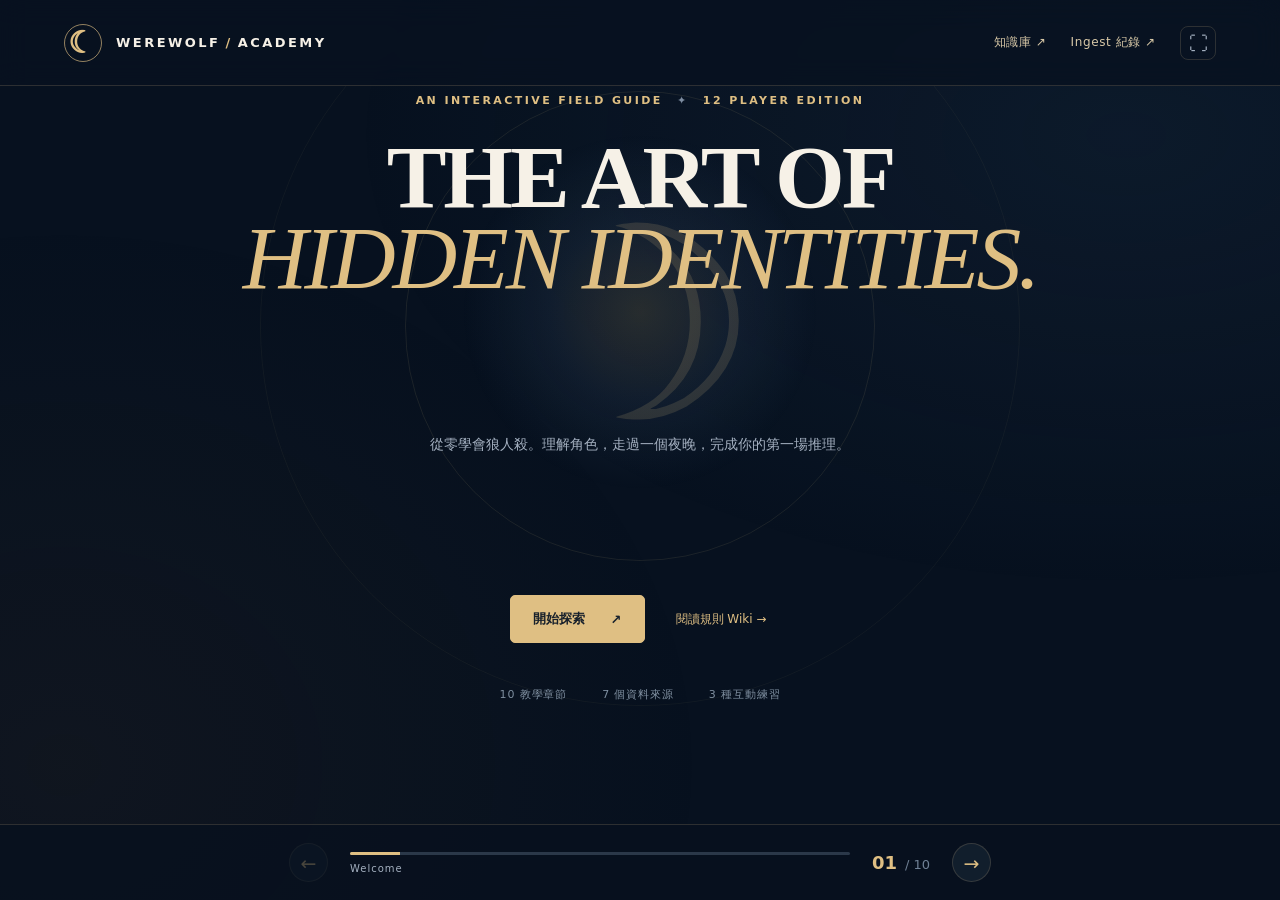
<file: index.html>
<!doctype html>
<html lang="zh-Hant"><head><meta charset="utf-8"><meta name="viewport" content="width=device-width,initial-scale=1"><meta name="theme-color" content="#07111f"><meta name="description" content="狼人殺互動教學：角色翻牌、夜晚結算、測驗與來源對照。">
<title>Werewolf Academy｜狼人殺互動教學簡報</title><link rel="stylesheet" href="assets/style.css"></head>
<body class="slides-view"><div class="app-shell">
<header class="topbar"><a class="brand" href="index.html"><span class="brand-mark">☾</span><span>WEREWOLF<span class="brand-accent">/</span>ACADEMY</span></a><div class="top-actions"><a class="subtle-link" href="wiki/index.html">知識庫 <span aria-hidden="true">↗</span></a><a class="subtle-link" href="ingest_report.html">Ingest 紀錄 ↗</a><button type="button" id="fullscreen" class="icon-btn" title="全螢幕">⛶</button></div></header>
<main class="deck" id="deck">
<section class="slide active" id="slide-1" data-title="Welcome" aria-label="簡報第1頁">
 <div class="hero-stage"><div class="halo"></div><div class="orbit orbit-one"></div><div class="orbit orbit-two"></div><div class="wolf-glyph" aria-hidden="true">☽</div></div>
 <div class="eyebrow">AN INTERACTIVE FIELD GUIDE <span class="eyebrow-dot">✦</span> 12 PLAYER EDITION</div>
 <h1 class="hero-title">THE ART OF<br><em>HIDDEN IDENTITIES.</em></h1>
 <p class="lead center">從零學會狼人殺。理解角色，走過一個夜晚，完成你的第一場推理。</p>
 <div class="hero-actions"><button class="primary-btn" data-next>開始探索 <span>↗</span></button><a class="text-btn" href="wiki/index.html">閱讀規則 Wiki →</a></div>
 <div class="hero-meta"><span>10 教學章節</span><span>7 個資料來源</span><span>3 種互動練習</span></div>
</section>
<section class="slide" id="slide-2" data-title="遊戲目標" aria-label="簡報第2頁"><div class="slide-intro"><div class="eyebrow">01 / THE CORE IDEA</div><h2>一場關於<span class="accent">身分與信任</span>的遊戲。</h2><p class="lead">每人拿到一張只有自己知道的角色牌。狼人試圖混入人群；好人靠資訊、討論與投票找出他們。</p></div>
 <div class="two-up"><div class="feature-card wolf-panel"><span class="big-emoji">🐺</span><span class="faint-label">SHADOW FACTION</span><h3>狼人陣營</h3><p>夜晚共同選定目標，白天偽裝成好人。</p><div class="feature-number">4 <small>PLAYERS</small></div></div><div class="feature-card village-panel"><span class="big-emoji">✨</span><span class="faint-label">VILLAGE FACTION</span><h3>好人陣營</h3><p>利用技能、發言與投票找出狼人。</p><div class="feature-number">8 <small>PLAYERS</small></div></div></div>
 <div class="footer-proof"><span class="proof" title="來源可追溯">C001 · <a href="wiki/index.html#C001" title="開啟此規則與來源">S02</a> · <a href="wiki/index.html#C001" title="開啟此規則與來源">S04</a></span></div></section>
<section class="slide" id="slide-3" data-title="陣營配置" aria-label="簡報第3頁"><div class="slide-intro"><div class="eyebrow">02 / THE BOARD</div><h2>12 人，<span class="accent">三種身分群</span>。</h2><p class="lead">本課程固定「狼王守衛局」，避免混用不同板子的技能與勝負條件。</p></div>
 <div class="composition"><div class="comp-card"><div class="comp-icon">🐺</div><div class="comp-count">04</div><h3>狼人陣營</h3><p>3 普通狼人＋1 狼王</p></div><div class="comp-card"><div class="comp-icon">🔮</div><div class="comp-count">04</div><h3>神職</h3><p>預言家／女巫／獵人／守衛</p></div><div class="comp-card"><div class="comp-icon">🧑‍🌾</div><div class="comp-count">04</div><h3>平民</h3><p>無夜間技能，依靠推理</p></div></div>
 <div class="bottom-note">主持人不在 12 位玩家之內，負責引導技能與宣告結果。 <span class="proof" title="來源可追溯">C001 · <a href="wiki/index.html#C001" title="開啟此規則與來源">S02</a> · <a href="wiki/index.html#C001" title="開啟此規則與來源">S04</a></span></div></section>
<section class="slide" id="slide-4" data-title="角色卡" aria-label="簡報第4頁"><div class="slide-intro"><div class="eyebrow">03 / KNOW YOUR ROLE</div><h2>認識每一張<span class="accent">角色牌</span>。</h2><p class="lead">點擊任意卡片查看技能與限制。翻牌後還可以再點一次關閉。</p></div><div class="role-grid" id="roles"><button type="button" class="role-card" data-role="狼人" aria-label="翻開狼人角色卡" aria-pressed="false">
      <span class="role-face role-front"><span class="role-symbol">🐺</span><span class="role-name">狼人</span><span class="role-know">點我翻牌 ↗</span></span>
      <span class="role-face role-back"><span class="role-type wolf">狼人陣營</span><strong>狼人</strong><span class="role-description">晚上選一位玩家為攻擊目標，白天隱藏身分。</span><span class="role-proof">C018 · S03</span></span>
    </button>
<button type="button" class="role-card" data-role="狼王" aria-label="翻開狼王角色卡" aria-pressed="false">
      <span class="role-face role-front"><span class="role-symbol">👑</span><span class="role-name">狼王</span><span class="role-know">點我翻牌 ↗</span></span>
      <span class="role-face role-back"><span class="role-type wolf">狼人陣營</span><strong>狼王</strong><span class="role-description">遭正常淘汰時可帶走一名玩家；被女巫毒則不行。</span><span class="role-proof">C011 · S01, S07</span></span>
    </button>
<button type="button" class="role-card" data-role="預言家" aria-label="翻開預言家角色卡" aria-pressed="false">
      <span class="role-face role-front"><span class="role-symbol">🔮</span><span class="role-name">預言家</span><span class="role-know">點我翻牌 ↗</span></span>
      <span class="role-face role-back"><span class="role-type good">好人陣營</span><strong>預言家</strong><span class="role-description">每晚驗一人的陣營，幫助好人蒐集資訊。</span><span class="role-proof">C015 · S03</span></span>
    </button>
<button type="button" class="role-card" data-role="女巫" aria-label="翻開女巫角色卡" aria-pressed="false">
      <span class="role-face role-front"><span class="role-symbol">🧪</span><span class="role-name">女巫</span><span class="role-know">點我翻牌 ↗</span></span>
      <span class="role-face role-back"><span class="role-type good">好人陣營</span><strong>女巫</strong><span class="role-description">一瓶解藥與一瓶毒藥；每晚最多用一瓶。</span><span class="role-proof">C016 · S03, S04</span></span>
    </button>
<button type="button" class="role-card" data-role="獵人" aria-label="翻開獵人角色卡" aria-pressed="false">
      <span class="role-face role-front"><span class="role-symbol">🏹</span><span class="role-name">獵人</span><span class="role-know">點我翻牌 ↗</span></span>
      <span class="role-face role-back"><span class="role-type good">好人陣營</span><strong>獵人</strong><span class="role-description">被狼人刀或被票出能開槍；被女巫毒不能。</span><span class="role-proof">C010 · S03</span></span>
    </button>
<button type="button" class="role-card" data-role="守衛" aria-label="翻開守衛角色卡" aria-pressed="false">
      <span class="role-face role-front"><span class="role-symbol">🛡️</span><span class="role-name">守衛</span><span class="role-know">點我翻牌 ↗</span></span>
      <span class="role-face role-back"><span class="role-type good">好人陣營</span><strong>守衛</strong><span class="role-description">每晚守一位玩家；不能連守同一人。</span><span class="role-proof">C004 · S03</span></span>
    </button>
<button type="button" class="role-card" data-role="平民" aria-label="翻開平民角色卡" aria-pressed="false">
      <span class="role-face role-front"><span class="role-symbol">🧑‍🌾</span><span class="role-name">平民</span><span class="role-know">點我翻牌 ↗</span></span>
      <span class="role-face role-back"><span class="role-type good">好人陣營</span><strong>平民</strong><span class="role-description">沒有夜間技能，靠討論與投票找出狼人。</span><span class="role-proof">C017 · S03</span></span>
    </button></div>
<div class="bottom-note">角色規則來自 <span class="proof" title="來源可追溯">C011 · <a href="wiki/index.html#C011" title="開啟此規則與來源">S01</a> · <a href="wiki/index.html#C011" title="開啟此規則與來源">S07</a></span> <span class="proof" title="來源可追溯">C016 · <a href="wiki/index.html#C016" title="開啟此規則與來源">S03</a> · <a href="wiki/index.html#C016" title="開啟此規則與來源">S04</a></span> <span class="proof" title="來源可追溯">C004 · <a href="wiki/index.html#C004" title="開啟此規則與來源">S03</a></span></div></section>
<section class="slide" id="slide-5" data-title="晝夜流程" aria-label="簡報第5頁"><div class="slide-intro"><div class="eyebrow">04 / THE CYCLE</div><h2>當夜幕降臨，<span class="accent">遊戲開始</span>。</h2><p class="lead">每個回合在夜晚與白天之間循環。主持人按順序引導各角色。</p></div>
<div class="timeline"><div class="time-node"><span>01</span><i>🌙</i><h3>天黑</h3><p>守衛、狼人、預言家、女巫等依順序行動</p></div><div class="time-join">→</div><div class="time-node"><span>02</span><i>🌅</i><h3>天亮</h3><p>主持人公布夜間出局名單</p></div><div class="time-join">→</div><div class="time-node"><span>03</span><i>💬</i><h3>討論</h3><p>存活玩家輪流提出理由</p></div><div class="time-join">→</div><div class="time-node"><span>04</span><i>🗳️</i><h3>投票</h3><p>放逐嫌疑最大的人，接著進入下一夜</p></div></div><div class="bottom-note">本板第一夜照常進行夜間結算。 <span class="proof" title="來源可追溯">C014 · <a href="wiki/index.html#C014" title="開啟此規則與來源">S03</a> · <a href="wiki/index.html#C014" title="開啟此規則與來源">S04</a></span> <span class="proof" title="來源可追溯">C003 · <a href="wiki/index.html#C003" title="開啟此規則與來源">S03</a></span></div></section>
<section class="slide" id="slide-6" data-title="勝利條件" aria-label="簡報第6頁"><div class="slide-intro"><div class="eyebrow">05 / THE WIN CONDITION</div><h2>遊戲要如何<span class="accent">獲勝</span>？</h2><p class="lead">本課程採用「屠邊」規則，不是所有狼人殺遊戲都採同一種勝利條件。</p></div>
<div class="win-grid"><div class="win-card"><span class="big-emoji">✨</span><h3>好人獲勝</h3><p>所有狼人（包含狼王）都出局。</p><div class="win-rule">WOLVES LEFT = 0</div></div><div class="win-card"><span class="big-emoji">🐺</span><h3>狼人獲勝</h3><p>所有神職出局，<strong>或</strong>所有平民出局。</p><div class="win-rule">GODS = 0 <span>OR</span> VILLAGERS = 0</div></div></div><div class="bottom-note"><span class="proof" title="來源可追溯">C002 · <a href="wiki/index.html#C002" title="開啟此規則與來源">S02</a> · <a href="wiki/index.html#C002" title="開啟此規則與來源">S04</a></span></div></section>
<section class="slide" id="slide-7" data-title="夜晚模擬器" aria-label="簡報第7頁"><div class="slide-intro"><div class="eyebrow">06 / INTERACTIVE SIMULATOR</div><h2>今晚，<span class="accent">誰會活下來</span>？</h2><p class="lead">你是主持人。選擇狼刀、守衛與女巫行動，按「天亮」模擬結算。</p></div>
<div class="sim-layout"><div class="sim-controls"><div class="input-row"><label for="wolfTarget">🐺 狼刀目標</label><select id="wolfTarget"><option value="6">6 號</option><option value="3">3 號</option><option value="9">9 號</option></select></div><div class="input-row"><label for="guardTarget">🛡️ 守衛守護</label><select id="guardTarget"><option value="6">6 號</option><option value="3">3 號</option><option value="9">9 號</option><option value="none">不守</option></select></div><div class="input-row"><label for="previousGuard">⏮ 上晚守護（驗證連守）</label><select id="previousGuard"><option value="none">前一夜無紀錄</option><option value="6">6 號</option><option value="3">3 號</option><option value="9">9 號</option></select></div><div class="input-row"><label for="witchAction">🧪 女巫行動</label><select id="witchAction"><option value="heal">使用解藥救狼刀目標</option><option value="none">不使用藥</option><option value="poison">使用毒藥（毒 9 號）</option></select></div><button class="primary-btn full" type="button" id="runNight">☀️ 天亮，結算行動</button><button class="text-btn small" type="button" id="resetNight">重設示範</button></div>
<div class="sim-output" id="nightOutput" aria-live="polite"><div class="moon-mini">☽</div><span class="faint-label">WAITING FOR DAWN</span><h3>夜晚尚未結束</h3><p>預設情境：6 號同時被狼人、守衛與女巫解藥選中。</p></div></div><div class="bottom-note"><span class="proof" title="來源可追溯">C005 · <a href="wiki/index.html#C005" title="開啟此規則與來源">S03</a></span> <span class="proof" title="來源可追溯">C004 · <a href="wiki/index.html#C004" title="開啟此規則與來源">S03</a></span> <span class="proof" title="來源可追溯">C009 · <a href="wiki/index.html#C009" title="開啟此規則與來源">S03</a></span></div></section>
<section class="slide" id="slide-8" data-title="白天討論" aria-label="簡報第8頁"><div class="slide-intro"><div class="eyebrow">07 / THE SOCIAL GAME</div><h2>白天的武器，<span class="accent">是你的推理</span>。</h2><p class="lead">說話、聽證據、判斷矛盾，最後用放逐投票做出選擇。</p></div>
<div class="discussion-layout"><div class="quote-panel"><div class="quote-mark">“</div><p>「我昨天驗到 8 號是狼人，請大家今天集中放逐 8 號。」</p><small>預言家的可能發言示例；真實對局仍需判斷可信度。</small></div><div class="discussion-steps"><div><span>01</span><strong>聽資訊</strong><p>誰提出了可驗證的內容？</p></div><div><span>02</span><strong>對照矛盾</strong><p>是否有互相衝突的說法？</p></div><div><span>03</span><strong>進行投票</strong><p>警長在本板放逐票計 1.5 票。</p></div></div></div><div class="bottom-note"><span class="proof" title="來源可追溯">C012 · <a href="wiki/index.html#C012" title="開啟此規則與來源">S03</a> · <a href="wiki/index.html#C012" title="開啟此規則與來源">S04</a></span></div></section>
<section class="slide" id="slide-9" data-title="知識挑戰" aria-label="簡報第9頁"><div class="slide-intro"><div class="eyebrow">08 / CHECK YOUR UNDERSTANDING</div><h2>你準備好<span class="accent">加入遊戲</span>了嗎？</h2><p class="lead">三題情境判斷；提交後立即看分數、解析與引用來源。</p></div>
<form id="quiz" class="quiz-form"><fieldset><legend>Q1. 狼刀 6 號、守衛守 6 號、女巫救 6 號，6 號會？</legend><label><input type="radio" name="q1" value="a"> 存活，雙重保護</label><label><input type="radio" name="q1" value="b"> 死亡，同守同救</label><label><input type="radio" name="q1" value="c"> 隔天無法投票</label></fieldset><fieldset><legend>Q2. 獵人被女巫毒殺，還可以開槍嗎？</legend><label><input type="radio" name="q2" value="a"> 可以</label><label><input type="radio" name="q2" value="b"> 不可以</label></fieldset><fieldset><legend>Q3. 本板的狼人獲勝條件是哪個？</legend><label><input type="radio" name="q3" value="a"> 人數追平好人</label><label><input type="radio" name="q3" value="b"> 所有神職或所有平民出局</label></fieldset><button type="submit" class="primary-btn" id="submitQuiz">提交答案 →</button><div id="quizResult" class="quiz-result" aria-live="polite"></div></form></section>
<section class="slide" id="slide-10" data-title="回顧與來源" aria-label="簡報第10頁"><div class="slide-intro"><div class="eyebrow">09 / YOU ARE READY</div><h2>歡迎加入<span class="accent">夜晚的遊戲</span>。</h2><p class="lead">現在你已經認識陣營、角色能力、晝夜流程和最常見的結算陷阱。</p></div>
<div class="end-card"><div class="end-badge">✓</div><h3>你完成了 Werewolf Academy</h3><p>記得在開局前先統一規則版本，別把不同板子的說明混為一談。</p><div class="end-actions"><a class="primary-btn" href="wiki/index.html">開啟 18 條規則 Wiki ↗</a><button class="text-btn" type="button" id="restartDeck">重新學習 ↻</button></div></div>
<div class="bottom-note">每條規則均可回查原始來源；本課採教學版而非通用官方規則。 <span class="proof" title="來源可追溯">C013 · <a href="wiki/index.html#C013" title="開啟此規則與來源">S01</a></span></div></section>
</main>
<nav class="deck-nav" aria-label="簡報導覽"><button id="prevSlide" type="button" aria-label="上一頁">←</button><div class="nav-progress"><div class="slide-progress" id="progressTrack"><div class="slide-progress-fill" id="progressFill"></div></div><span id="slideName">Welcome</span></div><span class="slide-number"><strong id="slideCurrent">01</strong><span>/ 10</span></span><button id="nextSlide" type="button" aria-label="下一頁">→</button></nav>
</div>
<script id="claim-data" type="application/json">{"board_composition": {"id": "C001", "title": "12 人狼王守衛配置", "explanation": "三名普通狼人、一名狼王、預言家、女巫、獵人、守衛以及四名平民。", "source_ids": ["S02", "S04"], "value": "3W_1A_4G_4V", "board": "WKG12"}, "wolf_victory": {"id": "C002", "title": "狼人屠邊勝利", "explanation": "所有神職或所有平民出局，狼人勝利；所有狼人出局，好人勝利。", "source_ids": ["S02", "S04"], "value": "side_wipe", "board": "WKG12"}, "first_night_attack": {"id": "C003", "title": "首夜照常刀人", "explanation": "本板第一夜照常行動與結算，並非第一夜必定無人出局。", "source_ids": ["S03"], "value": "normal_kill", "board": "WKG12"}, "guard_repeat": {"id": "C004", "title": "守衛不能連守", "explanation": "守衛不能連續兩晚守護同一位玩家，但可隔夜再次守護。", "source_ids": ["S03"], "value": "forbidden", "board": "WKG12"}, "double_save": {"id": "C005", "title": "同守同救仍死亡", "explanation": "狼人刀口、守衛與女巫解藥同時指向同一人，該玩家仍會死亡。", "source_ids": ["S03"], "value": "dies", "board": "WKG12"}, "guard_self": {"id": "C006", "title": "守衛可以守自己", "explanation": "守衛可選自己作為當晚守護對象（仍不可連守同一人）。", "source_ids": ["S03"], "value": "allowed", "board": "WKG12"}, "witch_self_heal": {"id": "C007", "title": "女巫不可自救", "explanation": "本板女巫不能用解藥救自己，包含第一夜。", "source_ids": ["S03"], "value": "forbidden", "board": "WKG12"}, "witch_one_per_night": {"id": "C008", "title": "女巫同晚只能用一瓶藥", "explanation": "女巫不能在同一個夜晚又使用解藥又使用毒藥。", "source_ids": ["S03"], "value": "yes", "board": "WKG12"}, "poison_unblockable": {"id": "C009", "title": "毒藥不可被守護抵銷", "explanation": "本板守衛無法抵擋女巫毒藥，解藥也不能解毒。", "source_ids": ["S03"], "value": "yes", "board": "WKG12"}, "hunter_poison_shot": {"id": "C010", "title": "獵人被毒不能開槍", "explanation": "獵人被狼人殺害或被票出可以開槍；被女巫毒殺不得開槍。", "source_ids": ["S03"], "value": "forbidden", "board": "WKG12"}, "alpha_death_shot": {"id": "C011", "title": "狼王正常出局可帶人", "explanation": "狼王被正常淘汰可帶走一位玩家，遭女巫毒殺時不能發動。", "source_ids": ["S01", "S07"], "value": "allowed_nonpoison", "board": "WKG12"}, "sheriff_vote": {"id": "C012", "title": "警長放逐投票 1.5 票", "explanation": "本板的警長在放逐投票擁有 1.5 票，警長不是獨立角色牌。", "source_ids": ["S03", "S04"], "value": "1.5", "board": "WKG12"}, "separate_versions": {"id": "C013", "title": "不可混用不同版本", "explanation": "狼人殺、米勒山谷狼人及各網站自訂規則並非完全相同，須標註版本。", "source_ids": ["S01"], "value": "yes", "board": "WKG12"}, "night_day_loop": {"id": "C014", "title": "晝夜循環", "explanation": "夜晚技能→天亮公布死訊→白天討論→放逐投票，直到勝利條件成立。", "source_ids": ["S03", "S04"], "value": "night_dawn_discuss_vote", "board": "WKG12"}, "seer_check": {"id": "C015", "title": "預言家每晚查一位陣營", "explanation": "預言家每晚驗一位玩家，獲知好人或狼人陣營資訊。", "source_ids": ["S03"], "value": "one_alignment_per_night", "board": "WKG12"}, "witch_potions": {"id": "C016", "title": "女巫各有一瓶解毒藥", "explanation": "女巫擁有一瓶解藥與一瓶毒藥，各使用一次。", "source_ids": ["S03", "S04"], "value": "one_heal_one_poison", "board": "WKG12"}, "villager_ability": {"id": "C017", "title": "平民依靠討論與投票", "explanation": "平民不具主動夜間技能，需要透過言語及投票協助好人找狼。", "source_ids": ["S03"], "value": "no_night_skill", "board": "WKG12"}, "werewolf_kill": {"id": "C018", "title": "狼人每夜共同刀一人", "explanation": "普通狼人陣營夜晚一起選定一位目標攻擊。", "source_ids": ["S03"], "value": "one_target_per_night", "board": "WKG12"}}</script><script src="assets/app.js"></script></body></html>
</file>
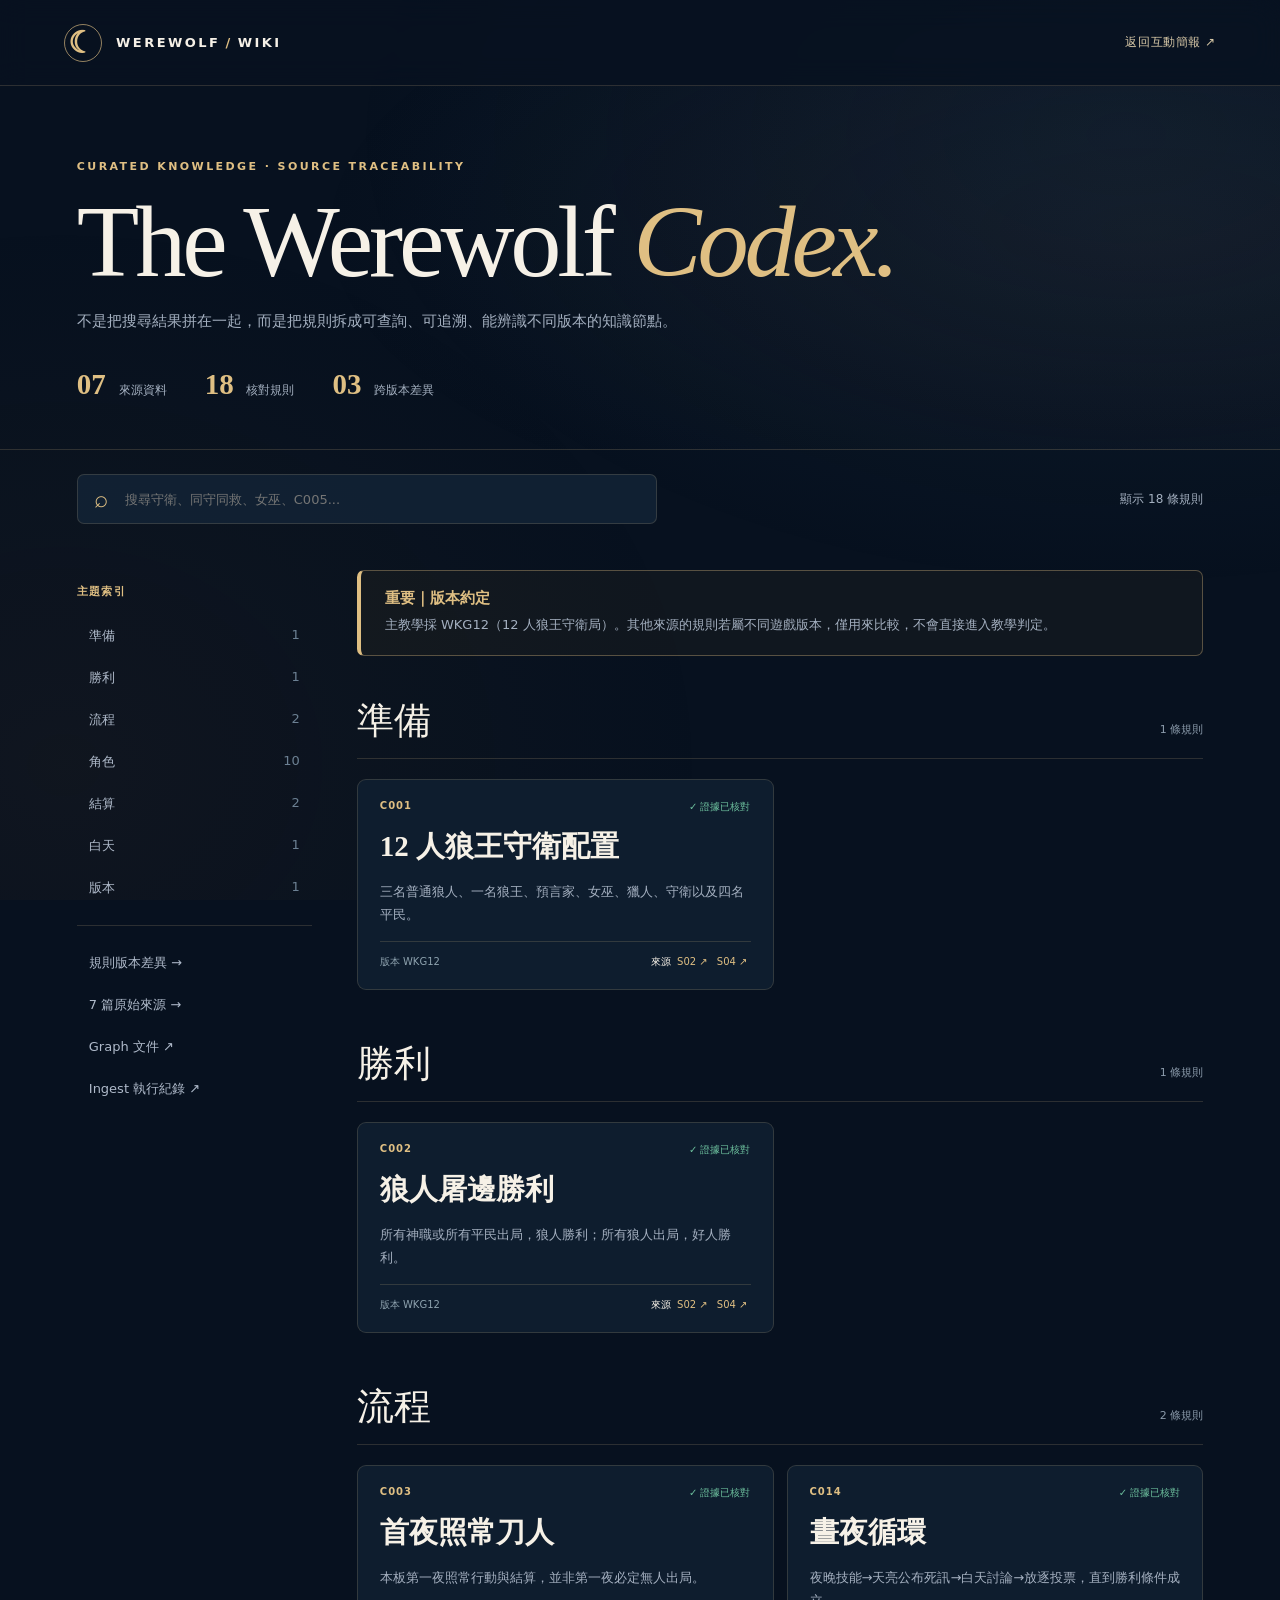
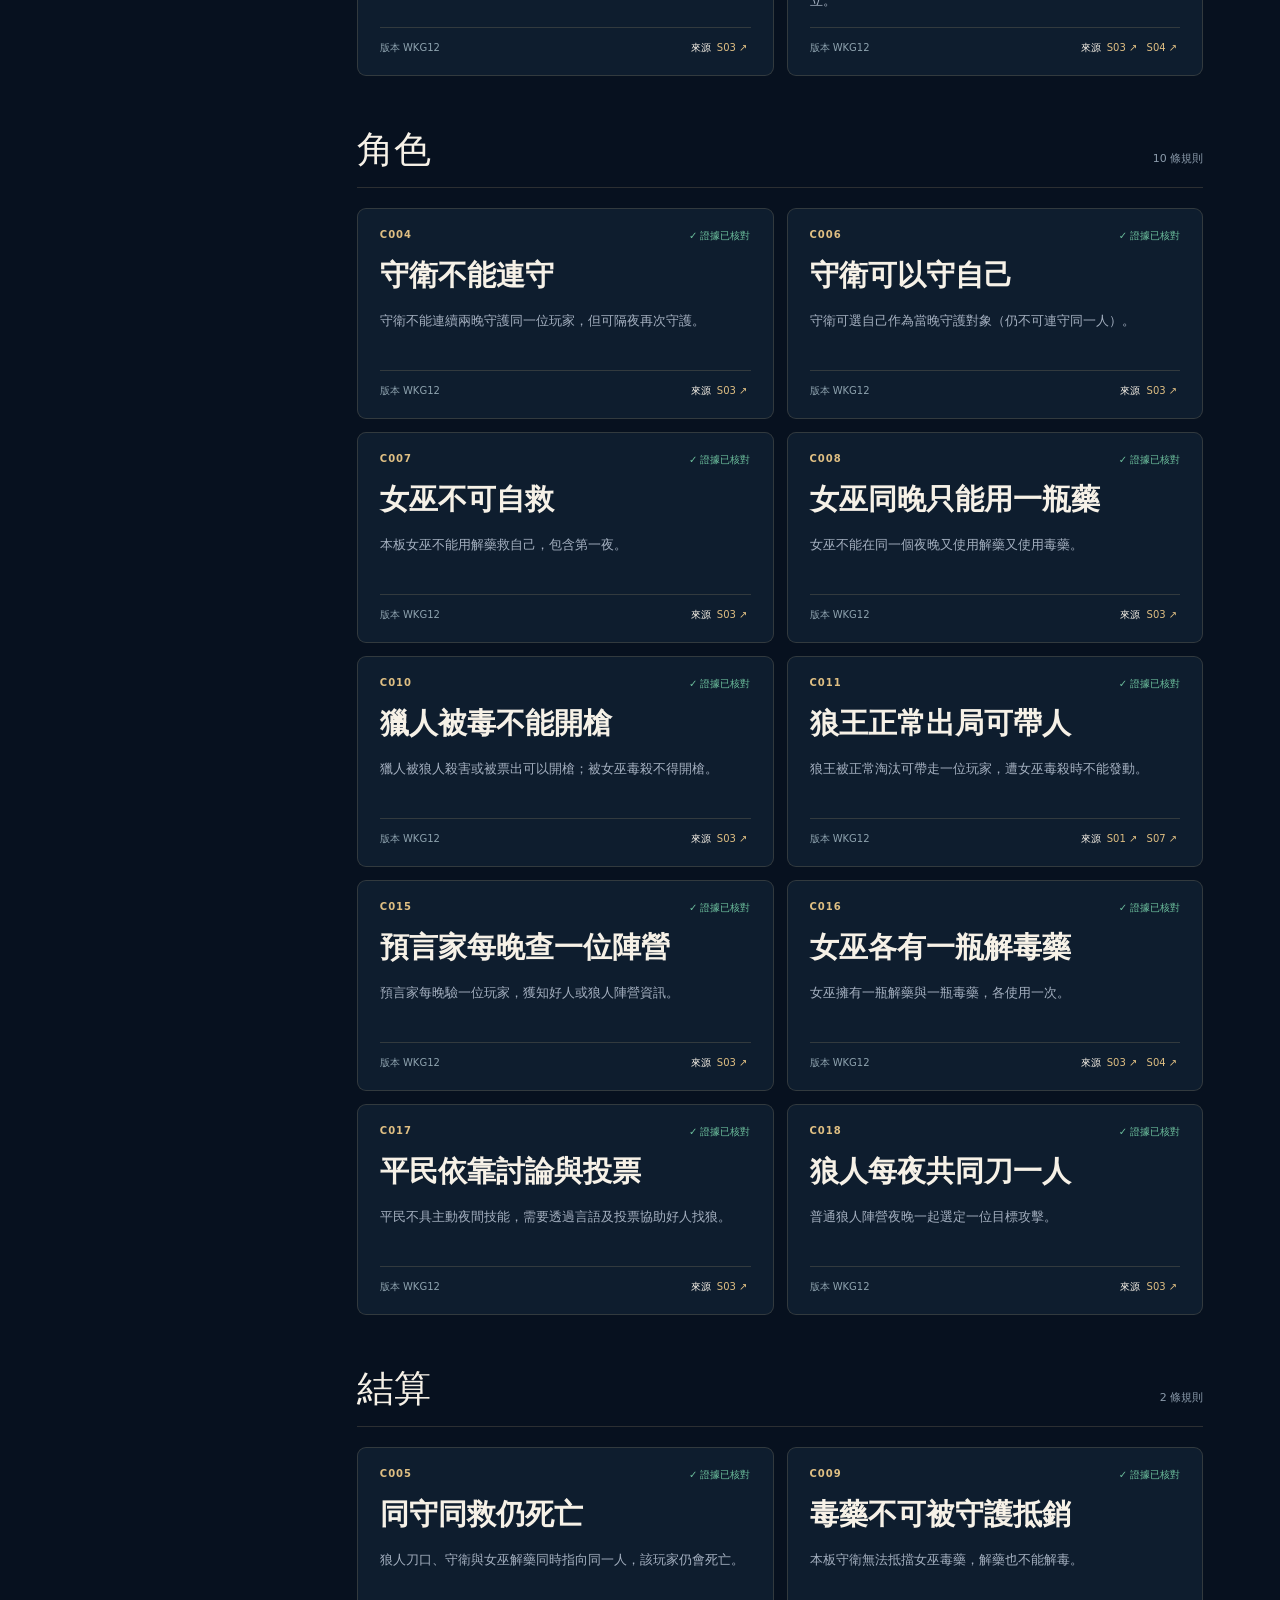
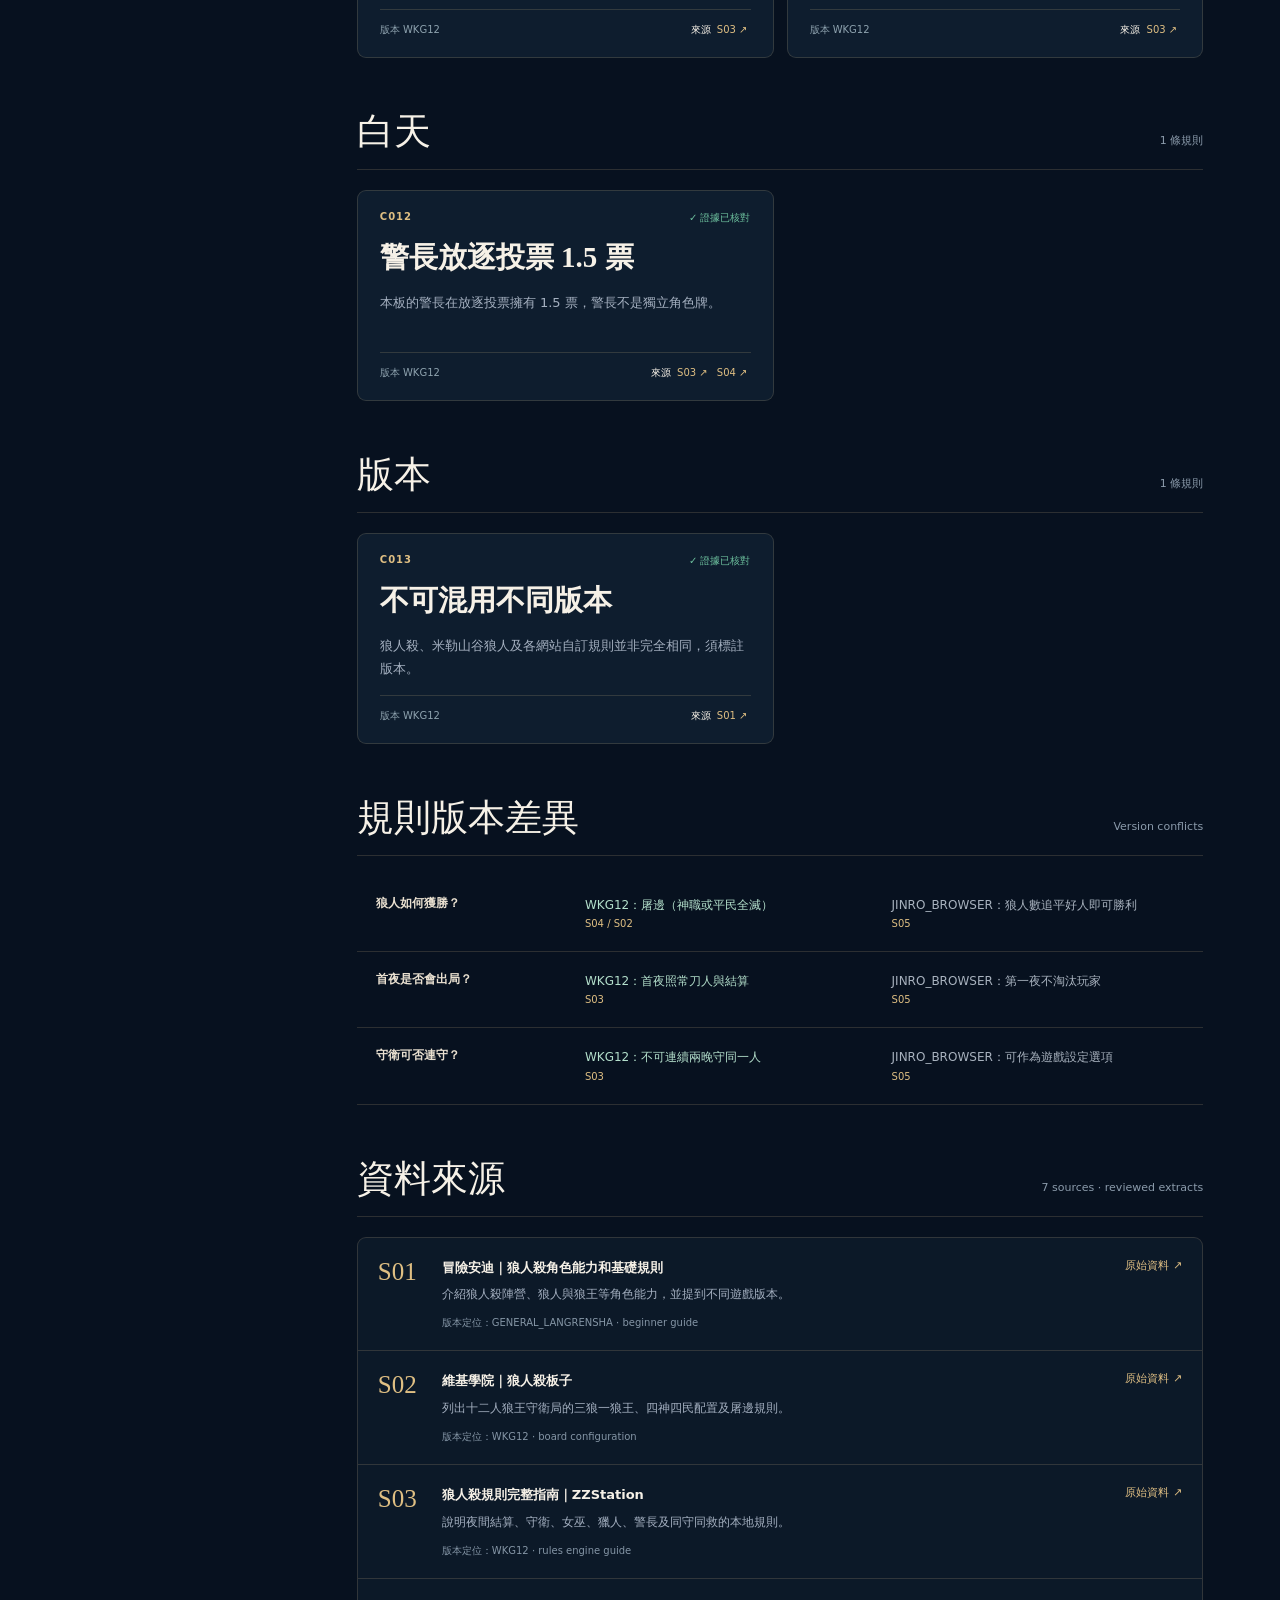
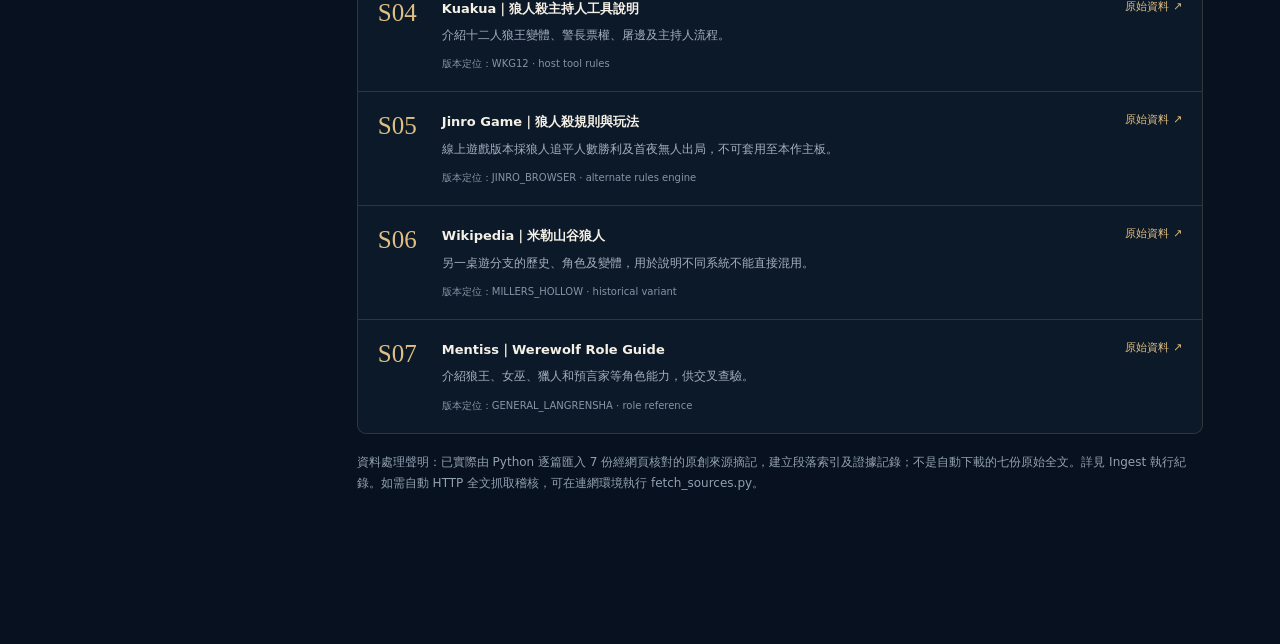
<file: wiki/index.html>
<!doctype html><html lang="zh-Hant"><head><meta charset="utf-8"><meta name="viewport" content="width=device-width,initial-scale=1"><meta name="theme-color" content="#07111f"><meta name="description" content="12 人狼王守衛局規則資料庫，18 條可追溯規則、7 篇來源和版本衝突對照。"><title>Werewolf Wiki｜可追溯狼人殺知識庫</title><link rel="stylesheet" href="../assets/style.css"></head><body class="wiki-page"><div class="wiki-layout"><header class="topbar"><a class="brand" href="../index.html"><span class="brand-mark">☾</span><span>WEREWOLF<span class="brand-accent">/</span>WIKI</span></a><a class="subtle-link" href="../index.html">返回互動簡報 ↗</a></header>
<div class="wiki-hero"><div class="eyebrow">CURATED KNOWLEDGE · SOURCE TRACEABILITY</div><h1>The Werewolf <em>Codex.</em></h1><p>不是把搜尋結果拼在一起，而是把規則拆成可查詢、可追溯、能辨識不同版本的知識節點。</p><div class="wiki-stats"><span><b>07</b> 來源資料</span><span><b>18</b> 核對規則</span><span><b>03</b> 跨版本差異</span></div></div>
<div class="wiki-toolbar"><label class="search"><span>⌕</span><input id="wikiSearch" aria-label="搜尋Wiki" type="search" placeholder="搜尋守衛、同守同救、女巫、C005..." autocomplete="off"></label><span id="wikiCount">顯示 18 條規則</span></div>
<div class="wiki-main"><aside class="wiki-sidebar"><div class="sidebar-title">主題索引</div><a href="#topic-準備">準備 <span>1</span></a><a href="#topic-勝利">勝利 <span>1</span></a><a href="#topic-流程">流程 <span>2</span></a><a href="#topic-角色">角色 <span>10</span></a><a href="#topic-結算">結算 <span>2</span></a><a href="#topic-白天">白天 <span>1</span></a><a href="#topic-版本">版本 <span>1</span></a><hr><a href="#conflicts">規則版本差異 →</a><a href="#sources">7 篇原始來源 →</a><a href="../docs/graph.md">Graph 文件 ↗</a><a href="../ingest_report.html">Ingest 執行紀錄 ↗</a></aside><div class="wiki-content"><div class="scope-notice"><strong>重要｜版本約定</strong><p>主教學採 WKG12（12 人狼王守衛局）。其他來源的規則若屬不同遊戲版本，僅用來比較，不會直接進入教學判定。</p></div><section class="topic" id="topic-準備"><div class="section-heading"><h2>準備</h2><span>1 條規則</span></div><div class="wiki-grid"><article class="wiki-entry" id="C001" data-search="12 人狼王守衛配置 三名普通狼人、一名狼王、預言家、女巫、獵人、守衛以及四名平民。 準備 C001"><div class="entry-top"><span class="entry-id">C001</span><span class="verified">✓ 證據已核對</span></div><h3>12 人狼王守衛配置</h3><p>三名普通狼人、一名狼王、預言家、女巫、獵人、守衛以及四名平民。</p><div class="rule-foot"><span class="scope">版本 WKG12</span><span>來源 <a href="https://zh.wikiversity.org/zh-hant/狼人殺/板子" target="_blank" rel="noopener noreferrer">S02 ↗</a> <a href="https://kuakua.app/zh-TW/games/werewolf" target="_blank" rel="noopener noreferrer">S04 ↗</a></span></div></article></div></section><section class="topic" id="topic-勝利"><div class="section-heading"><h2>勝利</h2><span>1 條規則</span></div><div class="wiki-grid"><article class="wiki-entry" id="C002" data-search="狼人屠邊勝利 所有神職或所有平民出局，狼人勝利；所有狼人出局，好人勝利。 勝利 C002"><div class="entry-top"><span class="entry-id">C002</span><span class="verified">✓ 證據已核對</span></div><h3>狼人屠邊勝利</h3><p>所有神職或所有平民出局，狼人勝利；所有狼人出局，好人勝利。</p><div class="rule-foot"><span class="scope">版本 WKG12</span><span>來源 <a href="https://zh.wikiversity.org/zh-hant/狼人殺/板子" target="_blank" rel="noopener noreferrer">S02 ↗</a> <a href="https://kuakua.app/zh-TW/games/werewolf" target="_blank" rel="noopener noreferrer">S04 ↗</a></span></div></article></div></section><section class="topic" id="topic-流程"><div class="section-heading"><h2>流程</h2><span>2 條規則</span></div><div class="wiki-grid"><article class="wiki-entry" id="C003" data-search="首夜照常刀人 本板第一夜照常行動與結算，並非第一夜必定無人出局。 流程 C003"><div class="entry-top"><span class="entry-id">C003</span><span class="verified">✓ 證據已核對</span></div><h3>首夜照常刀人</h3><p>本板第一夜照常行動與結算，並非第一夜必定無人出局。</p><div class="rule-foot"><span class="scope">版本 WKG12</span><span>來源 <a href="https://math.zzstation.com/werewolf/rules/" target="_blank" rel="noopener noreferrer">S03 ↗</a></span></div></article><article class="wiki-entry" id="C014" data-search="晝夜循環 夜晚技能→天亮公布死訊→白天討論→放逐投票，直到勝利條件成立。 流程 C014"><div class="entry-top"><span class="entry-id">C014</span><span class="verified">✓ 證據已核對</span></div><h3>晝夜循環</h3><p>夜晚技能→天亮公布死訊→白天討論→放逐投票，直到勝利條件成立。</p><div class="rule-foot"><span class="scope">版本 WKG12</span><span>來源 <a href="https://math.zzstation.com/werewolf/rules/" target="_blank" rel="noopener noreferrer">S03 ↗</a> <a href="https://kuakua.app/zh-TW/games/werewolf" target="_blank" rel="noopener noreferrer">S04 ↗</a></span></div></article></div></section><section class="topic" id="topic-角色"><div class="section-heading"><h2>角色</h2><span>10 條規則</span></div><div class="wiki-grid"><article class="wiki-entry" id="C004" data-search="守衛不能連守 守衛不能連續兩晚守護同一位玩家，但可隔夜再次守護。 角色 C004"><div class="entry-top"><span class="entry-id">C004</span><span class="verified">✓ 證據已核對</span></div><h3>守衛不能連守</h3><p>守衛不能連續兩晚守護同一位玩家，但可隔夜再次守護。</p><div class="rule-foot"><span class="scope">版本 WKG12</span><span>來源 <a href="https://math.zzstation.com/werewolf/rules/" target="_blank" rel="noopener noreferrer">S03 ↗</a></span></div></article><article class="wiki-entry" id="C006" data-search="守衛可以守自己 守衛可選自己作為當晚守護對象（仍不可連守同一人）。 角色 C006"><div class="entry-top"><span class="entry-id">C006</span><span class="verified">✓ 證據已核對</span></div><h3>守衛可以守自己</h3><p>守衛可選自己作為當晚守護對象（仍不可連守同一人）。</p><div class="rule-foot"><span class="scope">版本 WKG12</span><span>來源 <a href="https://math.zzstation.com/werewolf/rules/" target="_blank" rel="noopener noreferrer">S03 ↗</a></span></div></article><article class="wiki-entry" id="C007" data-search="女巫不可自救 本板女巫不能用解藥救自己，包含第一夜。 角色 C007"><div class="entry-top"><span class="entry-id">C007</span><span class="verified">✓ 證據已核對</span></div><h3>女巫不可自救</h3><p>本板女巫不能用解藥救自己，包含第一夜。</p><div class="rule-foot"><span class="scope">版本 WKG12</span><span>來源 <a href="https://math.zzstation.com/werewolf/rules/" target="_blank" rel="noopener noreferrer">S03 ↗</a></span></div></article><article class="wiki-entry" id="C008" data-search="女巫同晚只能用一瓶藥 女巫不能在同一個夜晚又使用解藥又使用毒藥。 角色 C008"><div class="entry-top"><span class="entry-id">C008</span><span class="verified">✓ 證據已核對</span></div><h3>女巫同晚只能用一瓶藥</h3><p>女巫不能在同一個夜晚又使用解藥又使用毒藥。</p><div class="rule-foot"><span class="scope">版本 WKG12</span><span>來源 <a href="https://math.zzstation.com/werewolf/rules/" target="_blank" rel="noopener noreferrer">S03 ↗</a></span></div></article><article class="wiki-entry" id="C010" data-search="獵人被毒不能開槍 獵人被狼人殺害或被票出可以開槍；被女巫毒殺不得開槍。 角色 C010"><div class="entry-top"><span class="entry-id">C010</span><span class="verified">✓ 證據已核對</span></div><h3>獵人被毒不能開槍</h3><p>獵人被狼人殺害或被票出可以開槍；被女巫毒殺不得開槍。</p><div class="rule-foot"><span class="scope">版本 WKG12</span><span>來源 <a href="https://math.zzstation.com/werewolf/rules/" target="_blank" rel="noopener noreferrer">S03 ↗</a></span></div></article><article class="wiki-entry" id="C011" data-search="狼王正常出局可帶人 狼王被正常淘汰可帶走一位玩家，遭女巫毒殺時不能發動。 角色 C011"><div class="entry-top"><span class="entry-id">C011</span><span class="verified">✓ 證據已核對</span></div><h3>狼王正常出局可帶人</h3><p>狼王被正常淘汰可帶走一位玩家，遭女巫毒殺時不能發動。</p><div class="rule-foot"><span class="scope">版本 WKG12</span><span>來源 <a href="https://andyventure.com/boardgame-langrensha/" target="_blank" rel="noopener noreferrer">S01 ↗</a> <a href="https://werewolf.mentiss.ai/en/play/roles" target="_blank" rel="noopener noreferrer">S07 ↗</a></span></div></article><article class="wiki-entry" id="C015" data-search="預言家每晚查一位陣營 預言家每晚驗一位玩家，獲知好人或狼人陣營資訊。 角色 C015"><div class="entry-top"><span class="entry-id">C015</span><span class="verified">✓ 證據已核對</span></div><h3>預言家每晚查一位陣營</h3><p>預言家每晚驗一位玩家，獲知好人或狼人陣營資訊。</p><div class="rule-foot"><span class="scope">版本 WKG12</span><span>來源 <a href="https://math.zzstation.com/werewolf/rules/" target="_blank" rel="noopener noreferrer">S03 ↗</a></span></div></article><article class="wiki-entry" id="C016" data-search="女巫各有一瓶解毒藥 女巫擁有一瓶解藥與一瓶毒藥，各使用一次。 角色 C016"><div class="entry-top"><span class="entry-id">C016</span><span class="verified">✓ 證據已核對</span></div><h3>女巫各有一瓶解毒藥</h3><p>女巫擁有一瓶解藥與一瓶毒藥，各使用一次。</p><div class="rule-foot"><span class="scope">版本 WKG12</span><span>來源 <a href="https://math.zzstation.com/werewolf/rules/" target="_blank" rel="noopener noreferrer">S03 ↗</a> <a href="https://kuakua.app/zh-TW/games/werewolf" target="_blank" rel="noopener noreferrer">S04 ↗</a></span></div></article><article class="wiki-entry" id="C017" data-search="平民依靠討論與投票 平民不具主動夜間技能，需要透過言語及投票協助好人找狼。 角色 C017"><div class="entry-top"><span class="entry-id">C017</span><span class="verified">✓ 證據已核對</span></div><h3>平民依靠討論與投票</h3><p>平民不具主動夜間技能，需要透過言語及投票協助好人找狼。</p><div class="rule-foot"><span class="scope">版本 WKG12</span><span>來源 <a href="https://math.zzstation.com/werewolf/rules/" target="_blank" rel="noopener noreferrer">S03 ↗</a></span></div></article><article class="wiki-entry" id="C018" data-search="狼人每夜共同刀一人 普通狼人陣營夜晚一起選定一位目標攻擊。 角色 C018"><div class="entry-top"><span class="entry-id">C018</span><span class="verified">✓ 證據已核對</span></div><h3>狼人每夜共同刀一人</h3><p>普通狼人陣營夜晚一起選定一位目標攻擊。</p><div class="rule-foot"><span class="scope">版本 WKG12</span><span>來源 <a href="https://math.zzstation.com/werewolf/rules/" target="_blank" rel="noopener noreferrer">S03 ↗</a></span></div></article></div></section><section class="topic" id="topic-結算"><div class="section-heading"><h2>結算</h2><span>2 條規則</span></div><div class="wiki-grid"><article class="wiki-entry" id="C005" data-search="同守同救仍死亡 狼人刀口、守衛與女巫解藥同時指向同一人，該玩家仍會死亡。 結算 C005"><div class="entry-top"><span class="entry-id">C005</span><span class="verified">✓ 證據已核對</span></div><h3>同守同救仍死亡</h3><p>狼人刀口、守衛與女巫解藥同時指向同一人，該玩家仍會死亡。</p><div class="rule-foot"><span class="scope">版本 WKG12</span><span>來源 <a href="https://math.zzstation.com/werewolf/rules/" target="_blank" rel="noopener noreferrer">S03 ↗</a></span></div></article><article class="wiki-entry" id="C009" data-search="毒藥不可被守護抵銷 本板守衛無法抵擋女巫毒藥，解藥也不能解毒。 結算 C009"><div class="entry-top"><span class="entry-id">C009</span><span class="verified">✓ 證據已核對</span></div><h3>毒藥不可被守護抵銷</h3><p>本板守衛無法抵擋女巫毒藥，解藥也不能解毒。</p><div class="rule-foot"><span class="scope">版本 WKG12</span><span>來源 <a href="https://math.zzstation.com/werewolf/rules/" target="_blank" rel="noopener noreferrer">S03 ↗</a></span></div></article></div></section><section class="topic" id="topic-白天"><div class="section-heading"><h2>白天</h2><span>1 條規則</span></div><div class="wiki-grid"><article class="wiki-entry" id="C012" data-search="警長放逐投票 1.5 票 本板的警長在放逐投票擁有 1.5 票，警長不是獨立角色牌。 白天 C012"><div class="entry-top"><span class="entry-id">C012</span><span class="verified">✓ 證據已核對</span></div><h3>警長放逐投票 1.5 票</h3><p>本板的警長在放逐投票擁有 1.5 票，警長不是獨立角色牌。</p><div class="rule-foot"><span class="scope">版本 WKG12</span><span>來源 <a href="https://math.zzstation.com/werewolf/rules/" target="_blank" rel="noopener noreferrer">S03 ↗</a> <a href="https://kuakua.app/zh-TW/games/werewolf" target="_blank" rel="noopener noreferrer">S04 ↗</a></span></div></article></div></section><section class="topic" id="topic-版本"><div class="section-heading"><h2>版本</h2><span>1 條規則</span></div><div class="wiki-grid"><article class="wiki-entry" id="C013" data-search="不可混用不同版本 狼人殺、米勒山谷狼人及各網站自訂規則並非完全相同，須標註版本。 版本 C013"><div class="entry-top"><span class="entry-id">C013</span><span class="verified">✓ 證據已核對</span></div><h3>不可混用不同版本</h3><p>狼人殺、米勒山谷狼人及各網站自訂規則並非完全相同，須標註版本。</p><div class="rule-foot"><span class="scope">版本 WKG12</span><span>來源 <a href="https://andyventure.com/boardgame-langrensha/" target="_blank" rel="noopener noreferrer">S01 ↗</a></span></div></article></div></section><section class="topic" id="conflicts"><div class="section-heading"><h2>規則版本差異</h2><span>Version conflicts</span></div><div class="conflicts"><div class="conflict-row"><strong>狼人如何獲勝？</strong><div class="variant-main">WKG12：屠邊（神職或平民全滅） <small>S04 / S02</small></div><div class="variant-other">JINRO_BROWSER：狼人數追平好人即可勝利 <small>S05</small></div></div>
<div class="conflict-row"><strong>首夜是否會出局？</strong><div class="variant-main">WKG12：首夜照常刀人與結算 <small>S03</small></div><div class="variant-other">JINRO_BROWSER：第一夜不淘汰玩家 <small>S05</small></div></div>
<div class="conflict-row"><strong>守衛可否連守？</strong><div class="variant-main">WKG12：不可連續兩晚守同一人 <small>S03</small></div><div class="variant-other">JINRO_BROWSER：可作為遊戲設定選項 <small>S05</small></div></div></div></section><section class="topic" id="sources"><div class="section-heading"><h2>資料來源</h2><span>7 sources · reviewed extracts</span></div><div class="source-list"><div class="source-row"><div class="src-index">S01</div><div><strong>冒險安迪｜狼人殺角色能力和基礎規則</strong><p>介紹狼人殺陣營、狼人與狼王等角色能力，並提到不同遊戲版本。</p><small>版本定位：GENERAL_LANGRENSHA · beginner guide</small></div><a class="src-link" href="https://andyventure.com/boardgame-langrensha/" target="_blank" rel="noopener noreferrer">原始資料 ↗</a></div>
<div class="source-row"><div class="src-index">S02</div><div><strong>維基學院｜狼人殺板子</strong><p>列出十二人狼王守衛局的三狼一狼王、四神四民配置及屠邊規則。</p><small>版本定位：WKG12 · board configuration</small></div><a class="src-link" href="https://zh.wikiversity.org/zh-hant/狼人殺/板子" target="_blank" rel="noopener noreferrer">原始資料 ↗</a></div>
<div class="source-row"><div class="src-index">S03</div><div><strong>狼人殺規則完整指南｜ZZStation</strong><p>說明夜間結算、守衛、女巫、獵人、警長及同守同救的本地規則。</p><small>版本定位：WKG12 · rules engine guide</small></div><a class="src-link" href="https://math.zzstation.com/werewolf/rules/" target="_blank" rel="noopener noreferrer">原始資料 ↗</a></div>
<div class="source-row"><div class="src-index">S04</div><div><strong>Kuakua｜狼人殺主持人工具說明</strong><p>介紹十二人狼王變體、警長票權、屠邊及主持人流程。</p><small>版本定位：WKG12 · host tool rules</small></div><a class="src-link" href="https://kuakua.app/zh-TW/games/werewolf" target="_blank" rel="noopener noreferrer">原始資料 ↗</a></div>
<div class="source-row"><div class="src-index">S05</div><div><strong>Jinro Game｜狼人殺規則與玩法</strong><p>線上遊戲版本採狼人追平人數勝利及首夜無人出局，不可套用至本作主板。</p><small>版本定位：JINRO_BROWSER · alternate rules engine</small></div><a class="src-link" href="https://jinro-game.com/zh-hant/rules/" target="_blank" rel="noopener noreferrer">原始資料 ↗</a></div>
<div class="source-row"><div class="src-index">S06</div><div><strong>Wikipedia｜米勒山谷狼人</strong><p>另一桌遊分支的歷史、角色及變體，用於說明不同系統不能直接混用。</p><small>版本定位：MILLERS_HOLLOW · historical variant</small></div><a class="src-link" href="https://zh.wikipedia.org/wiki/米勒山谷狼人" target="_blank" rel="noopener noreferrer">原始資料 ↗</a></div>
<div class="source-row"><div class="src-index">S07</div><div><strong>Mentiss｜Werewolf Role Guide</strong><p>介紹狼王、女巫、獵人和預言家等角色能力，供交叉查驗。</p><small>版本定位：GENERAL_LANGRENSHA · role reference</small></div><a class="src-link" href="https://werewolf.mentiss.ai/en/play/roles" target="_blank" rel="noopener noreferrer">原始資料 ↗</a></div></div><div class="source-disclaimer">資料處理聲明：已實際由 Python 逐篇匯入 7 份經網頁核對的原創來源摘記，建立段落索引及證據記錄；不是自動下載的七份原始全文。詳見 Ingest 執行紀錄。如需自動 HTTP 全文抓取稽核，可在連網環境執行 fetch_sources.py。</div></section></div></div></div><script src="../assets/wiki.js"></script></body></html>
</file>
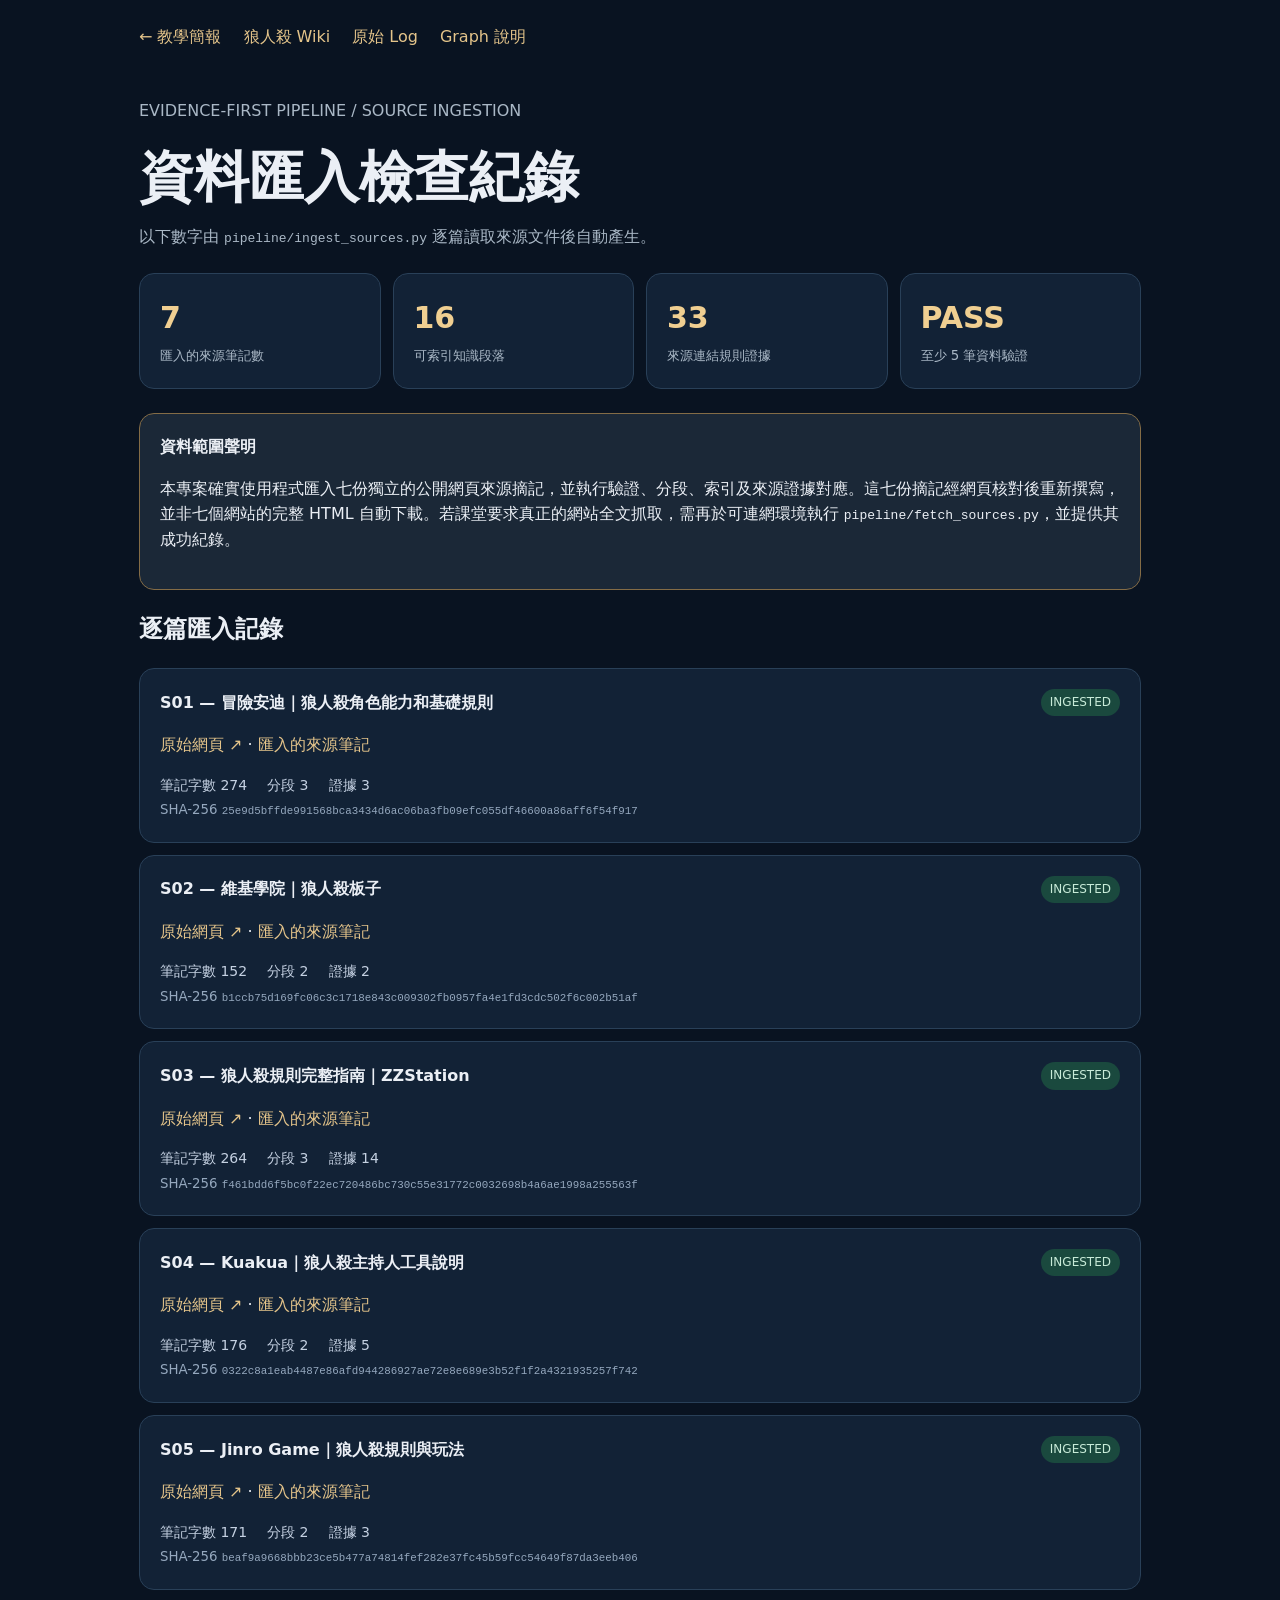
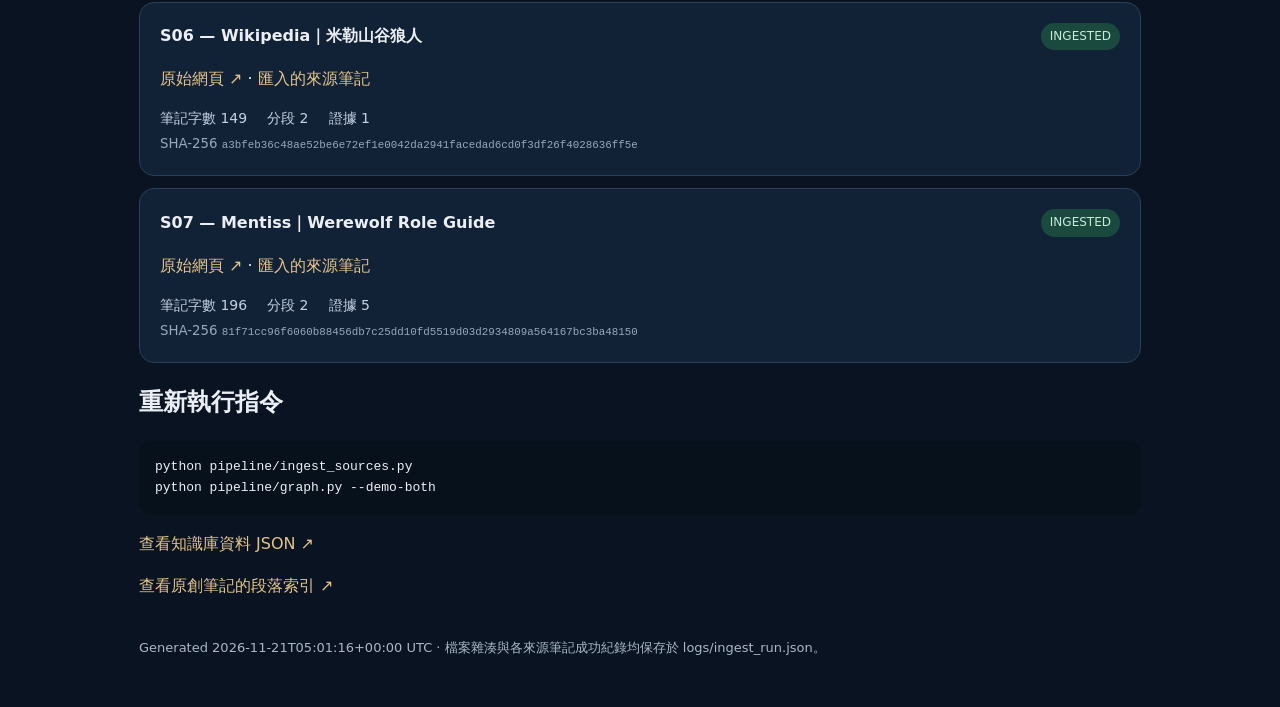
<file: ingest_report.html>
<!doctype html><html lang="zh-Hant"><head><meta charset="utf-8"><meta name="viewport" content="width=device-width,initial-scale=1"><title>Werewolf Academy｜Ingest 紀錄</title><style>
:root{color-scheme:dark}*{box-sizing:border-box}body{margin:0;font-family:system-ui,-apple-system,"Noto Sans TC",sans-serif;background:#091321;color:#ebeff5;line-height:1.6}a{color:#e4c48a;text-decoration:none}a:hover{text-decoration:underline}header,main{max-width:1050px;margin:auto;padding:24px}nav{display:flex;gap:22px;flex-wrap:wrap}h1{font-size:clamp(32px,5vw,55px);line-height:1.1;margin:24px 0 8px}.sub{color:#aab8c6}.summary{display:grid;grid-template-columns:repeat(auto-fit,minmax(170px,1fr));gap:12px;margin:24px 0}.metric,.source,.notice{padding:20px;background:#122236;border:1px solid #294058;border-radius:15px}.metric strong{font-size:30px;display:block;color:#f0cf91}.metric small{color:#aab8c6}.source{margin:12px 0}.head{display:flex;justify-content:space-between;gap:8px;align-items:center;flex-wrap:wrap}.pill{font-size:12px;padding:4px 9px;border-radius:20px;background:#1a493e;color:#c8ebd8}.stats{display:flex;gap:20px;flex-wrap:wrap;font-size:14px;color:#c5d1e2}code{overflow-wrap:anywhere}small{color:#95a8be}.notice{background:#1b2837;border-color:#846c46}pre{padding:16px;border-radius:12px;background:#07111b;overflow:auto}footer{padding:24px 0;color:#aab8c6;font-size:13px}
</style></head><body><header><nav><a href="index.html">← 教學簡報</a><a href="wiki/index.html">狼人殺 Wiki</a><a href="logs/ingest_run.json">原始 Log</a><a href="docs/graph.md">Graph 說明</a></nav></header><main>
<div class="sub">EVIDENCE-FIRST PIPELINE / SOURCE INGESTION</div><h1>資料匯入檢查紀錄</h1><p class="sub">以下數字由 <code>pipeline/ingest_sources.py</code> 逐篇讀取來源文件後自動產生。</p>
<div class="summary"><div class="metric"><strong>7</strong><small>匯入的來源筆記數</small></div><div class="metric"><strong>16</strong><small>可索引知識段落</small></div><div class="metric"><strong>33</strong><small>來源連結規則證據</small></div><div class="metric"><strong>PASS</strong><small>至少 5 筆資料驗證</small></div></div>
<section class="notice"><strong>資料範圍聲明</strong><p>本專案確實使用程式匯入七份獨立的公開網頁來源摘記，並執行驗證、分段、索引及來源證據對應。這七份摘記經網頁核對後重新撰寫，並非七個網站的完整 HTML 自動下載。若課堂要求真正的網站全文抓取，需再於可連網環境執行 <code>pipeline/fetch_sources.py</code>，並提供其成功紀錄。</p></section>
<h2>逐篇匯入記錄</h2><article class="source">
<div class="head"><strong>S01 — 冒險安迪｜狼人殺角色能力和基礎規則</strong><span class="pill">INGESTED</span></div>
<p><a href="https://andyventure.com/boardgame-langrensha/" target="_blank" rel="noopener noreferrer">原始網頁 ↗</a> · <a href="data/source_inputs/S01.json">匯入的來源筆記</a></p>
<div class="stats"><span>筆記字數 274</span><span>分段 3</span><span>證據 3</span></div>
<small>SHA-256 <code>25e9d5bffde991568bca3434d6ac06ba3fb09efc055df46600a86aff6f54f917</code></small></article><article class="source">
<div class="head"><strong>S02 — 維基學院｜狼人殺板子</strong><span class="pill">INGESTED</span></div>
<p><a href="https://zh.wikiversity.org/zh-hant/狼人殺/板子" target="_blank" rel="noopener noreferrer">原始網頁 ↗</a> · <a href="data/source_inputs/S02.json">匯入的來源筆記</a></p>
<div class="stats"><span>筆記字數 152</span><span>分段 2</span><span>證據 2</span></div>
<small>SHA-256 <code>b1ccb75d169fc06c3c1718e843c009302fb0957fa4e1fd3cdc502f6c002b51af</code></small></article><article class="source">
<div class="head"><strong>S03 — 狼人殺規則完整指南｜ZZStation</strong><span class="pill">INGESTED</span></div>
<p><a href="https://math.zzstation.com/werewolf/rules/" target="_blank" rel="noopener noreferrer">原始網頁 ↗</a> · <a href="data/source_inputs/S03.json">匯入的來源筆記</a></p>
<div class="stats"><span>筆記字數 264</span><span>分段 3</span><span>證據 14</span></div>
<small>SHA-256 <code>f461bdd6f5bc0f22ec720486bc730c55e31772c0032698b4a6ae1998a255563f</code></small></article><article class="source">
<div class="head"><strong>S04 — Kuakua｜狼人殺主持人工具說明</strong><span class="pill">INGESTED</span></div>
<p><a href="https://kuakua.app/zh-TW/games/werewolf" target="_blank" rel="noopener noreferrer">原始網頁 ↗</a> · <a href="data/source_inputs/S04.json">匯入的來源筆記</a></p>
<div class="stats"><span>筆記字數 176</span><span>分段 2</span><span>證據 5</span></div>
<small>SHA-256 <code>0322c8a1eab4487e86afd944286927ae72e8e689e3b52f1f2a4321935257f742</code></small></article><article class="source">
<div class="head"><strong>S05 — Jinro Game｜狼人殺規則與玩法</strong><span class="pill">INGESTED</span></div>
<p><a href="https://jinro-game.com/zh-hant/rules/" target="_blank" rel="noopener noreferrer">原始網頁 ↗</a> · <a href="data/source_inputs/S05.json">匯入的來源筆記</a></p>
<div class="stats"><span>筆記字數 171</span><span>分段 2</span><span>證據 3</span></div>
<small>SHA-256 <code>beaf9a9668bbb23ce5b477a74814fef282e37fc45b59fcc54649f87da3eeb406</code></small></article><article class="source">
<div class="head"><strong>S06 — Wikipedia｜米勒山谷狼人</strong><span class="pill">INGESTED</span></div>
<p><a href="https://zh.wikipedia.org/wiki/米勒山谷狼人" target="_blank" rel="noopener noreferrer">原始網頁 ↗</a> · <a href="data/source_inputs/S06.json">匯入的來源筆記</a></p>
<div class="stats"><span>筆記字數 149</span><span>分段 2</span><span>證據 1</span></div>
<small>SHA-256 <code>a3bfeb36c48ae52be6e72ef1e0042da2941facedad6cd0f3df26f4028636ff5e</code></small></article><article class="source">
<div class="head"><strong>S07 — Mentiss｜Werewolf Role Guide</strong><span class="pill">INGESTED</span></div>
<p><a href="https://werewolf.mentiss.ai/en/play/roles" target="_blank" rel="noopener noreferrer">原始網頁 ↗</a> · <a href="data/source_inputs/S07.json">匯入的來源筆記</a></p>
<div class="stats"><span>筆記字數 196</span><span>分段 2</span><span>證據 5</span></div>
<small>SHA-256 <code>81f71cc96f6060b88456db7c25dd10fd5519d03d2934809a564167bc3ba48150</code></small></article><h2>重新執行指令</h2><pre>python pipeline/ingest_sources.py
python pipeline/graph.py --demo-both</pre>
<p><a href="data/ingested_sources.json">查看知識庫資料 JSON ↗</a></p><p><a href="data/source_chunks.json">查看原創筆記的段落索引 ↗</a></p>
<footer>Generated 2026-11-21T05:01:16+00:00 UTC · 檔案雜湊與各來源筆記成功紀錄均保存於 logs/ingest_run.json。</footer></main></body></html>
</file>
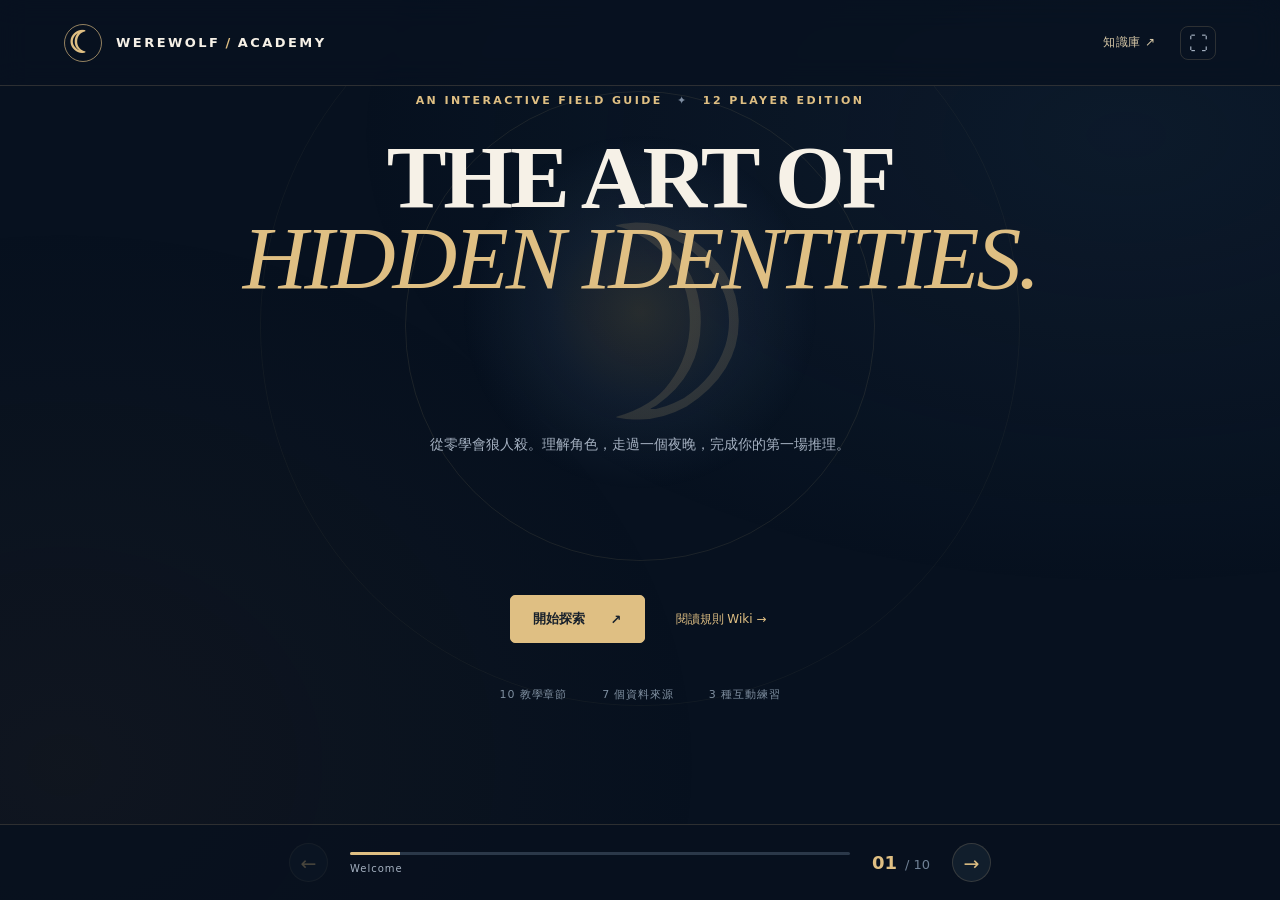
<file: werewolf_academy_slides.html>
<!doctype html>
<html lang="zh-Hant"><head><meta charset="utf-8"><meta name="viewport" content="width=device-width,initial-scale=1"><meta name="theme-color" content="#07111f"><meta name="description" content="狼人殺互動教學：角色翻牌、夜晚結算、測驗與來源對照。">
<title>Werewolf Academy｜狼人殺互動教學簡報</title><style>:root{color-scheme:dark;--bg:#07111f;--bg2:#0b1728;--panel:#111e2e;--line:rgba(216,190,137,.18);--text:#f6f1e7;--muted:#a4b0c0;--gold:#dfbf83;--gold2:#f0d59e;--wolf:#d58b84;--village:#9cbab0;--good:#6cbf9d;--bad:#ef9a8c;--serif:'Cormorant Garamond',Georgia,serif;--sans:'DM Sans','Noto Sans TC',system-ui,sans-serif}
*{box-sizing:border-box}html{scroll-behavior:smooth}body{margin:0;background:var(--bg);color:var(--text);font-family:var(--sans);font-size:15px;-webkit-font-smoothing:antialiased}a{color:inherit;text-decoration:none}button,select,input{font:inherit}button{cursor:pointer}a,button,select,input{outline-offset:3px}button:focus-visible,a:focus-visible,select:focus-visible,input:focus-visible{outline:2px solid var(--gold)}
body::before{content:'';position:fixed;inset:0;pointer-events:none;background:radial-gradient(ellipse 60% 50% at 88% 15%,rgba(37,65,95,.19),transparent),radial-gradient(ellipse 50% 60% at 5% 85%,rgba(96,64,37,.1),transparent);z-index:0}
.app-shell{max-width:1560px;margin:auto;min-height:100vh;display:flex;flex-direction:column;position:relative;z-index:1}.topbar{height:86px;flex:none;display:flex;align-items:center;justify-content:space-between;padding:0 clamp(22px,5vw,86px);border-bottom:1px solid var(--line);position:relative;z-index:5;background:rgba(8,18,32,.82);backdrop-filter:blur(14px)}.brand{display:flex;align-items:center;gap:14px;font-size:13px;letter-spacing:.19em;font-weight:700}.brand-mark{font-family:var(--serif);border:1px solid rgba(223,191,131,.65);width:38px;height:38px;display:grid;place-items:center;border-radius:50%;font-size:30px;line-height:1;color:var(--gold)}.brand-accent{color:var(--gold);padding:0 5px}.top-actions{display:flex;align-items:center;gap:24px}.subtle-link{color:#d9c9a8;font-size:12px;letter-spacing:.05em}.subtle-link:hover,.text-btn:hover{color:#fff}.icon-btn{background:none;border:1px solid var(--line);border-radius:8px;color:var(--muted);height:34px;width:36px;font-size:19px}
.deck{flex:1;position:relative;min-height:670px}.slide{display:none;padding:clamp(34px,5vh,64px) clamp(24px,7vw,112px) 44px;min-height:660px;animation:fadeRise .36s ease both;position:relative}.slide.active{display:flex;flex-direction:column}@keyframes fadeRise{from{opacity:.3;transform:translateY(10px)}to{opacity:1;transform:translateY(0)}}.eyebrow{color:var(--gold);letter-spacing:.22em;text-transform:uppercase;font-weight:700;font-size:11px;margin-bottom:18px}.eyebrow-dot{padding:0 8px;color:#7e8da1}.slide h2{font-family:var(--serif);font-weight:600;letter-spacing:-.028em;font-size:clamp(38px,4vw,66px);line-height:1.04;margin:0 0 16px}.accent,.hero-title em,.wiki-hero em{color:var(--gold);font-style:italic}.lead{font-size:clamp(14px,1.1vw,17px);line-height:1.85;color:var(--muted);max-width:810px;margin:0}.slide-intro{margin-bottom:30px}.bottom-note{margin-top:auto;padding-top:26px;border-top:1px solid var(--line);font-size:12px;line-height:1.7;color:var(--muted)}.footer-proof{margin-top:auto;text-align:center}.proof{display:inline-flex;flex-wrap:wrap;gap:5px;align-items:center;margin:2px 5px 2px 0;padding:3px 8px;border:1px solid rgba(223,191,131,.3);border-radius:6px;color:#c8b797;font-size:10px;font-family:var(--sans)}.proof a{color:var(--gold)}.proof a:hover{text-decoration:underline}
/* COVER */
#slide-1{align-items:center;justify-content:center;text-align:center;padding-top:8px;overflow:hidden}#slide-1>.eyebrow{position:relative;z-index:2}h1.hero-title{font-family:var(--serif);font-size:clamp(50px,7vw,112px);line-height:.9;letter-spacing:-.035em;font-weight:600;margin:12px 0 24px;position:relative;z-index:2}.hero-title em{font-weight:500}.lead.center{margin:auto;max-width:580px}.hero-actions{display:flex;align-items:center;justify-content:center;gap:27px;margin-top:30px}.primary-btn{display:inline-flex;align-items:center;gap:26px;justify-content:center;background:var(--gold);color:#17202b;border:1px solid var(--gold);font-weight:700;padding:14px 22px;border-radius:5px;transition:.15s transform,.15s background;font-size:13px;text-align:center}.primary-btn:hover{transform:translateY(-2px);background:var(--gold2)}.text-btn{color:var(--gold);background:none;border:0;padding:8px 4px;font-size:12px}.hero-meta{display:flex;gap:35px;color:#7f8fa0;font-size:11px;letter-spacing:.08em;margin-top:44px}.hero-stage{position:absolute;inset:-40px 0 0;pointer-events:none;z-index:-1}.halo{position:absolute;width:360px;height:360px;background:radial-gradient(circle,rgba(207,177,117,.16),rgba(126,160,197,.08) 36%,transparent 70%);border-radius:50%;left:50%;top:38%;transform:translate(-50%,-50%)}.orbit{position:absolute;left:50%;top:40%;transform:translate(-50%,-50%);border:1px solid rgba(201,177,127,.11);border-radius:50%}.orbit-one{width:470px;height:470px}.orbit-two{width:760px;height:760px;opacity:.5}.wolf-glyph{font-family:var(--serif);font-size:270px;position:absolute;left:50%;top:40%;transform:translate(-50%,-50%);opacity:.15;color:var(--gold)}
/* GALLERY */
.two-up,.win-grid{display:grid;grid-template-columns:1fr 1fr;gap:22px;max-width:1050px;margin:auto;width:100%}.feature-card{border:1px solid var(--line);border-radius:12px;background:linear-gradient(145deg,rgba(35,50,70,.78),rgba(11,23,39,.95));min-height:300px;padding:34px;position:relative;overflow:hidden}.feature-card.wolf-panel{background:linear-gradient(145deg,rgba(93,43,55,.36),rgba(11,23,39,.95))}.feature-card.village-panel{background:linear-gradient(145deg,rgba(46,80,76,.27),rgba(11,23,39,.95))}.big-emoji{display:block;font-size:40px;margin-bottom:26px}.faint-label{font-size:10px;letter-spacing:.17em;color:#8394a7;text-transform:uppercase}.feature-card h3,.comp-card h3,.win-card h3{font-family:var(--serif);font-size:32px;margin:12px 0 8px}.feature-card p,.comp-card p,.win-card p{color:var(--muted);line-height:1.7;font-size:14px}.feature-number{font-family:var(--serif);font-size:56px;position:absolute;right:35px;bottom:21px;color:rgba(223,191,131,.63)}.feature-number small{font-family:var(--sans);font-size:10px;letter-spacing:.13em}.composition{display:grid;grid-template-columns:repeat(3,1fr);gap:18px;margin:30px 0 28px}.comp-card{border:1px solid var(--line);border-radius:12px;background:rgba(19,34,51,.84);text-align:center;padding:28px 14px 36px}.comp-icon{font-size:34px}.comp-count{font-family:var(--serif);font-size:82px;line-height:1.12;color:var(--gold);margin-top:15px}.comp-card h3{font-size:27px;margin:0}.comp-card p{font-size:12px}
/* ROLE CARDS */
.role-grid{display:grid;grid-template-columns:repeat(7,minmax(0,1fr));gap:13px;flex:1;align-items:start}.role-card{padding:0;border:1px solid rgba(209,186,147,.28);border-radius:9px;height:235px;position:relative;perspective:1000px;background:transparent;color:var(--text);overflow:hidden;transition:transform .2s,border .2s}.role-card:hover{transform:translateY(-5px);border-color:var(--gold)}.role-face{position:absolute;inset:0;padding:14px;display:flex;flex-direction:column;align-items:center;justify-content:center;backface-visibility:hidden;transition:transform .52s ease;transform:rotateY(0deg);background:linear-gradient(145deg,#17283e,#0c1828)}.role-front:after{content:'';position:absolute;inset:8px;border:1px solid rgba(213,180,120,.14);border-radius:5px;pointer-events:none}.role-back{transform:rotateY(-180deg);gap:14px;background:linear-gradient(160deg,#233448,#0b1b30)}.role-card.flipped .role-front{transform:rotateY(180deg)}.role-card.flipped .role-back{transform:rotateY(0deg)}.role-symbol{font-size:51px;filter:drop-shadow(0 0 20px rgba(212,188,131,.25))}.role-name{font-family:var(--serif);font-size:25px;margin-top:17px}.role-know{font-size:10px;margin-top:20px;color:var(--gold)}.role-type{font-size:10px;letter-spacing:.06em;text-transform:uppercase;padding:3px 6px;border-radius:5px}.role-type.wolf{background:rgba(222,105,101,.2);color:#e7a3a0}.role-type.good{background:rgba(110,200,161,.16);color:#a8ddc8}.role-back strong{font-family:var(--serif);font-size:24px}.role-description{font-size:12px;line-height:1.65;color:#d9d5cd}.role-proof{font-size:10px;color:var(--gold)}
/* FLOW */
.timeline{display:flex;gap:10px;justify-content:space-between;margin:38px 0}.time-node{flex:1;min-height:235px;border:1px solid var(--line);background:rgba(20,35,53,.9);border-radius:12px;padding:24px 17px}.time-node>span{color:#879aaa;font-size:12px}.time-node i{display:block;margin-top:22px;font-size:34px;font-style:normal}.time-node h3{font-family:var(--serif);font-size:30px;margin:8px 0}.time-node p{font-size:12px;color:var(--muted);line-height:1.7}.time-join{display:flex;align-items:center;color:var(--gold);font-size:25px}.win-card{border:1px solid var(--line);background:var(--panel);border-radius:12px;padding:29px;min-height:285px}.win-card h3{font-size:36px}.win-rule{display:inline-block;margin-top:17px;border:1px solid rgba(223,191,131,.28);color:var(--gold);font-weight:700;letter-spacing:.1em;font-size:12px;padding:11px;border-radius:6px}.win-rule span{font-weight:400;opacity:.6;margin:0 4px}
/* SIMULATOR */
.sim-layout{display:grid;grid-template-columns:minmax(310px,.86fr) 1.14fr;gap:20px}.sim-controls,.sim-output{background:rgba(17,30,46,.9);border:1px solid var(--line);border-radius:12px;padding:28px}.sim-controls{display:grid;grid-template-columns:1fr 1fr;gap:16px}.input-row label{display:block;color:#c6cdd6;font-size:11px;margin-bottom:9px}.input-row select{width:100%;background:#0b1b2b;color:var(--text);border:1px solid rgba(223,191,131,.2);border-radius:5px;padding:12px 10px;font-size:12px}.primary-btn.full{width:100%;grid-column:1/-1}.text-btn.small{grid-column:1/-1;justify-self:center}.sim-output{text-align:center;min-height:280px;display:flex;flex-direction:column;align-items:center;justify-content:center}.sim-output .moon-mini{font-size:76px;color:rgba(223,191,131,.7);font-family:var(--serif)}.sim-output h3{font-family:var(--serif);font-size:30px;margin:12px 0}.sim-output p{font-size:13px;color:var(--muted);line-height:1.7}.sim-output.result-dead{border-color:rgba(221,116,106,.35);background:linear-gradient(145deg,rgba(91,39,45,.22),rgba(17,30,46,.95))}.sim-output.result-alive{border-color:rgba(93,196,147,.35);background:linear-gradient(145deg,rgba(33,80,63,.22),rgba(17,30,46,.95))}.sim-output.result-error{border-color:var(--gold)}.sim-status{font-size:15px;color:var(--text);line-height:1.7}
/* DISCUSSION & QUIZ */
.discussion-layout{display:grid;grid-template-columns:1.15fr .85fr;gap:20px}.quote-panel,.discussion-steps{border:1px solid var(--line);border-radius:11px;background:var(--panel);padding:30px}.quote-mark{font-family:var(--serif);color:var(--gold);font-size:80px;height:62px;line-height:1}.quote-panel>p{font-family:var(--serif);font-size:clamp(27px,3vw,41px);line-height:1.35;margin:20px 0 28px}.quote-panel small{color:var(--muted);line-height:1.65}.discussion-steps>div{display:grid;grid-template-columns:34px 1fr;align-items:center;gap:2px 10px;border-bottom:1px solid var(--line);padding:12px 0}.discussion-steps>div:last-child{border:0}.discussion-steps span{grid-row:1/3;color:var(--gold);font-family:var(--serif);font-size:31px}.discussion-steps strong{font-size:14px}.discussion-steps p{font-size:12px;color:var(--muted);margin:2px 0 0}.quiz-form{display:grid;grid-template-columns:repeat(3,1fr);gap:14px;align-items:start}.quiz-form fieldset{border:1px solid var(--line);border-radius:10px;margin:0;padding:18px;min-width:0;background:var(--panel)}.quiz-form legend{font-size:13px;line-height:1.6;color:var(--gold);font-weight:600;padding:0 5px}.quiz-form fieldset label{display:flex;align-items:start;gap:9px;font-size:12px;line-height:1.65;margin:11px 0;color:#d6dbe1;cursor:pointer}.quiz-form fieldset input{margin:4px 0 0;accent-color:var(--gold)}.quiz-result{grid-column:1/-1;font-size:12px;line-height:1.8;color:var(--muted);min-height:20px}.quiz-result .score{font-family:var(--serif);font-size:34px;color:var(--gold)}.quiz-result strong{color:var(--text)}.quiz-result a{color:var(--gold)}.end-card{margin:auto;max-width:640px;text-align:center;border:1px solid var(--line);background:linear-gradient(150deg,rgba(57,71,79,.28),rgba(12,29,48,.78));padding:46px;border-radius:13px}.end-badge{height:60px;width:60px;border:1px solid var(--gold);color:var(--gold);display:grid;place-items:center;font-size:33px;border-radius:50%;margin:auto}.end-card h3{font-family:var(--serif);font-size:40px;line-height:1.2}.end-card p{color:var(--muted);font-size:14px;line-height:1.8}.end-actions{display:flex;justify-content:center;align-items:center;gap:24px;margin-top:22px}
/* NAV */
.deck-nav{height:76px;display:flex;align-items:center;gap:22px;justify-content:center;padding:0 26px;border-top:1px solid var(--line);background:rgba(8,17,30,.9);position:relative;z-index:5}.deck-nav>button{border:1px solid var(--line);background:rgba(20,34,49,.8);color:var(--gold);width:39px;height:39px;border-radius:50%;font-size:19px}.deck-nav>button:disabled{opacity:.3;cursor:not-allowed}.nav-progress{width:min(500px,43vw);display:flex;flex-direction:column;gap:8px}.slide-progress{height:3px;border-radius:3px;background:#2b3849;overflow:hidden}.slide-progress-fill{height:100%;width:10%;background:var(--gold);transition:width .25s ease}.nav-progress span{font-size:10px;color:var(--muted);letter-spacing:.1em}.slide-number{display:flex;align-items:baseline;gap:8px;color:#6f8095;font-size:13px}.slide-number strong{color:var(--gold);font-size:18px}
/* WIKI */
.wiki-layout{max-width:1550px;margin:auto;position:relative;z-index:1}.wiki-hero{padding:74px clamp(24px,6vw,90px) 48px;border-bottom:1px solid var(--line);background:radial-gradient(ellipse 65% 90% at 90% 40%,rgba(69,64,61,.16),transparent)}.wiki-hero h1{font-family:var(--serif);font-size:clamp(54px,8vw,105px);font-weight:500;letter-spacing:-.04em;margin:0 0 12px;line-height:1}.wiki-hero>p{line-height:1.85;max-width:630px;color:var(--muted)}.wiki-stats{display:flex;gap:38px;margin-top:32px;color:var(--muted);font-size:12px;flex-wrap:wrap}.wiki-stats b{font-size:29px;font-family:var(--serif);color:var(--gold);margin-right:9px}.wiki-toolbar{padding:24px clamp(24px,6vw,90px);display:flex;justify-content:space-between;gap:20px;align-items:center}.search{display:flex;align-items:center;gap:15px;padding:0 16px;background:rgba(18,35,53,.9);border:1px solid var(--line);border-radius:7px;max-width:580px;width:100%}.search span{font-size:24px;color:var(--gold)}.search input{background:none;border:0;color:var(--text);font-size:13px;outline:0;width:100%;height:48px}.wiki-toolbar>span{font-size:12px;color:var(--muted)}.wiki-main{display:grid;grid-template-columns:235px 1fr;gap:45px;padding:22px clamp(24px,6vw,90px) 100px}.wiki-sidebar{position:sticky;top:24px;align-self:start;display:flex;flex-direction:column;gap:4px}.sidebar-title{color:var(--gold);font-size:11px;letter-spacing:.12em;font-weight:700;margin:14px 0}.wiki-sidebar a{font-size:13px;color:#afbaca;padding:10px 12px;border-radius:6px;display:flex;justify-content:space-between}.wiki-sidebar a:hover{color:var(--gold);background:rgba(205,175,119,.08)}.wiki-sidebar a span{color:#6c8093}.wiki-sidebar hr{width:100%;border:0;border-top:1px solid var(--line);margin:14px 0}.wiki-content{min-width:0}.scope-notice{border:1px solid rgba(223,191,131,.35);border-left:4px solid var(--gold);border-radius:7px;padding:18px 24px;background:rgba(78,64,38,.15);margin-bottom:40px}.scope-notice strong{color:var(--gold)}.scope-notice p{font-size:13px;color:var(--muted);line-height:1.8;margin:5px 0 0}.topic{margin-bottom:49px;scroll-margin-top:24px}.section-heading{display:flex;align-items:baseline;justify-content:space-between;border-bottom:1px solid var(--line);margin-bottom:20px}.section-heading h2{font-family:var(--serif);font-size:37px;font-weight:500;margin:0 0 12px}.section-heading span{color:#8b9bab;font-size:11px}.wiki-grid{display:grid;grid-template-columns:repeat(2,minmax(0,1fr));gap:13px}.wiki-entry{border:1px solid var(--line);background:rgba(16,31,48,.93);border-radius:9px;padding:20px 22px;scroll-margin-top:24px}.wiki-entry:hover{border-color:rgba(223,191,131,.45)}.entry-top{display:flex;justify-content:space-between;font-size:10px;color:var(--gold)}.entry-id{letter-spacing:.1em;font-weight:700}.verified{color:var(--good)}.wiki-entry h3{font-family:var(--serif);font-size:29px;font-weight:600;margin:13px 0 9px}.wiki-entry p{font-size:13px;color:var(--muted);line-height:1.8;min-height:48px}.rule-foot{display:flex;align-items:center;gap:7px;justify-content:space-between;font-size:10px;border-top:1px solid var(--line);padding-top:13px;flex-wrap:wrap}.scope{color:#8ea3af}.rule-foot a{color:var(--gold);padding:0 3px}.conflict-row{display:grid;grid-template-columns:.8fr 1.2fr 1.2fr;gap:14px;padding:19px;border-bottom:1px solid var(--line);font-size:12px;align-items:start}.conflict-row strong{color:#e9e0d0}.conflict-row div{line-height:1.7}.conflict-row small{color:var(--gold);display:block}.variant-other{color:#a8b2be}.variant-main{color:#b4e0cc}.source-list{background:rgba(15,29,45,.75);border:1px solid var(--line);border-radius:9px}.source-row{display:grid;grid-template-columns:50px 1fr auto;gap:14px;padding:20px;border-bottom:1px solid var(--line)}.source-row:last-child{border:0}.src-index{font-family:var(--serif);font-size:25px;color:var(--gold)}.source-row strong{font-size:13px;line-height:1.5}.source-row p{font-size:12px;line-height:1.6;color:var(--muted);margin:8px 0}.source-row small{font-size:10px;color:#8596a6}.src-link{color:var(--gold);font-size:11px;white-space:nowrap}.source-disclaimer{margin-top:18px;font-size:12px;color:#92a0b1;line-height:1.8}.wiki-entry.hidden{display:none}.topic.hidden{display:none}
@media(max-width:1080px){.role-grid{grid-template-columns:repeat(4,1fr)}.role-card{height:205px}.slide{min-height:760px}.deck{min-height:760px}.wiki-main{grid-template-columns:190px 1fr;gap:20px}.sim-layout{grid-template-columns:1fr 1fr}.quiz-form{grid-template-columns:1fr 1fr}.quiz-form fieldset:last-of-type{grid-column:1/-1}}
@media(max-width:720px){.topbar{height:66px;padding:0 17px}.brand{font-size:10px;letter-spacing:.09em;gap:7px}.brand-mark{width:31px;height:31px;font-size:23px}.top-actions{gap:12px}.subtle-link{font-size:11px}.slide{padding:40px 18px 35px;min-height:0}.deck{min-height:0}.slide.active{min-height:calc(100vh - 142px)}h1.hero-title{font-size:clamp(47px,11vw,74px)}.hero-meta{gap:13px;flex-wrap:wrap;justify-content:center}.hero-actions{flex-wrap:wrap}.two-up,.win-grid,.discussion-layout,.sim-layout{grid-template-columns:1fr}.feature-card{min-height:240px}.composition{gap:8px}.comp-card{padding:22px 6px}.comp-count{font-size:45px}.comp-card h3{font-size:18px}.comp-card p{font-size:10px}.role-grid{grid-template-columns:repeat(2,1fr);gap:10px}.role-card{height:190px}.timeline{display:grid;grid-template-columns:1fr 1fr;gap:10px}.time-join{display:none}.time-node{min-height:180px}.time-node i{margin-top:6px}.quiz-form{grid-template-columns:1fr}.quiz-form fieldset:last-of-type{grid-column:auto}.sim-controls{grid-template-columns:1fr}.slide-intro{margin-bottom:18px}.deck-nav{gap:11px;padding:0 12px;height:76px}.nav-progress{width:45vw}.slide-number{gap:4px}.wiki-hero{padding:49px 21px 30px}.wiki-hero h1{font-size:58px}.wiki-toolbar{padding:17px;flex-direction:column;align-items:flex-start}.wiki-main{display:block;padding:18px 17px 60px}.wiki-sidebar{position:static;display:flex;flex-direction:row;overflow-x:auto;white-space:nowrap;margin-bottom:28px;padding-bottom:7px}.wiki-sidebar .sidebar-title,.wiki-sidebar hr{display:none}.wiki-sidebar a{border:1px solid var(--line);font-size:11px}.wiki-grid{grid-template-columns:1fr}.conflict-row{grid-template-columns:1fr}.source-row{grid-template-columns:33px 1fr}.src-link{grid-column:2}.end-actions{flex-wrap:wrap}.end-card{padding:28px 16px}.end-card h3{font-size:30px}}
@media(prefers-reduced-motion:reduce){*{scroll-behavior:auto!important;animation:none!important;transition:none!important}}
</style></head>
<body class="slides-view"><div class="app-shell">
<header class="topbar"><a class="brand" href="index.html"><span class="brand-mark">☾</span><span>WEREWOLF<span class="brand-accent">/</span>ACADEMY</span></a><div class="top-actions"><a class="subtle-link" href="werewolf_academy_wiki.html">知識庫 <span aria-hidden="true">↗</span></a><button type="button" id="fullscreen" class="icon-btn" title="全螢幕">⛶</button></div></header>
<main class="deck" id="deck">
<section class="slide active" id="slide-1" data-title="Welcome" aria-label="簡報第1頁">
 <div class="hero-stage"><div class="halo"></div><div class="orbit orbit-one"></div><div class="orbit orbit-two"></div><div class="wolf-glyph" aria-hidden="true">☽</div></div>
 <div class="eyebrow">AN INTERACTIVE FIELD GUIDE <span class="eyebrow-dot">✦</span> 12 PLAYER EDITION</div>
 <h1 class="hero-title">THE ART OF<br><em>HIDDEN IDENTITIES.</em></h1>
 <p class="lead center">從零學會狼人殺。理解角色，走過一個夜晚，完成你的第一場推理。</p>
 <div class="hero-actions"><button class="primary-btn" data-next>開始探索 <span>↗</span></button><a class="text-btn" href="werewolf_academy_wiki.html">閱讀規則 Wiki →</a></div>
 <div class="hero-meta"><span>10 教學章節</span><span>7 個資料來源</span><span>3 種互動練習</span></div>
</section>
<section class="slide" id="slide-2" data-title="遊戲目標" aria-label="簡報第2頁"><div class="slide-intro"><div class="eyebrow">01 / THE CORE IDEA</div><h2>一場關於<span class="accent">身分與信任</span>的遊戲。</h2><p class="lead">每人拿到一張只有自己知道的角色牌。狼人試圖混入人群；好人靠資訊、討論與投票找出他們。</p></div>
 <div class="two-up"><div class="feature-card wolf-panel"><span class="big-emoji">🐺</span><span class="faint-label">SHADOW FACTION</span><h3>狼人陣營</h3><p>夜晚共同選定目標，白天偽裝成好人。</p><div class="feature-number">4 <small>PLAYERS</small></div></div><div class="feature-card village-panel"><span class="big-emoji">✨</span><span class="faint-label">VILLAGE FACTION</span><h3>好人陣營</h3><p>利用技能、發言與投票找出狼人。</p><div class="feature-number">8 <small>PLAYERS</small></div></div></div>
 <div class="footer-proof"><span class="proof" title="來源可追溯">C001 · <a href="werewolf_academy_wiki.html#C001" title="開啟此規則與來源">S02</a> · <a href="werewolf_academy_wiki.html#C001" title="開啟此規則與來源">S04</a></span></div></section>
<section class="slide" id="slide-3" data-title="陣營配置" aria-label="簡報第3頁"><div class="slide-intro"><div class="eyebrow">02 / THE BOARD</div><h2>12 人，<span class="accent">三種身分群</span>。</h2><p class="lead">本課程固定「狼王守衛局」，避免混用不同板子的技能與勝負條件。</p></div>
 <div class="composition"><div class="comp-card"><div class="comp-icon">🐺</div><div class="comp-count">04</div><h3>狼人陣營</h3><p>3 普通狼人＋1 狼王</p></div><div class="comp-card"><div class="comp-icon">🔮</div><div class="comp-count">04</div><h3>神職</h3><p>預言家／女巫／獵人／守衛</p></div><div class="comp-card"><div class="comp-icon">🧑‍🌾</div><div class="comp-count">04</div><h3>平民</h3><p>無夜間技能，依靠推理</p></div></div>
 <div class="bottom-note">主持人不在 12 位玩家之內，負責引導技能與宣告結果。 <span class="proof" title="來源可追溯">C001 · <a href="werewolf_academy_wiki.html#C001" title="開啟此規則與來源">S02</a> · <a href="werewolf_academy_wiki.html#C001" title="開啟此規則與來源">S04</a></span></div></section>
<section class="slide" id="slide-4" data-title="角色卡" aria-label="簡報第4頁"><div class="slide-intro"><div class="eyebrow">03 / KNOW YOUR ROLE</div><h2>認識每一張<span class="accent">角色牌</span>。</h2><p class="lead">點擊任意卡片查看技能與限制。翻牌後還可以再點一次關閉。</p></div><div class="role-grid" id="roles"><button type="button" class="role-card" data-role="狼人" aria-label="翻開狼人角色卡" aria-pressed="false">
      <span class="role-face role-front"><span class="role-symbol">🐺</span><span class="role-name">狼人</span><span class="role-know">點我翻牌 ↗</span></span>
      <span class="role-face role-back"><span class="role-type wolf">狼人陣營</span><strong>狼人</strong><span class="role-description">晚上選一位玩家為攻擊目標，白天隱藏身分。</span><span class="role-proof">C018 · S03</span></span>
    </button>
<button type="button" class="role-card" data-role="狼王" aria-label="翻開狼王角色卡" aria-pressed="false">
      <span class="role-face role-front"><span class="role-symbol">👑</span><span class="role-name">狼王</span><span class="role-know">點我翻牌 ↗</span></span>
      <span class="role-face role-back"><span class="role-type wolf">狼人陣營</span><strong>狼王</strong><span class="role-description">遭正常淘汰時可帶走一名玩家；被女巫毒則不行。</span><span class="role-proof">C011 · S01, S07</span></span>
    </button>
<button type="button" class="role-card" data-role="預言家" aria-label="翻開預言家角色卡" aria-pressed="false">
      <span class="role-face role-front"><span class="role-symbol">🔮</span><span class="role-name">預言家</span><span class="role-know">點我翻牌 ↗</span></span>
      <span class="role-face role-back"><span class="role-type good">好人陣營</span><strong>預言家</strong><span class="role-description">每晚驗一人的陣營，幫助好人蒐集資訊。</span><span class="role-proof">C015 · S03</span></span>
    </button>
<button type="button" class="role-card" data-role="女巫" aria-label="翻開女巫角色卡" aria-pressed="false">
      <span class="role-face role-front"><span class="role-symbol">🧪</span><span class="role-name">女巫</span><span class="role-know">點我翻牌 ↗</span></span>
      <span class="role-face role-back"><span class="role-type good">好人陣營</span><strong>女巫</strong><span class="role-description">一瓶解藥與一瓶毒藥；每晚最多用一瓶。</span><span class="role-proof">C016 · S03, S04</span></span>
    </button>
<button type="button" class="role-card" data-role="獵人" aria-label="翻開獵人角色卡" aria-pressed="false">
      <span class="role-face role-front"><span class="role-symbol">🏹</span><span class="role-name">獵人</span><span class="role-know">點我翻牌 ↗</span></span>
      <span class="role-face role-back"><span class="role-type good">好人陣營</span><strong>獵人</strong><span class="role-description">被狼人刀或被票出能開槍；被女巫毒不能。</span><span class="role-proof">C010 · S03</span></span>
    </button>
<button type="button" class="role-card" data-role="守衛" aria-label="翻開守衛角色卡" aria-pressed="false">
      <span class="role-face role-front"><span class="role-symbol">🛡️</span><span class="role-name">守衛</span><span class="role-know">點我翻牌 ↗</span></span>
      <span class="role-face role-back"><span class="role-type good">好人陣營</span><strong>守衛</strong><span class="role-description">每晚守一位玩家；不能連守同一人。</span><span class="role-proof">C004 · S03</span></span>
    </button>
<button type="button" class="role-card" data-role="平民" aria-label="翻開平民角色卡" aria-pressed="false">
      <span class="role-face role-front"><span class="role-symbol">🧑‍🌾</span><span class="role-name">平民</span><span class="role-know">點我翻牌 ↗</span></span>
      <span class="role-face role-back"><span class="role-type good">好人陣營</span><strong>平民</strong><span class="role-description">沒有夜間技能，靠討論與投票找出狼人。</span><span class="role-proof">C017 · S03</span></span>
    </button></div>
<div class="bottom-note">角色規則來自 <span class="proof" title="來源可追溯">C011 · <a href="werewolf_academy_wiki.html#C011" title="開啟此規則與來源">S01</a> · <a href="werewolf_academy_wiki.html#C011" title="開啟此規則與來源">S07</a></span> <span class="proof" title="來源可追溯">C016 · <a href="werewolf_academy_wiki.html#C016" title="開啟此規則與來源">S03</a> · <a href="werewolf_academy_wiki.html#C016" title="開啟此規則與來源">S04</a></span> <span class="proof" title="來源可追溯">C004 · <a href="werewolf_academy_wiki.html#C004" title="開啟此規則與來源">S03</a></span></div></section>
<section class="slide" id="slide-5" data-title="晝夜流程" aria-label="簡報第5頁"><div class="slide-intro"><div class="eyebrow">04 / THE CYCLE</div><h2>當夜幕降臨，<span class="accent">遊戲開始</span>。</h2><p class="lead">每個回合在夜晚與白天之間循環。主持人按順序引導各角色。</p></div>
<div class="timeline"><div class="time-node"><span>01</span><i>🌙</i><h3>天黑</h3><p>守衛、狼人、預言家、女巫等依順序行動</p></div><div class="time-join">→</div><div class="time-node"><span>02</span><i>🌅</i><h3>天亮</h3><p>主持人公布夜間出局名單</p></div><div class="time-join">→</div><div class="time-node"><span>03</span><i>💬</i><h3>討論</h3><p>存活玩家輪流提出理由</p></div><div class="time-join">→</div><div class="time-node"><span>04</span><i>🗳️</i><h3>投票</h3><p>放逐嫌疑最大的人，接著進入下一夜</p></div></div><div class="bottom-note">本板第一夜照常進行夜間結算。 <span class="proof" title="來源可追溯">C014 · <a href="werewolf_academy_wiki.html#C014" title="開啟此規則與來源">S03</a> · <a href="werewolf_academy_wiki.html#C014" title="開啟此規則與來源">S04</a></span> <span class="proof" title="來源可追溯">C003 · <a href="werewolf_academy_wiki.html#C003" title="開啟此規則與來源">S03</a></span></div></section>
<section class="slide" id="slide-6" data-title="勝利條件" aria-label="簡報第6頁"><div class="slide-intro"><div class="eyebrow">05 / THE WIN CONDITION</div><h2>遊戲要如何<span class="accent">獲勝</span>？</h2><p class="lead">本課程採用「屠邊」規則，不是所有狼人殺遊戲都採同一種勝利條件。</p></div>
<div class="win-grid"><div class="win-card"><span class="big-emoji">✨</span><h3>好人獲勝</h3><p>所有狼人（包含狼王）都出局。</p><div class="win-rule">WOLVES LEFT = 0</div></div><div class="win-card"><span class="big-emoji">🐺</span><h3>狼人獲勝</h3><p>所有神職出局，<strong>或</strong>所有平民出局。</p><div class="win-rule">GODS = 0 <span>OR</span> VILLAGERS = 0</div></div></div><div class="bottom-note"><span class="proof" title="來源可追溯">C002 · <a href="werewolf_academy_wiki.html#C002" title="開啟此規則與來源">S02</a> · <a href="werewolf_academy_wiki.html#C002" title="開啟此規則與來源">S04</a></span></div></section>
<section class="slide" id="slide-7" data-title="夜晚模擬器" aria-label="簡報第7頁"><div class="slide-intro"><div class="eyebrow">06 / INTERACTIVE SIMULATOR</div><h2>今晚，<span class="accent">誰會活下來</span>？</h2><p class="lead">你是主持人。選擇狼刀、守衛與女巫行動，按「天亮」模擬結算。</p></div>
<div class="sim-layout"><div class="sim-controls"><div class="input-row"><label for="wolfTarget">🐺 狼刀目標</label><select id="wolfTarget"><option value="6">6 號</option><option value="3">3 號</option><option value="9">9 號</option></select></div><div class="input-row"><label for="guardTarget">🛡️ 守衛守護</label><select id="guardTarget"><option value="6">6 號</option><option value="3">3 號</option><option value="9">9 號</option><option value="none">不守</option></select></div><div class="input-row"><label for="previousGuard">⏮ 上晚守護（驗證連守）</label><select id="previousGuard"><option value="none">前一夜無紀錄</option><option value="6">6 號</option><option value="3">3 號</option><option value="9">9 號</option></select></div><div class="input-row"><label for="witchAction">🧪 女巫行動</label><select id="witchAction"><option value="heal">使用解藥救狼刀目標</option><option value="none">不使用藥</option><option value="poison">使用毒藥（毒 9 號）</option></select></div><button class="primary-btn full" type="button" id="runNight">☀️ 天亮，結算行動</button><button class="text-btn small" type="button" id="resetNight">重設示範</button></div>
<div class="sim-output" id="nightOutput" aria-live="polite"><div class="moon-mini">☽</div><span class="faint-label">WAITING FOR DAWN</span><h3>夜晚尚未結束</h3><p>預設情境：6 號同時被狼人、守衛與女巫解藥選中。</p></div></div><div class="bottom-note"><span class="proof" title="來源可追溯">C005 · <a href="werewolf_academy_wiki.html#C005" title="開啟此規則與來源">S03</a></span> <span class="proof" title="來源可追溯">C004 · <a href="werewolf_academy_wiki.html#C004" title="開啟此規則與來源">S03</a></span> <span class="proof" title="來源可追溯">C009 · <a href="werewolf_academy_wiki.html#C009" title="開啟此規則與來源">S03</a></span></div></section>
<section class="slide" id="slide-8" data-title="白天討論" aria-label="簡報第8頁"><div class="slide-intro"><div class="eyebrow">07 / THE SOCIAL GAME</div><h2>白天的武器，<span class="accent">是你的推理</span>。</h2><p class="lead">說話、聽證據、判斷矛盾，最後用放逐投票做出選擇。</p></div>
<div class="discussion-layout"><div class="quote-panel"><div class="quote-mark">“</div><p>「我昨天驗到 8 號是狼人，請大家今天集中放逐 8 號。」</p><small>預言家的可能發言示例；真實對局仍需判斷可信度。</small></div><div class="discussion-steps"><div><span>01</span><strong>聽資訊</strong><p>誰提出了可驗證的內容？</p></div><div><span>02</span><strong>對照矛盾</strong><p>是否有互相衝突的說法？</p></div><div><span>03</span><strong>進行投票</strong><p>警長在本板放逐票計 1.5 票。</p></div></div></div><div class="bottom-note"><span class="proof" title="來源可追溯">C012 · <a href="werewolf_academy_wiki.html#C012" title="開啟此規則與來源">S03</a> · <a href="werewolf_academy_wiki.html#C012" title="開啟此規則與來源">S04</a></span></div></section>
<section class="slide" id="slide-9" data-title="知識挑戰" aria-label="簡報第9頁"><div class="slide-intro"><div class="eyebrow">08 / CHECK YOUR UNDERSTANDING</div><h2>你準備好<span class="accent">加入遊戲</span>了嗎？</h2><p class="lead">三題情境判斷；提交後立即看分數、解析與引用來源。</p></div>
<form id="quiz" class="quiz-form"><fieldset><legend>Q1. 狼刀 6 號、守衛守 6 號、女巫救 6 號，6 號會？</legend><label><input type="radio" name="q1" value="a"> 存活，雙重保護</label><label><input type="radio" name="q1" value="b"> 死亡，同守同救</label><label><input type="radio" name="q1" value="c"> 隔天無法投票</label></fieldset><fieldset><legend>Q2. 獵人被女巫毒殺，還可以開槍嗎？</legend><label><input type="radio" name="q2" value="a"> 可以</label><label><input type="radio" name="q2" value="b"> 不可以</label></fieldset><fieldset><legend>Q3. 本板的狼人獲勝條件是哪個？</legend><label><input type="radio" name="q3" value="a"> 人數追平好人</label><label><input type="radio" name="q3" value="b"> 所有神職或所有平民出局</label></fieldset><button type="submit" class="primary-btn" id="submitQuiz">提交答案 →</button><div id="quizResult" class="quiz-result" aria-live="polite"></div></form></section>
<section class="slide" id="slide-10" data-title="回顧與來源" aria-label="簡報第10頁"><div class="slide-intro"><div class="eyebrow">09 / YOU ARE READY</div><h2>歡迎加入<span class="accent">夜晚的遊戲</span>。</h2><p class="lead">現在你已經認識陣營、角色能力、晝夜流程和最常見的結算陷阱。</p></div>
<div class="end-card"><div class="end-badge">✓</div><h3>你完成了 Werewolf Academy</h3><p>記得在開局前先統一規則版本，別把不同板子的說明混為一談。</p><div class="end-actions"><a class="primary-btn" href="werewolf_academy_wiki.html">開啟 18 條規則 Wiki ↗</a><button class="text-btn" type="button" id="restartDeck">重新學習 ↻</button></div></div>
<div class="bottom-note">每條規則均可回查原始來源；本課採教學版而非通用官方規則。 <span class="proof" title="來源可追溯">C013 · <a href="werewolf_academy_wiki.html#C013" title="開啟此規則與來源">S01</a></span></div></section>
</main>
<nav class="deck-nav" aria-label="簡報導覽"><button id="prevSlide" type="button" aria-label="上一頁">←</button><div class="nav-progress"><div class="slide-progress" id="progressTrack"><div class="slide-progress-fill" id="progressFill"></div></div><span id="slideName">Welcome</span></div><span class="slide-number"><strong id="slideCurrent">01</strong><span>/ 10</span></span><button id="nextSlide" type="button" aria-label="下一頁">→</button></nav>
</div>
<script id="claim-data" type="application/json">{"board_composition": {"id": "C001", "title": "12 人狼王守衛配置", "explanation": "三名普通狼人、一名狼王、預言家、女巫、獵人、守衛以及四名平民。", "source_ids": ["S02", "S04"], "value": "3W_1A_4G_4V", "board": "WKG12"}, "wolf_victory": {"id": "C002", "title": "狼人屠邊勝利", "explanation": "所有神職或所有平民出局，狼人勝利；所有狼人出局，好人勝利。", "source_ids": ["S02", "S04"], "value": "side_wipe", "board": "WKG12"}, "first_night_attack": {"id": "C003", "title": "首夜照常刀人", "explanation": "本板第一夜照常行動與結算，並非第一夜必定無人出局。", "source_ids": ["S03"], "value": "normal_kill", "board": "WKG12"}, "guard_repeat": {"id": "C004", "title": "守衛不能連守", "explanation": "守衛不能連續兩晚守護同一位玩家，但可隔夜再次守護。", "source_ids": ["S03"], "value": "forbidden", "board": "WKG12"}, "double_save": {"id": "C005", "title": "同守同救仍死亡", "explanation": "狼人刀口、守衛與女巫解藥同時指向同一人，該玩家仍會死亡。", "source_ids": ["S03"], "value": "dies", "board": "WKG12"}, "guard_self": {"id": "C006", "title": "守衛可以守自己", "explanation": "守衛可選自己作為當晚守護對象（仍不可連守同一人）。", "source_ids": ["S03"], "value": "allowed", "board": "WKG12"}, "witch_self_heal": {"id": "C007", "title": "女巫不可自救", "explanation": "本板女巫不能用解藥救自己，包含第一夜。", "source_ids": ["S03"], "value": "forbidden", "board": "WKG12"}, "witch_one_per_night": {"id": "C008", "title": "女巫同晚只能用一瓶藥", "explanation": "女巫不能在同一個夜晚又使用解藥又使用毒藥。", "source_ids": ["S03"], "value": "yes", "board": "WKG12"}, "poison_unblockable": {"id": "C009", "title": "毒藥不可被守護抵銷", "explanation": "本板守衛無法抵擋女巫毒藥，解藥也不能解毒。", "source_ids": ["S03"], "value": "yes", "board": "WKG12"}, "hunter_poison_shot": {"id": "C010", "title": "獵人被毒不能開槍", "explanation": "獵人被狼人殺害或被票出可以開槍；被女巫毒殺不得開槍。", "source_ids": ["S03"], "value": "forbidden", "board": "WKG12"}, "alpha_death_shot": {"id": "C011", "title": "狼王正常出局可帶人", "explanation": "狼王被正常淘汰可帶走一位玩家，遭女巫毒殺時不能發動。", "source_ids": ["S01", "S07"], "value": "allowed_nonpoison", "board": "WKG12"}, "sheriff_vote": {"id": "C012", "title": "警長放逐投票 1.5 票", "explanation": "本板的警長在放逐投票擁有 1.5 票，警長不是獨立角色牌。", "source_ids": ["S03", "S04"], "value": "1.5", "board": "WKG12"}, "separate_versions": {"id": "C013", "title": "不可混用不同版本", "explanation": "狼人殺、米勒山谷狼人及各網站自訂規則並非完全相同，須標註版本。", "source_ids": ["S01"], "value": "yes", "board": "WKG12"}, "night_day_loop": {"id": "C014", "title": "晝夜循環", "explanation": "夜晚技能→天亮公布死訊→白天討論→放逐投票，直到勝利條件成立。", "source_ids": ["S03", "S04"], "value": "night_dawn_discuss_vote", "board": "WKG12"}, "seer_check": {"id": "C015", "title": "預言家每晚查一位陣營", "explanation": "預言家每晚驗一位玩家，獲知好人或狼人陣營資訊。", "source_ids": ["S03"], "value": "one_alignment_per_night", "board": "WKG12"}, "witch_potions": {"id": "C016", "title": "女巫各有一瓶解毒藥", "explanation": "女巫擁有一瓶解藥與一瓶毒藥，各使用一次。", "source_ids": ["S03", "S04"], "value": "one_heal_one_poison", "board": "WKG12"}, "villager_ability": {"id": "C017", "title": "平民依靠討論與投票", "explanation": "平民不具主動夜間技能，需要透過言語及投票協助好人找狼。", "source_ids": ["S03"], "value": "no_night_skill", "board": "WKG12"}, "werewolf_kill": {"id": "C018", "title": "狼人每夜共同刀一人", "explanation": "普通狼人陣營夜晚一起選定一位目標攻擊。", "source_ids": ["S03"], "value": "one_target_per_night", "board": "WKG12"}}</script><script>/* Werewolf Academy interactive lesson. No external JS dependencies. */
'use strict';
(() => {
  const slides = [...document.querySelectorAll('.slide')];
  const claimData = JSON.parse(document.getElementById('claim-data').textContent);
  let current = 0;
  const $ = s => document.querySelector(s);
  const key = k => claimData[k];
  function showSlide(index) {
    current = Math.min(Math.max(index,0),slides.length-1);
    slides.forEach((slide,i) => {
      slide.classList.toggle('active',i===current);
      slide.setAttribute('aria-hidden',i!==current?'true':'false');
    });
    $('#slideCurrent').textContent=String(current+1).padStart(2,'0');
    $('#slideName').textContent=slides[current].dataset.title;
    $('#progressFill').style.width=`${100*(current+1)/slides.length}%`;
    $('#prevSlide').disabled=current===0;
    $('#nextSlide').disabled=current===slides.length-1;
    history.replaceState(null,'',`#slide-${current+1}`);
    window.scrollTo({top:0,behavior:'smooth'});
  }
  $('#prevSlide').addEventListener('click',()=>showSlide(current-1));
  $('#nextSlide').addEventListener('click',()=>showSlide(current+1));
  document.querySelectorAll('[data-next]').forEach(b=>b.addEventListener('click',()=>showSlide(current+1)));
  $('#restartDeck').addEventListener('click',()=>showSlide(0));
  $('#fullscreen').addEventListener('click',()=>{if(!document.fullscreenElement){document.documentElement.requestFullscreen?.()}else{document.exitFullscreen?.()}});
  document.addEventListener('keydown',e=>{
    if(['INPUT','SELECT','TEXTAREA'].includes(document.activeElement?.tagName))return;
    if(e.key==='ArrowRight'||e.key==='PageDown'){showSlide(current+1)}
    if(e.key==='ArrowLeft'||e.key==='PageUp'){showSlide(current-1)}
  });
  const requested=Number((location.hash.match(/^#slide-(\d+)$/)||[])[1]);
  showSlide(requested>=1&&requested<=10?requested-1:0);
  /* CSS flip: buttons stay keyboard-usable. */
  document.querySelectorAll('.role-card').forEach(card=>card.addEventListener('click',()=>{
    card.classList.toggle('flipped');card.setAttribute('aria-pressed',String(card.classList.contains('flipped')));
  }));
  /* Rules engine for the narrowly specified WKG12 example.
     Intentional simplification: ONE wolf attack and one optional poison target. */
  function evaluateNight(wolf,guard,previous,witch) {
    if(guard!=='none'&&guard===previous){return {valid:false,kind:'error',title:'守衛行動無效',detail:`守衛不能連續兩晚守護 ${guard} 號。請更換守護目標。`,citations:['guard_repeat']}}
    const hitGuard=wolf===guard;
    const usedHeal=witch==='heal';
    const doubleSave=hitGuard&&usedHeal;
    const wolfDies=doubleSave||(!hitGuard&&!usedHeal);
    const deaths=new Set();
    if(wolfDies)deaths.add(wolf);
    if(witch==='poison')deaths.add('9');
    const fragments=[];
    if(doubleSave)fragments.push(`${wolf} 號遭同守同救，仍然出局`);
    else if(wolfDies)fragments.push(`${wolf} 號遭狼刀出局`);
    else fragments.push(`${wolf} 號成功擋下狼刀`);
    if(witch==='poison')fragments.push(`9 號受到女巫毒藥影響，出局（即使受到守護也無效）`);
    return {
      valid:true,
      kind:deaths.size?'dead':'alive',
      title:doubleSave?`同守同救：${wolf} 號出局`:deaths.size?'夜晚有人出局':'平安夜！',
      detail:fragments.join('；')+'。',
      deaths:[...deaths],
      citations:doubleSave?['double_save']:witch==='poison'?['poison_unblockable']:['guard_repeat']
    };
  }
  function cite(keys){return keys.map(k=>`<a href="werewolf_academy_wiki.html#${key(k).id}" style="color:var(--gold)">${key(k).id} · ${key(k).source_ids.join(', ')}</a>`).join(' · ')}
  $('#runNight').addEventListener('click',()=>{
    const wolf=$('#wolfTarget').value,guard=$('#guardTarget').value,previous=$('#previousGuard').value,witch=$('#witchAction').value;
    const res=evaluateNight(wolf,guard,previous,witch);
    const out=$('#nightOutput');out.className=`sim-output result-${res.kind}`;
    const moon=res.kind==='error'?'⚠️':res.kind==='dead'?'🌑':'🌅';
    out.innerHTML=`<div class="moon-mini">${moon}</div><span class="faint-label">${res.valid?'DAWN RESULT':'ILLEGAL ACTION'}</span><h3>${res.title}</h3><p class="sim-status">${res.detail}</p><p>核對規則：${cite(res.citations)}</p>`;
  });
  $('#resetNight').addEventListener('click',()=>{
    $('#wolfTarget').value='6';$('#guardTarget').value='6';$('#previousGuard').value='none';$('#witchAction').value='heal';
    $('#nightOutput').className='sim-output';
    $('#nightOutput').innerHTML='<div class="moon-mini">☽</div><span class="faint-label">WAITING FOR DAWN</span><h3>夜晚尚未結束</h3><p>預設情境：6 號同時被狼人、守衛與女巫解藥選中。</p>';
  });
  const quizAnswers={q1:{answer:'b',rule:'double_save',explain:'同守同救仍出局。'},q2:{answer:'b',rule:'hunter_poison_shot',explain:'被女巫毒殺不能發動獵人技能。'},q3:{answer:'b',rule:'wolf_victory',explain:'本板採屠邊，不採人數追平。'}};
  $('#quiz').addEventListener('submit',e=>{
    e.preventDefault();const answers=new FormData(e.target);
    if(Object.keys(quizAnswers).some(q=>!answers.get(q))){$('#quizResult').textContent='請先回答三題，再提交。';return}
    let score=0;
    const details=Object.entries(quizAnswers).map(([q,obj],i)=>{
      const pass=answers.get(q)===obj.answer;if(pass)score++;
      return `<div><strong>${pass?'✓':'×'} Q${i+1}</strong>：${obj.explain} ${cite([obj.rule])}</div>`;
    });
    $('#quizResult').innerHTML=`<div class="score">${score} / 3</div>${details.join('')}`;
  });
  /* Exposes pure calculation to automated UI smoke testing. */
  window.WerewolfAcademy={evaluateNight,showSlide,getCurrent:()=>current,claimData};
})();
</script></body></html>
</file>
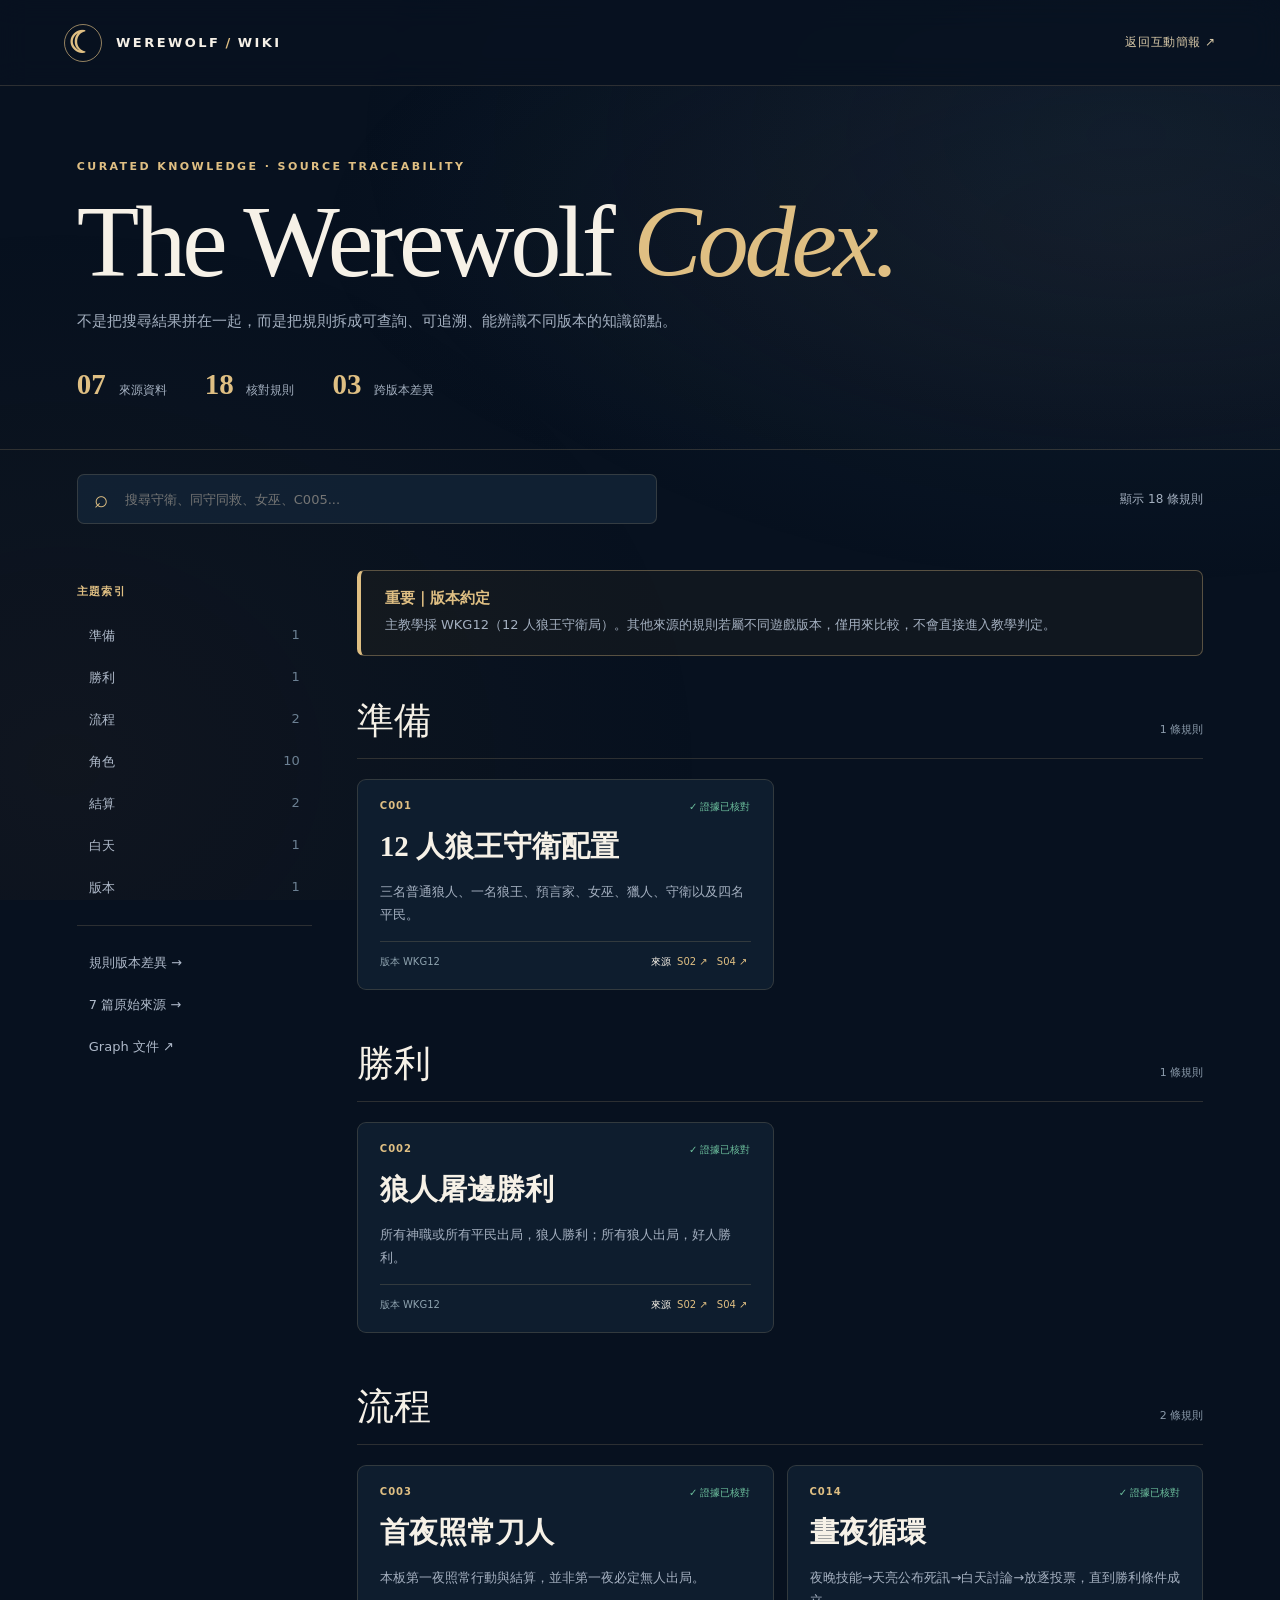
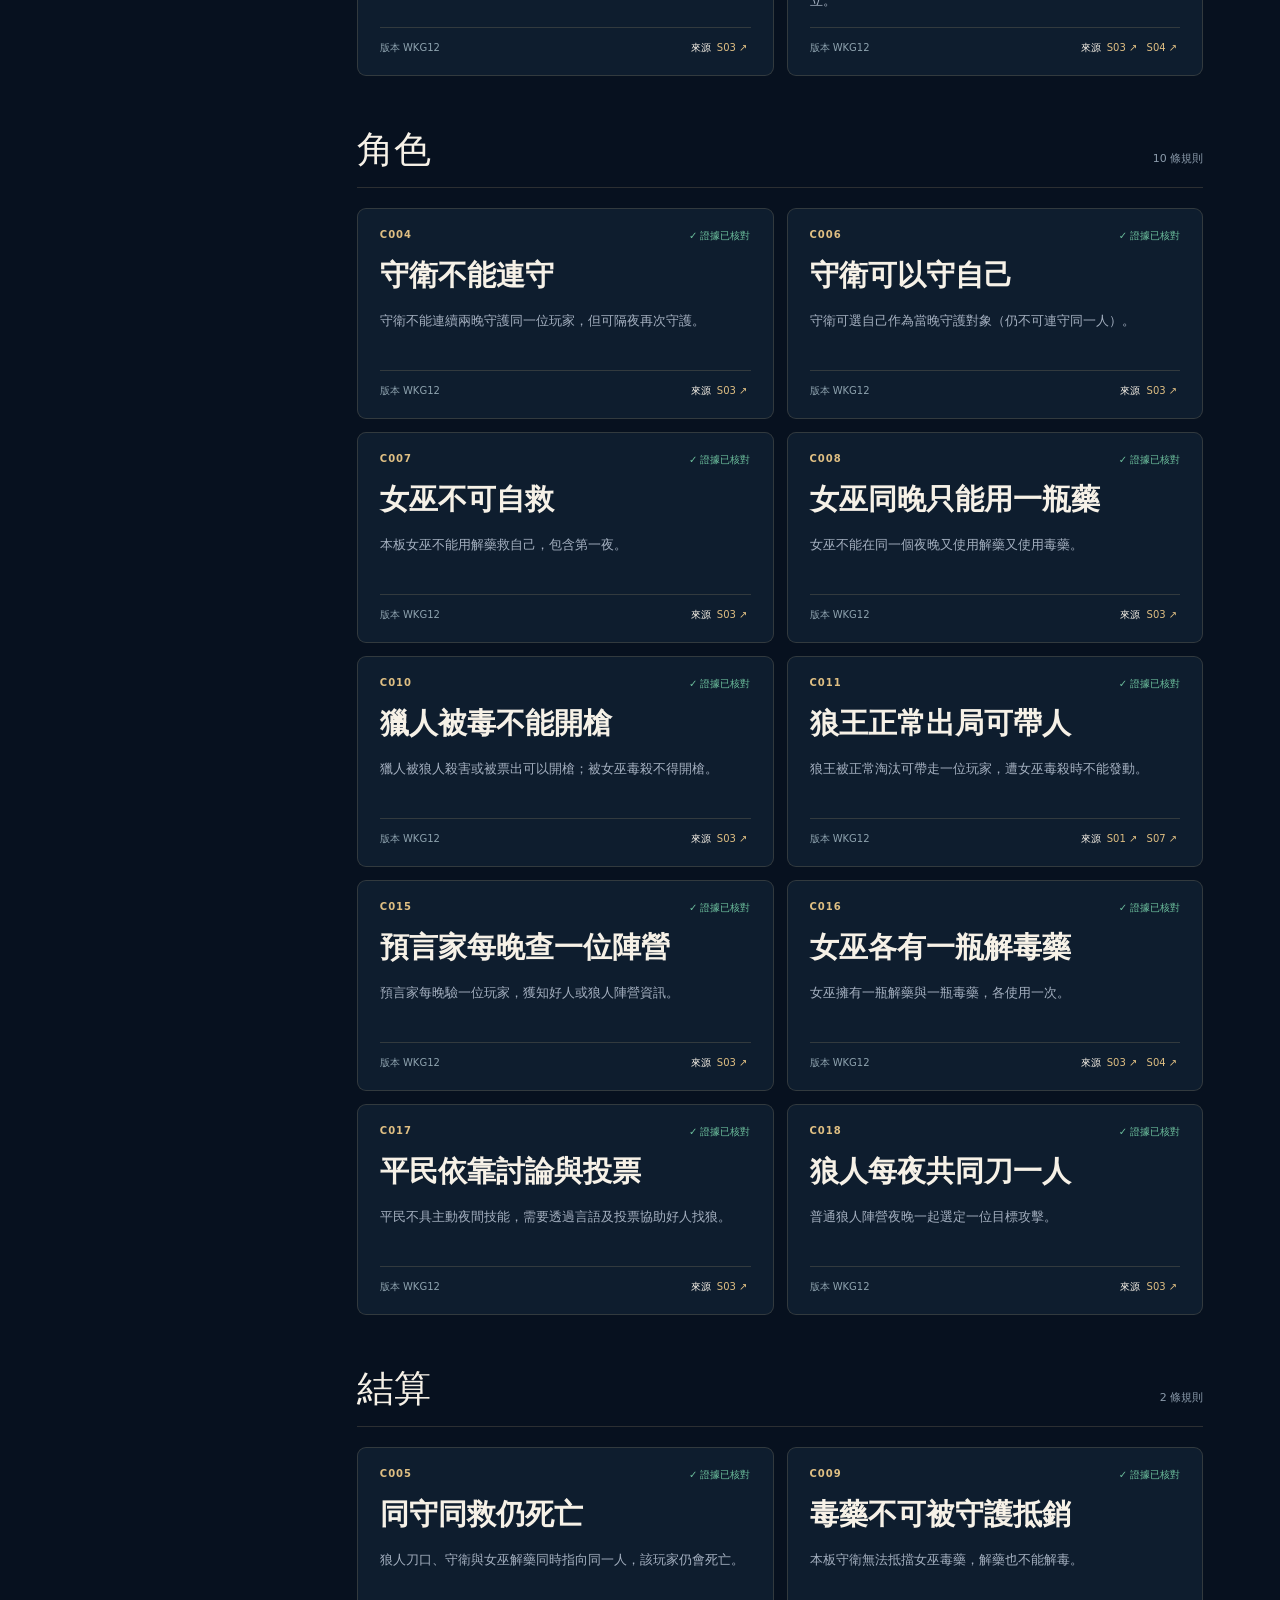
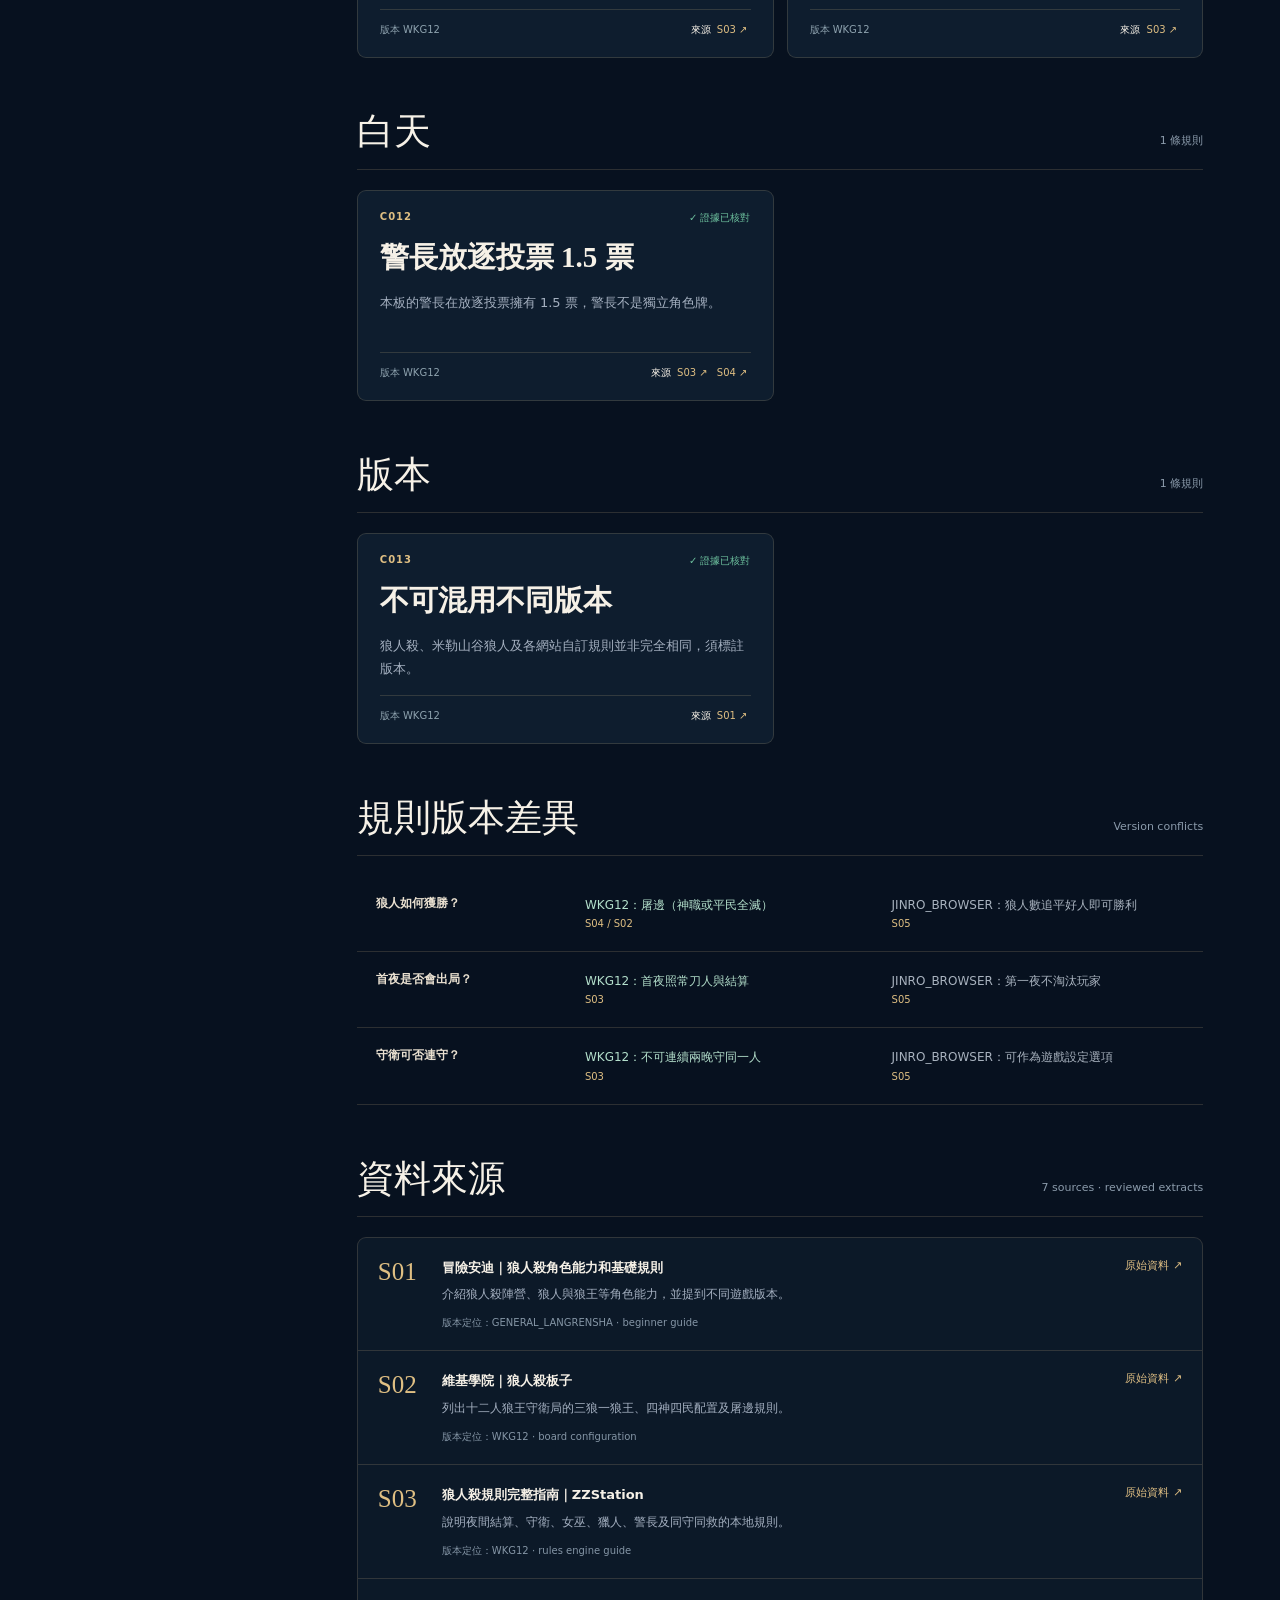
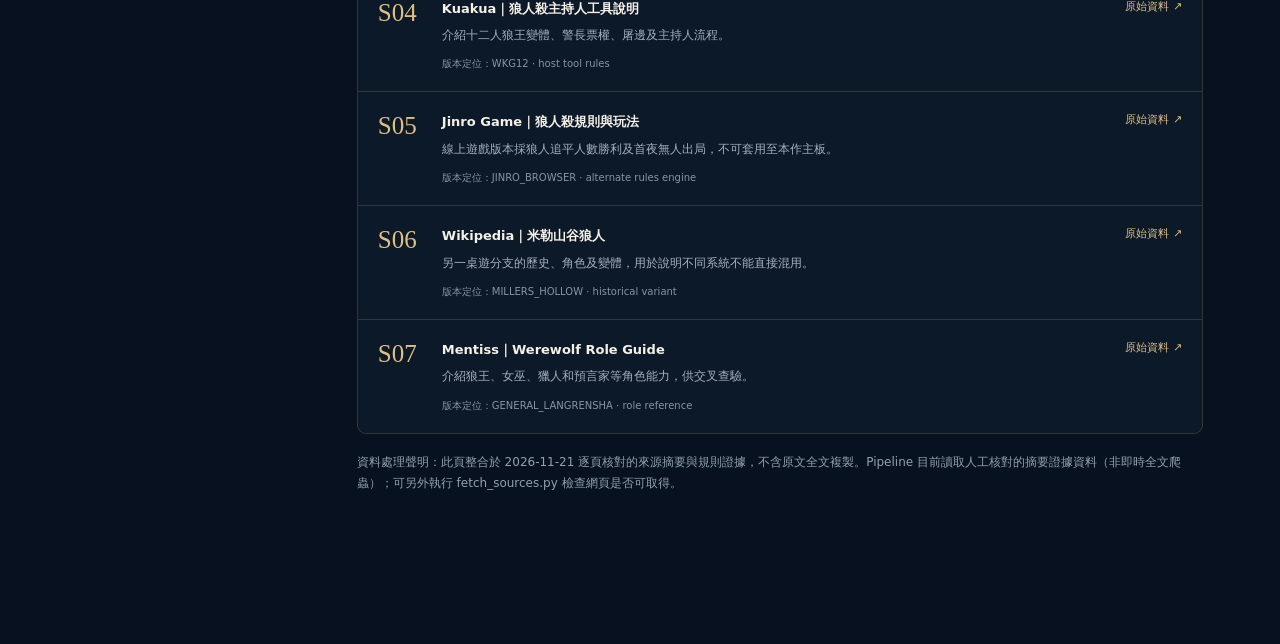
<file: werewolf_academy_wiki.html>
<!doctype html><html lang="zh-Hant"><head><meta charset="utf-8"><meta name="viewport" content="width=device-width,initial-scale=1"><meta name="theme-color" content="#07111f"><meta name="description" content="12 人狼王守衛局規則資料庫，18 條可追溯規則、7 篇來源和版本衝突對照。"><title>Werewolf Wiki｜可追溯狼人殺知識庫</title><style>:root{color-scheme:dark;--bg:#07111f;--bg2:#0b1728;--panel:#111e2e;--line:rgba(216,190,137,.18);--text:#f6f1e7;--muted:#a4b0c0;--gold:#dfbf83;--gold2:#f0d59e;--wolf:#d58b84;--village:#9cbab0;--good:#6cbf9d;--bad:#ef9a8c;--serif:'Cormorant Garamond',Georgia,serif;--sans:'DM Sans','Noto Sans TC',system-ui,sans-serif}
*{box-sizing:border-box}html{scroll-behavior:smooth}body{margin:0;background:var(--bg);color:var(--text);font-family:var(--sans);font-size:15px;-webkit-font-smoothing:antialiased}a{color:inherit;text-decoration:none}button,select,input{font:inherit}button{cursor:pointer}a,button,select,input{outline-offset:3px}button:focus-visible,a:focus-visible,select:focus-visible,input:focus-visible{outline:2px solid var(--gold)}
body::before{content:'';position:fixed;inset:0;pointer-events:none;background:radial-gradient(ellipse 60% 50% at 88% 15%,rgba(37,65,95,.19),transparent),radial-gradient(ellipse 50% 60% at 5% 85%,rgba(96,64,37,.1),transparent);z-index:0}
.app-shell{max-width:1560px;margin:auto;min-height:100vh;display:flex;flex-direction:column;position:relative;z-index:1}.topbar{height:86px;flex:none;display:flex;align-items:center;justify-content:space-between;padding:0 clamp(22px,5vw,86px);border-bottom:1px solid var(--line);position:relative;z-index:5;background:rgba(8,18,32,.82);backdrop-filter:blur(14px)}.brand{display:flex;align-items:center;gap:14px;font-size:13px;letter-spacing:.19em;font-weight:700}.brand-mark{font-family:var(--serif);border:1px solid rgba(223,191,131,.65);width:38px;height:38px;display:grid;place-items:center;border-radius:50%;font-size:30px;line-height:1;color:var(--gold)}.brand-accent{color:var(--gold);padding:0 5px}.top-actions{display:flex;align-items:center;gap:24px}.subtle-link{color:#d9c9a8;font-size:12px;letter-spacing:.05em}.subtle-link:hover,.text-btn:hover{color:#fff}.icon-btn{background:none;border:1px solid var(--line);border-radius:8px;color:var(--muted);height:34px;width:36px;font-size:19px}
.deck{flex:1;position:relative;min-height:670px}.slide{display:none;padding:clamp(34px,5vh,64px) clamp(24px,7vw,112px) 44px;min-height:660px;animation:fadeRise .36s ease both;position:relative}.slide.active{display:flex;flex-direction:column}@keyframes fadeRise{from{opacity:.3;transform:translateY(10px)}to{opacity:1;transform:translateY(0)}}.eyebrow{color:var(--gold);letter-spacing:.22em;text-transform:uppercase;font-weight:700;font-size:11px;margin-bottom:18px}.eyebrow-dot{padding:0 8px;color:#7e8da1}.slide h2{font-family:var(--serif);font-weight:600;letter-spacing:-.028em;font-size:clamp(38px,4vw,66px);line-height:1.04;margin:0 0 16px}.accent,.hero-title em,.wiki-hero em{color:var(--gold);font-style:italic}.lead{font-size:clamp(14px,1.1vw,17px);line-height:1.85;color:var(--muted);max-width:810px;margin:0}.slide-intro{margin-bottom:30px}.bottom-note{margin-top:auto;padding-top:26px;border-top:1px solid var(--line);font-size:12px;line-height:1.7;color:var(--muted)}.footer-proof{margin-top:auto;text-align:center}.proof{display:inline-flex;flex-wrap:wrap;gap:5px;align-items:center;margin:2px 5px 2px 0;padding:3px 8px;border:1px solid rgba(223,191,131,.3);border-radius:6px;color:#c8b797;font-size:10px;font-family:var(--sans)}.proof a{color:var(--gold)}.proof a:hover{text-decoration:underline}
/* COVER */
#slide-1{align-items:center;justify-content:center;text-align:center;padding-top:8px;overflow:hidden}#slide-1>.eyebrow{position:relative;z-index:2}h1.hero-title{font-family:var(--serif);font-size:clamp(50px,7vw,112px);line-height:.9;letter-spacing:-.035em;font-weight:600;margin:12px 0 24px;position:relative;z-index:2}.hero-title em{font-weight:500}.lead.center{margin:auto;max-width:580px}.hero-actions{display:flex;align-items:center;justify-content:center;gap:27px;margin-top:30px}.primary-btn{display:inline-flex;align-items:center;gap:26px;justify-content:center;background:var(--gold);color:#17202b;border:1px solid var(--gold);font-weight:700;padding:14px 22px;border-radius:5px;transition:.15s transform,.15s background;font-size:13px;text-align:center}.primary-btn:hover{transform:translateY(-2px);background:var(--gold2)}.text-btn{color:var(--gold);background:none;border:0;padding:8px 4px;font-size:12px}.hero-meta{display:flex;gap:35px;color:#7f8fa0;font-size:11px;letter-spacing:.08em;margin-top:44px}.hero-stage{position:absolute;inset:-40px 0 0;pointer-events:none;z-index:-1}.halo{position:absolute;width:360px;height:360px;background:radial-gradient(circle,rgba(207,177,117,.16),rgba(126,160,197,.08) 36%,transparent 70%);border-radius:50%;left:50%;top:38%;transform:translate(-50%,-50%)}.orbit{position:absolute;left:50%;top:40%;transform:translate(-50%,-50%);border:1px solid rgba(201,177,127,.11);border-radius:50%}.orbit-one{width:470px;height:470px}.orbit-two{width:760px;height:760px;opacity:.5}.wolf-glyph{font-family:var(--serif);font-size:270px;position:absolute;left:50%;top:40%;transform:translate(-50%,-50%);opacity:.15;color:var(--gold)}
/* GALLERY */
.two-up,.win-grid{display:grid;grid-template-columns:1fr 1fr;gap:22px;max-width:1050px;margin:auto;width:100%}.feature-card{border:1px solid var(--line);border-radius:12px;background:linear-gradient(145deg,rgba(35,50,70,.78),rgba(11,23,39,.95));min-height:300px;padding:34px;position:relative;overflow:hidden}.feature-card.wolf-panel{background:linear-gradient(145deg,rgba(93,43,55,.36),rgba(11,23,39,.95))}.feature-card.village-panel{background:linear-gradient(145deg,rgba(46,80,76,.27),rgba(11,23,39,.95))}.big-emoji{display:block;font-size:40px;margin-bottom:26px}.faint-label{font-size:10px;letter-spacing:.17em;color:#8394a7;text-transform:uppercase}.feature-card h3,.comp-card h3,.win-card h3{font-family:var(--serif);font-size:32px;margin:12px 0 8px}.feature-card p,.comp-card p,.win-card p{color:var(--muted);line-height:1.7;font-size:14px}.feature-number{font-family:var(--serif);font-size:56px;position:absolute;right:35px;bottom:21px;color:rgba(223,191,131,.63)}.feature-number small{font-family:var(--sans);font-size:10px;letter-spacing:.13em}.composition{display:grid;grid-template-columns:repeat(3,1fr);gap:18px;margin:30px 0 28px}.comp-card{border:1px solid var(--line);border-radius:12px;background:rgba(19,34,51,.84);text-align:center;padding:28px 14px 36px}.comp-icon{font-size:34px}.comp-count{font-family:var(--serif);font-size:82px;line-height:1.12;color:var(--gold);margin-top:15px}.comp-card h3{font-size:27px;margin:0}.comp-card p{font-size:12px}
/* ROLE CARDS */
.role-grid{display:grid;grid-template-columns:repeat(7,minmax(0,1fr));gap:13px;flex:1;align-items:start}.role-card{padding:0;border:1px solid rgba(209,186,147,.28);border-radius:9px;height:235px;position:relative;perspective:1000px;background:transparent;color:var(--text);overflow:hidden;transition:transform .2s,border .2s}.role-card:hover{transform:translateY(-5px);border-color:var(--gold)}.role-face{position:absolute;inset:0;padding:14px;display:flex;flex-direction:column;align-items:center;justify-content:center;backface-visibility:hidden;transition:transform .52s ease;transform:rotateY(0deg);background:linear-gradient(145deg,#17283e,#0c1828)}.role-front:after{content:'';position:absolute;inset:8px;border:1px solid rgba(213,180,120,.14);border-radius:5px;pointer-events:none}.role-back{transform:rotateY(-180deg);gap:14px;background:linear-gradient(160deg,#233448,#0b1b30)}.role-card.flipped .role-front{transform:rotateY(180deg)}.role-card.flipped .role-back{transform:rotateY(0deg)}.role-symbol{font-size:51px;filter:drop-shadow(0 0 20px rgba(212,188,131,.25))}.role-name{font-family:var(--serif);font-size:25px;margin-top:17px}.role-know{font-size:10px;margin-top:20px;color:var(--gold)}.role-type{font-size:10px;letter-spacing:.06em;text-transform:uppercase;padding:3px 6px;border-radius:5px}.role-type.wolf{background:rgba(222,105,101,.2);color:#e7a3a0}.role-type.good{background:rgba(110,200,161,.16);color:#a8ddc8}.role-back strong{font-family:var(--serif);font-size:24px}.role-description{font-size:12px;line-height:1.65;color:#d9d5cd}.role-proof{font-size:10px;color:var(--gold)}
/* FLOW */
.timeline{display:flex;gap:10px;justify-content:space-between;margin:38px 0}.time-node{flex:1;min-height:235px;border:1px solid var(--line);background:rgba(20,35,53,.9);border-radius:12px;padding:24px 17px}.time-node>span{color:#879aaa;font-size:12px}.time-node i{display:block;margin-top:22px;font-size:34px;font-style:normal}.time-node h3{font-family:var(--serif);font-size:30px;margin:8px 0}.time-node p{font-size:12px;color:var(--muted);line-height:1.7}.time-join{display:flex;align-items:center;color:var(--gold);font-size:25px}.win-card{border:1px solid var(--line);background:var(--panel);border-radius:12px;padding:29px;min-height:285px}.win-card h3{font-size:36px}.win-rule{display:inline-block;margin-top:17px;border:1px solid rgba(223,191,131,.28);color:var(--gold);font-weight:700;letter-spacing:.1em;font-size:12px;padding:11px;border-radius:6px}.win-rule span{font-weight:400;opacity:.6;margin:0 4px}
/* SIMULATOR */
.sim-layout{display:grid;grid-template-columns:minmax(310px,.86fr) 1.14fr;gap:20px}.sim-controls,.sim-output{background:rgba(17,30,46,.9);border:1px solid var(--line);border-radius:12px;padding:28px}.sim-controls{display:grid;grid-template-columns:1fr 1fr;gap:16px}.input-row label{display:block;color:#c6cdd6;font-size:11px;margin-bottom:9px}.input-row select{width:100%;background:#0b1b2b;color:var(--text);border:1px solid rgba(223,191,131,.2);border-radius:5px;padding:12px 10px;font-size:12px}.primary-btn.full{width:100%;grid-column:1/-1}.text-btn.small{grid-column:1/-1;justify-self:center}.sim-output{text-align:center;min-height:280px;display:flex;flex-direction:column;align-items:center;justify-content:center}.sim-output .moon-mini{font-size:76px;color:rgba(223,191,131,.7);font-family:var(--serif)}.sim-output h3{font-family:var(--serif);font-size:30px;margin:12px 0}.sim-output p{font-size:13px;color:var(--muted);line-height:1.7}.sim-output.result-dead{border-color:rgba(221,116,106,.35);background:linear-gradient(145deg,rgba(91,39,45,.22),rgba(17,30,46,.95))}.sim-output.result-alive{border-color:rgba(93,196,147,.35);background:linear-gradient(145deg,rgba(33,80,63,.22),rgba(17,30,46,.95))}.sim-output.result-error{border-color:var(--gold)}.sim-status{font-size:15px;color:var(--text);line-height:1.7}
/* DISCUSSION & QUIZ */
.discussion-layout{display:grid;grid-template-columns:1.15fr .85fr;gap:20px}.quote-panel,.discussion-steps{border:1px solid var(--line);border-radius:11px;background:var(--panel);padding:30px}.quote-mark{font-family:var(--serif);color:var(--gold);font-size:80px;height:62px;line-height:1}.quote-panel>p{font-family:var(--serif);font-size:clamp(27px,3vw,41px);line-height:1.35;margin:20px 0 28px}.quote-panel small{color:var(--muted);line-height:1.65}.discussion-steps>div{display:grid;grid-template-columns:34px 1fr;align-items:center;gap:2px 10px;border-bottom:1px solid var(--line);padding:12px 0}.discussion-steps>div:last-child{border:0}.discussion-steps span{grid-row:1/3;color:var(--gold);font-family:var(--serif);font-size:31px}.discussion-steps strong{font-size:14px}.discussion-steps p{font-size:12px;color:var(--muted);margin:2px 0 0}.quiz-form{display:grid;grid-template-columns:repeat(3,1fr);gap:14px;align-items:start}.quiz-form fieldset{border:1px solid var(--line);border-radius:10px;margin:0;padding:18px;min-width:0;background:var(--panel)}.quiz-form legend{font-size:13px;line-height:1.6;color:var(--gold);font-weight:600;padding:0 5px}.quiz-form fieldset label{display:flex;align-items:start;gap:9px;font-size:12px;line-height:1.65;margin:11px 0;color:#d6dbe1;cursor:pointer}.quiz-form fieldset input{margin:4px 0 0;accent-color:var(--gold)}.quiz-result{grid-column:1/-1;font-size:12px;line-height:1.8;color:var(--muted);min-height:20px}.quiz-result .score{font-family:var(--serif);font-size:34px;color:var(--gold)}.quiz-result strong{color:var(--text)}.quiz-result a{color:var(--gold)}.end-card{margin:auto;max-width:640px;text-align:center;border:1px solid var(--line);background:linear-gradient(150deg,rgba(57,71,79,.28),rgba(12,29,48,.78));padding:46px;border-radius:13px}.end-badge{height:60px;width:60px;border:1px solid var(--gold);color:var(--gold);display:grid;place-items:center;font-size:33px;border-radius:50%;margin:auto}.end-card h3{font-family:var(--serif);font-size:40px;line-height:1.2}.end-card p{color:var(--muted);font-size:14px;line-height:1.8}.end-actions{display:flex;justify-content:center;align-items:center;gap:24px;margin-top:22px}
/* NAV */
.deck-nav{height:76px;display:flex;align-items:center;gap:22px;justify-content:center;padding:0 26px;border-top:1px solid var(--line);background:rgba(8,17,30,.9);position:relative;z-index:5}.deck-nav>button{border:1px solid var(--line);background:rgba(20,34,49,.8);color:var(--gold);width:39px;height:39px;border-radius:50%;font-size:19px}.deck-nav>button:disabled{opacity:.3;cursor:not-allowed}.nav-progress{width:min(500px,43vw);display:flex;flex-direction:column;gap:8px}.slide-progress{height:3px;border-radius:3px;background:#2b3849;overflow:hidden}.slide-progress-fill{height:100%;width:10%;background:var(--gold);transition:width .25s ease}.nav-progress span{font-size:10px;color:var(--muted);letter-spacing:.1em}.slide-number{display:flex;align-items:baseline;gap:8px;color:#6f8095;font-size:13px}.slide-number strong{color:var(--gold);font-size:18px}
/* WIKI */
.wiki-layout{max-width:1550px;margin:auto;position:relative;z-index:1}.wiki-hero{padding:74px clamp(24px,6vw,90px) 48px;border-bottom:1px solid var(--line);background:radial-gradient(ellipse 65% 90% at 90% 40%,rgba(69,64,61,.16),transparent)}.wiki-hero h1{font-family:var(--serif);font-size:clamp(54px,8vw,105px);font-weight:500;letter-spacing:-.04em;margin:0 0 12px;line-height:1}.wiki-hero>p{line-height:1.85;max-width:630px;color:var(--muted)}.wiki-stats{display:flex;gap:38px;margin-top:32px;color:var(--muted);font-size:12px;flex-wrap:wrap}.wiki-stats b{font-size:29px;font-family:var(--serif);color:var(--gold);margin-right:9px}.wiki-toolbar{padding:24px clamp(24px,6vw,90px);display:flex;justify-content:space-between;gap:20px;align-items:center}.search{display:flex;align-items:center;gap:15px;padding:0 16px;background:rgba(18,35,53,.9);border:1px solid var(--line);border-radius:7px;max-width:580px;width:100%}.search span{font-size:24px;color:var(--gold)}.search input{background:none;border:0;color:var(--text);font-size:13px;outline:0;width:100%;height:48px}.wiki-toolbar>span{font-size:12px;color:var(--muted)}.wiki-main{display:grid;grid-template-columns:235px 1fr;gap:45px;padding:22px clamp(24px,6vw,90px) 100px}.wiki-sidebar{position:sticky;top:24px;align-self:start;display:flex;flex-direction:column;gap:4px}.sidebar-title{color:var(--gold);font-size:11px;letter-spacing:.12em;font-weight:700;margin:14px 0}.wiki-sidebar a{font-size:13px;color:#afbaca;padding:10px 12px;border-radius:6px;display:flex;justify-content:space-between}.wiki-sidebar a:hover{color:var(--gold);background:rgba(205,175,119,.08)}.wiki-sidebar a span{color:#6c8093}.wiki-sidebar hr{width:100%;border:0;border-top:1px solid var(--line);margin:14px 0}.wiki-content{min-width:0}.scope-notice{border:1px solid rgba(223,191,131,.35);border-left:4px solid var(--gold);border-radius:7px;padding:18px 24px;background:rgba(78,64,38,.15);margin-bottom:40px}.scope-notice strong{color:var(--gold)}.scope-notice p{font-size:13px;color:var(--muted);line-height:1.8;margin:5px 0 0}.topic{margin-bottom:49px;scroll-margin-top:24px}.section-heading{display:flex;align-items:baseline;justify-content:space-between;border-bottom:1px solid var(--line);margin-bottom:20px}.section-heading h2{font-family:var(--serif);font-size:37px;font-weight:500;margin:0 0 12px}.section-heading span{color:#8b9bab;font-size:11px}.wiki-grid{display:grid;grid-template-columns:repeat(2,minmax(0,1fr));gap:13px}.wiki-entry{border:1px solid var(--line);background:rgba(16,31,48,.93);border-radius:9px;padding:20px 22px;scroll-margin-top:24px}.wiki-entry:hover{border-color:rgba(223,191,131,.45)}.entry-top{display:flex;justify-content:space-between;font-size:10px;color:var(--gold)}.entry-id{letter-spacing:.1em;font-weight:700}.verified{color:var(--good)}.wiki-entry h3{font-family:var(--serif);font-size:29px;font-weight:600;margin:13px 0 9px}.wiki-entry p{font-size:13px;color:var(--muted);line-height:1.8;min-height:48px}.rule-foot{display:flex;align-items:center;gap:7px;justify-content:space-between;font-size:10px;border-top:1px solid var(--line);padding-top:13px;flex-wrap:wrap}.scope{color:#8ea3af}.rule-foot a{color:var(--gold);padding:0 3px}.conflict-row{display:grid;grid-template-columns:.8fr 1.2fr 1.2fr;gap:14px;padding:19px;border-bottom:1px solid var(--line);font-size:12px;align-items:start}.conflict-row strong{color:#e9e0d0}.conflict-row div{line-height:1.7}.conflict-row small{color:var(--gold);display:block}.variant-other{color:#a8b2be}.variant-main{color:#b4e0cc}.source-list{background:rgba(15,29,45,.75);border:1px solid var(--line);border-radius:9px}.source-row{display:grid;grid-template-columns:50px 1fr auto;gap:14px;padding:20px;border-bottom:1px solid var(--line)}.source-row:last-child{border:0}.src-index{font-family:var(--serif);font-size:25px;color:var(--gold)}.source-row strong{font-size:13px;line-height:1.5}.source-row p{font-size:12px;line-height:1.6;color:var(--muted);margin:8px 0}.source-row small{font-size:10px;color:#8596a6}.src-link{color:var(--gold);font-size:11px;white-space:nowrap}.source-disclaimer{margin-top:18px;font-size:12px;color:#92a0b1;line-height:1.8}.wiki-entry.hidden{display:none}.topic.hidden{display:none}
@media(max-width:1080px){.role-grid{grid-template-columns:repeat(4,1fr)}.role-card{height:205px}.slide{min-height:760px}.deck{min-height:760px}.wiki-main{grid-template-columns:190px 1fr;gap:20px}.sim-layout{grid-template-columns:1fr 1fr}.quiz-form{grid-template-columns:1fr 1fr}.quiz-form fieldset:last-of-type{grid-column:1/-1}}
@media(max-width:720px){.topbar{height:66px;padding:0 17px}.brand{font-size:10px;letter-spacing:.09em;gap:7px}.brand-mark{width:31px;height:31px;font-size:23px}.top-actions{gap:12px}.subtle-link{font-size:11px}.slide{padding:40px 18px 35px;min-height:0}.deck{min-height:0}.slide.active{min-height:calc(100vh - 142px)}h1.hero-title{font-size:clamp(47px,11vw,74px)}.hero-meta{gap:13px;flex-wrap:wrap;justify-content:center}.hero-actions{flex-wrap:wrap}.two-up,.win-grid,.discussion-layout,.sim-layout{grid-template-columns:1fr}.feature-card{min-height:240px}.composition{gap:8px}.comp-card{padding:22px 6px}.comp-count{font-size:45px}.comp-card h3{font-size:18px}.comp-card p{font-size:10px}.role-grid{grid-template-columns:repeat(2,1fr);gap:10px}.role-card{height:190px}.timeline{display:grid;grid-template-columns:1fr 1fr;gap:10px}.time-join{display:none}.time-node{min-height:180px}.time-node i{margin-top:6px}.quiz-form{grid-template-columns:1fr}.quiz-form fieldset:last-of-type{grid-column:auto}.sim-controls{grid-template-columns:1fr}.slide-intro{margin-bottom:18px}.deck-nav{gap:11px;padding:0 12px;height:76px}.nav-progress{width:45vw}.slide-number{gap:4px}.wiki-hero{padding:49px 21px 30px}.wiki-hero h1{font-size:58px}.wiki-toolbar{padding:17px;flex-direction:column;align-items:flex-start}.wiki-main{display:block;padding:18px 17px 60px}.wiki-sidebar{position:static;display:flex;flex-direction:row;overflow-x:auto;white-space:nowrap;margin-bottom:28px;padding-bottom:7px}.wiki-sidebar .sidebar-title,.wiki-sidebar hr{display:none}.wiki-sidebar a{border:1px solid var(--line);font-size:11px}.wiki-grid{grid-template-columns:1fr}.conflict-row{grid-template-columns:1fr}.source-row{grid-template-columns:33px 1fr}.src-link{grid-column:2}.end-actions{flex-wrap:wrap}.end-card{padding:28px 16px}.end-card h3{font-size:30px}}
@media(prefers-reduced-motion:reduce){*{scroll-behavior:auto!important;animation:none!important;transition:none!important}}
</style></head><body class="wiki-page"><div class="wiki-layout"><header class="topbar"><a class="brand" href="werewolf_academy_slides.html"><span class="brand-mark">☾</span><span>WEREWOLF<span class="brand-accent">/</span>WIKI</span></a><a class="subtle-link" href="werewolf_academy_slides.html">返回互動簡報 ↗</a></header>
<div class="wiki-hero"><div class="eyebrow">CURATED KNOWLEDGE · SOURCE TRACEABILITY</div><h1>The Werewolf <em>Codex.</em></h1><p>不是把搜尋結果拼在一起，而是把規則拆成可查詢、可追溯、能辨識不同版本的知識節點。</p><div class="wiki-stats"><span><b>07</b> 來源資料</span><span><b>18</b> 核對規則</span><span><b>03</b> 跨版本差異</span></div></div>
<div class="wiki-toolbar"><label class="search"><span>⌕</span><input id="wikiSearch" aria-label="搜尋Wiki" type="search" placeholder="搜尋守衛、同守同救、女巫、C005..." autocomplete="off"></label><span id="wikiCount">顯示 18 條規則</span></div>
<div class="wiki-main"><aside class="wiki-sidebar"><div class="sidebar-title">主題索引</div><a href="#topic-準備">準備 <span>1</span></a><a href="#topic-勝利">勝利 <span>1</span></a><a href="#topic-流程">流程 <span>2</span></a><a href="#topic-角色">角色 <span>10</span></a><a href="#topic-結算">結算 <span>2</span></a><a href="#topic-白天">白天 <span>1</span></a><a href="#topic-版本">版本 <span>1</span></a><hr><a href="#conflicts">規則版本差異 →</a><a href="#sources">7 篇原始來源 →</a><a href="../docs/graph.md">Graph 文件 ↗</a></aside><div class="wiki-content"><div class="scope-notice"><strong>重要｜版本約定</strong><p>主教學採 WKG12（12 人狼王守衛局）。其他來源的規則若屬不同遊戲版本，僅用來比較，不會直接進入教學判定。</p></div><section class="topic" id="topic-準備"><div class="section-heading"><h2>準備</h2><span>1 條規則</span></div><div class="wiki-grid"><article class="wiki-entry" id="C001" data-search="12 人狼王守衛配置 三名普通狼人、一名狼王、預言家、女巫、獵人、守衛以及四名平民。 準備 C001"><div class="entry-top"><span class="entry-id">C001</span><span class="verified">✓ 證據已核對</span></div><h3>12 人狼王守衛配置</h3><p>三名普通狼人、一名狼王、預言家、女巫、獵人、守衛以及四名平民。</p><div class="rule-foot"><span class="scope">版本 WKG12</span><span>來源 <a href="https://zh.wikiversity.org/zh-hant/狼人殺/板子" target="_blank" rel="noopener noreferrer">S02 ↗</a> <a href="https://kuakua.app/zh-TW/games/werewolf" target="_blank" rel="noopener noreferrer">S04 ↗</a></span></div></article></div></section><section class="topic" id="topic-勝利"><div class="section-heading"><h2>勝利</h2><span>1 條規則</span></div><div class="wiki-grid"><article class="wiki-entry" id="C002" data-search="狼人屠邊勝利 所有神職或所有平民出局，狼人勝利；所有狼人出局，好人勝利。 勝利 C002"><div class="entry-top"><span class="entry-id">C002</span><span class="verified">✓ 證據已核對</span></div><h3>狼人屠邊勝利</h3><p>所有神職或所有平民出局，狼人勝利；所有狼人出局，好人勝利。</p><div class="rule-foot"><span class="scope">版本 WKG12</span><span>來源 <a href="https://zh.wikiversity.org/zh-hant/狼人殺/板子" target="_blank" rel="noopener noreferrer">S02 ↗</a> <a href="https://kuakua.app/zh-TW/games/werewolf" target="_blank" rel="noopener noreferrer">S04 ↗</a></span></div></article></div></section><section class="topic" id="topic-流程"><div class="section-heading"><h2>流程</h2><span>2 條規則</span></div><div class="wiki-grid"><article class="wiki-entry" id="C003" data-search="首夜照常刀人 本板第一夜照常行動與結算，並非第一夜必定無人出局。 流程 C003"><div class="entry-top"><span class="entry-id">C003</span><span class="verified">✓ 證據已核對</span></div><h3>首夜照常刀人</h3><p>本板第一夜照常行動與結算，並非第一夜必定無人出局。</p><div class="rule-foot"><span class="scope">版本 WKG12</span><span>來源 <a href="https://math.zzstation.com/werewolf/rules/" target="_blank" rel="noopener noreferrer">S03 ↗</a></span></div></article><article class="wiki-entry" id="C014" data-search="晝夜循環 夜晚技能→天亮公布死訊→白天討論→放逐投票，直到勝利條件成立。 流程 C014"><div class="entry-top"><span class="entry-id">C014</span><span class="verified">✓ 證據已核對</span></div><h3>晝夜循環</h3><p>夜晚技能→天亮公布死訊→白天討論→放逐投票，直到勝利條件成立。</p><div class="rule-foot"><span class="scope">版本 WKG12</span><span>來源 <a href="https://math.zzstation.com/werewolf/rules/" target="_blank" rel="noopener noreferrer">S03 ↗</a> <a href="https://kuakua.app/zh-TW/games/werewolf" target="_blank" rel="noopener noreferrer">S04 ↗</a></span></div></article></div></section><section class="topic" id="topic-角色"><div class="section-heading"><h2>角色</h2><span>10 條規則</span></div><div class="wiki-grid"><article class="wiki-entry" id="C004" data-search="守衛不能連守 守衛不能連續兩晚守護同一位玩家，但可隔夜再次守護。 角色 C004"><div class="entry-top"><span class="entry-id">C004</span><span class="verified">✓ 證據已核對</span></div><h3>守衛不能連守</h3><p>守衛不能連續兩晚守護同一位玩家，但可隔夜再次守護。</p><div class="rule-foot"><span class="scope">版本 WKG12</span><span>來源 <a href="https://math.zzstation.com/werewolf/rules/" target="_blank" rel="noopener noreferrer">S03 ↗</a></span></div></article><article class="wiki-entry" id="C006" data-search="守衛可以守自己 守衛可選自己作為當晚守護對象（仍不可連守同一人）。 角色 C006"><div class="entry-top"><span class="entry-id">C006</span><span class="verified">✓ 證據已核對</span></div><h3>守衛可以守自己</h3><p>守衛可選自己作為當晚守護對象（仍不可連守同一人）。</p><div class="rule-foot"><span class="scope">版本 WKG12</span><span>來源 <a href="https://math.zzstation.com/werewolf/rules/" target="_blank" rel="noopener noreferrer">S03 ↗</a></span></div></article><article class="wiki-entry" id="C007" data-search="女巫不可自救 本板女巫不能用解藥救自己，包含第一夜。 角色 C007"><div class="entry-top"><span class="entry-id">C007</span><span class="verified">✓ 證據已核對</span></div><h3>女巫不可自救</h3><p>本板女巫不能用解藥救自己，包含第一夜。</p><div class="rule-foot"><span class="scope">版本 WKG12</span><span>來源 <a href="https://math.zzstation.com/werewolf/rules/" target="_blank" rel="noopener noreferrer">S03 ↗</a></span></div></article><article class="wiki-entry" id="C008" data-search="女巫同晚只能用一瓶藥 女巫不能在同一個夜晚又使用解藥又使用毒藥。 角色 C008"><div class="entry-top"><span class="entry-id">C008</span><span class="verified">✓ 證據已核對</span></div><h3>女巫同晚只能用一瓶藥</h3><p>女巫不能在同一個夜晚又使用解藥又使用毒藥。</p><div class="rule-foot"><span class="scope">版本 WKG12</span><span>來源 <a href="https://math.zzstation.com/werewolf/rules/" target="_blank" rel="noopener noreferrer">S03 ↗</a></span></div></article><article class="wiki-entry" id="C010" data-search="獵人被毒不能開槍 獵人被狼人殺害或被票出可以開槍；被女巫毒殺不得開槍。 角色 C010"><div class="entry-top"><span class="entry-id">C010</span><span class="verified">✓ 證據已核對</span></div><h3>獵人被毒不能開槍</h3><p>獵人被狼人殺害或被票出可以開槍；被女巫毒殺不得開槍。</p><div class="rule-foot"><span class="scope">版本 WKG12</span><span>來源 <a href="https://math.zzstation.com/werewolf/rules/" target="_blank" rel="noopener noreferrer">S03 ↗</a></span></div></article><article class="wiki-entry" id="C011" data-search="狼王正常出局可帶人 狼王被正常淘汰可帶走一位玩家，遭女巫毒殺時不能發動。 角色 C011"><div class="entry-top"><span class="entry-id">C011</span><span class="verified">✓ 證據已核對</span></div><h3>狼王正常出局可帶人</h3><p>狼王被正常淘汰可帶走一位玩家，遭女巫毒殺時不能發動。</p><div class="rule-foot"><span class="scope">版本 WKG12</span><span>來源 <a href="https://andyventure.com/boardgame-langrensha/" target="_blank" rel="noopener noreferrer">S01 ↗</a> <a href="https://werewolf.mentiss.ai/en/play/roles" target="_blank" rel="noopener noreferrer">S07 ↗</a></span></div></article><article class="wiki-entry" id="C015" data-search="預言家每晚查一位陣營 預言家每晚驗一位玩家，獲知好人或狼人陣營資訊。 角色 C015"><div class="entry-top"><span class="entry-id">C015</span><span class="verified">✓ 證據已核對</span></div><h3>預言家每晚查一位陣營</h3><p>預言家每晚驗一位玩家，獲知好人或狼人陣營資訊。</p><div class="rule-foot"><span class="scope">版本 WKG12</span><span>來源 <a href="https://math.zzstation.com/werewolf/rules/" target="_blank" rel="noopener noreferrer">S03 ↗</a></span></div></article><article class="wiki-entry" id="C016" data-search="女巫各有一瓶解毒藥 女巫擁有一瓶解藥與一瓶毒藥，各使用一次。 角色 C016"><div class="entry-top"><span class="entry-id">C016</span><span class="verified">✓ 證據已核對</span></div><h3>女巫各有一瓶解毒藥</h3><p>女巫擁有一瓶解藥與一瓶毒藥，各使用一次。</p><div class="rule-foot"><span class="scope">版本 WKG12</span><span>來源 <a href="https://math.zzstation.com/werewolf/rules/" target="_blank" rel="noopener noreferrer">S03 ↗</a> <a href="https://kuakua.app/zh-TW/games/werewolf" target="_blank" rel="noopener noreferrer">S04 ↗</a></span></div></article><article class="wiki-entry" id="C017" data-search="平民依靠討論與投票 平民不具主動夜間技能，需要透過言語及投票協助好人找狼。 角色 C017"><div class="entry-top"><span class="entry-id">C017</span><span class="verified">✓ 證據已核對</span></div><h3>平民依靠討論與投票</h3><p>平民不具主動夜間技能，需要透過言語及投票協助好人找狼。</p><div class="rule-foot"><span class="scope">版本 WKG12</span><span>來源 <a href="https://math.zzstation.com/werewolf/rules/" target="_blank" rel="noopener noreferrer">S03 ↗</a></span></div></article><article class="wiki-entry" id="C018" data-search="狼人每夜共同刀一人 普通狼人陣營夜晚一起選定一位目標攻擊。 角色 C018"><div class="entry-top"><span class="entry-id">C018</span><span class="verified">✓ 證據已核對</span></div><h3>狼人每夜共同刀一人</h3><p>普通狼人陣營夜晚一起選定一位目標攻擊。</p><div class="rule-foot"><span class="scope">版本 WKG12</span><span>來源 <a href="https://math.zzstation.com/werewolf/rules/" target="_blank" rel="noopener noreferrer">S03 ↗</a></span></div></article></div></section><section class="topic" id="topic-結算"><div class="section-heading"><h2>結算</h2><span>2 條規則</span></div><div class="wiki-grid"><article class="wiki-entry" id="C005" data-search="同守同救仍死亡 狼人刀口、守衛與女巫解藥同時指向同一人，該玩家仍會死亡。 結算 C005"><div class="entry-top"><span class="entry-id">C005</span><span class="verified">✓ 證據已核對</span></div><h3>同守同救仍死亡</h3><p>狼人刀口、守衛與女巫解藥同時指向同一人，該玩家仍會死亡。</p><div class="rule-foot"><span class="scope">版本 WKG12</span><span>來源 <a href="https://math.zzstation.com/werewolf/rules/" target="_blank" rel="noopener noreferrer">S03 ↗</a></span></div></article><article class="wiki-entry" id="C009" data-search="毒藥不可被守護抵銷 本板守衛無法抵擋女巫毒藥，解藥也不能解毒。 結算 C009"><div class="entry-top"><span class="entry-id">C009</span><span class="verified">✓ 證據已核對</span></div><h3>毒藥不可被守護抵銷</h3><p>本板守衛無法抵擋女巫毒藥，解藥也不能解毒。</p><div class="rule-foot"><span class="scope">版本 WKG12</span><span>來源 <a href="https://math.zzstation.com/werewolf/rules/" target="_blank" rel="noopener noreferrer">S03 ↗</a></span></div></article></div></section><section class="topic" id="topic-白天"><div class="section-heading"><h2>白天</h2><span>1 條規則</span></div><div class="wiki-grid"><article class="wiki-entry" id="C012" data-search="警長放逐投票 1.5 票 本板的警長在放逐投票擁有 1.5 票，警長不是獨立角色牌。 白天 C012"><div class="entry-top"><span class="entry-id">C012</span><span class="verified">✓ 證據已核對</span></div><h3>警長放逐投票 1.5 票</h3><p>本板的警長在放逐投票擁有 1.5 票，警長不是獨立角色牌。</p><div class="rule-foot"><span class="scope">版本 WKG12</span><span>來源 <a href="https://math.zzstation.com/werewolf/rules/" target="_blank" rel="noopener noreferrer">S03 ↗</a> <a href="https://kuakua.app/zh-TW/games/werewolf" target="_blank" rel="noopener noreferrer">S04 ↗</a></span></div></article></div></section><section class="topic" id="topic-版本"><div class="section-heading"><h2>版本</h2><span>1 條規則</span></div><div class="wiki-grid"><article class="wiki-entry" id="C013" data-search="不可混用不同版本 狼人殺、米勒山谷狼人及各網站自訂規則並非完全相同，須標註版本。 版本 C013"><div class="entry-top"><span class="entry-id">C013</span><span class="verified">✓ 證據已核對</span></div><h3>不可混用不同版本</h3><p>狼人殺、米勒山谷狼人及各網站自訂規則並非完全相同，須標註版本。</p><div class="rule-foot"><span class="scope">版本 WKG12</span><span>來源 <a href="https://andyventure.com/boardgame-langrensha/" target="_blank" rel="noopener noreferrer">S01 ↗</a></span></div></article></div></section><section class="topic" id="conflicts"><div class="section-heading"><h2>規則版本差異</h2><span>Version conflicts</span></div><div class="conflicts"><div class="conflict-row"><strong>狼人如何獲勝？</strong><div class="variant-main">WKG12：屠邊（神職或平民全滅） <small>S04 / S02</small></div><div class="variant-other">JINRO_BROWSER：狼人數追平好人即可勝利 <small>S05</small></div></div>
<div class="conflict-row"><strong>首夜是否會出局？</strong><div class="variant-main">WKG12：首夜照常刀人與結算 <small>S03</small></div><div class="variant-other">JINRO_BROWSER：第一夜不淘汰玩家 <small>S05</small></div></div>
<div class="conflict-row"><strong>守衛可否連守？</strong><div class="variant-main">WKG12：不可連續兩晚守同一人 <small>S03</small></div><div class="variant-other">JINRO_BROWSER：可作為遊戲設定選項 <small>S05</small></div></div></div></section><section class="topic" id="sources"><div class="section-heading"><h2>資料來源</h2><span>7 sources · reviewed extracts</span></div><div class="source-list"><div class="source-row"><div class="src-index">S01</div><div><strong>冒險安迪｜狼人殺角色能力和基礎規則</strong><p>介紹狼人殺陣營、狼人與狼王等角色能力，並提到不同遊戲版本。</p><small>版本定位：GENERAL_LANGRENSHA · beginner guide</small></div><a class="src-link" href="https://andyventure.com/boardgame-langrensha/" target="_blank" rel="noopener noreferrer">原始資料 ↗</a></div>
<div class="source-row"><div class="src-index">S02</div><div><strong>維基學院｜狼人殺板子</strong><p>列出十二人狼王守衛局的三狼一狼王、四神四民配置及屠邊規則。</p><small>版本定位：WKG12 · board configuration</small></div><a class="src-link" href="https://zh.wikiversity.org/zh-hant/狼人殺/板子" target="_blank" rel="noopener noreferrer">原始資料 ↗</a></div>
<div class="source-row"><div class="src-index">S03</div><div><strong>狼人殺規則完整指南｜ZZStation</strong><p>說明夜間結算、守衛、女巫、獵人、警長及同守同救的本地規則。</p><small>版本定位：WKG12 · rules engine guide</small></div><a class="src-link" href="https://math.zzstation.com/werewolf/rules/" target="_blank" rel="noopener noreferrer">原始資料 ↗</a></div>
<div class="source-row"><div class="src-index">S04</div><div><strong>Kuakua｜狼人殺主持人工具說明</strong><p>介紹十二人狼王變體、警長票權、屠邊及主持人流程。</p><small>版本定位：WKG12 · host tool rules</small></div><a class="src-link" href="https://kuakua.app/zh-TW/games/werewolf" target="_blank" rel="noopener noreferrer">原始資料 ↗</a></div>
<div class="source-row"><div class="src-index">S05</div><div><strong>Jinro Game｜狼人殺規則與玩法</strong><p>線上遊戲版本採狼人追平人數勝利及首夜無人出局，不可套用至本作主板。</p><small>版本定位：JINRO_BROWSER · alternate rules engine</small></div><a class="src-link" href="https://jinro-game.com/zh-hant/rules/" target="_blank" rel="noopener noreferrer">原始資料 ↗</a></div>
<div class="source-row"><div class="src-index">S06</div><div><strong>Wikipedia｜米勒山谷狼人</strong><p>另一桌遊分支的歷史、角色及變體，用於說明不同系統不能直接混用。</p><small>版本定位：MILLERS_HOLLOW · historical variant</small></div><a class="src-link" href="https://zh.wikipedia.org/wiki/米勒山谷狼人" target="_blank" rel="noopener noreferrer">原始資料 ↗</a></div>
<div class="source-row"><div class="src-index">S07</div><div><strong>Mentiss｜Werewolf Role Guide</strong><p>介紹狼王、女巫、獵人和預言家等角色能力，供交叉查驗。</p><small>版本定位：GENERAL_LANGRENSHA · role reference</small></div><a class="src-link" href="https://werewolf.mentiss.ai/en/play/roles" target="_blank" rel="noopener noreferrer">原始資料 ↗</a></div></div><div class="source-disclaimer">資料處理聲明：此頁整合於 2026-11-21 逐頁核對的來源摘要與規則證據，不含原文全文複製。Pipeline 目前讀取人工核對的摘要證據資料（非即時全文爬蟲）；可另外執行 fetch_sources.py 檢查網頁是否可取得。</div></section></div></div></div><script>'use strict';
(()=>{
 const search=document.getElementById('wikiSearch');
 const cards=[...document.querySelectorAll('.wiki-entry')];
 const topics=[...document.querySelectorAll('.topic')];
 search.addEventListener('input',()=>{
   const term=search.value.trim().toLowerCase();
   let shown=0;
   cards.forEach(card=>{const match=card.dataset.search.toLowerCase().includes(term);card.classList.toggle('hidden',!match);if(match)shown++});
   topics.forEach(topic=>{if(topic.id==='conflicts'||topic.id==='sources')return;topic.classList.toggle('hidden',!topic.querySelector('.wiki-entry:not(.hidden)'))});
   document.getElementById('wikiCount').textContent=`顯示 ${shown} / ${cards.length} 條規則`;
 });
})();
</script></body></html>
</file>
<file: assets/style.css>
:root{color-scheme:dark;--bg:#07111f;--bg2:#0b1728;--panel:#111e2e;--line:rgba(216,190,137,.18);--text:#f6f1e7;--muted:#a4b0c0;--gold:#dfbf83;--gold2:#f0d59e;--wolf:#d58b84;--village:#9cbab0;--good:#6cbf9d;--bad:#ef9a8c;--serif:'Cormorant Garamond',Georgia,serif;--sans:'DM Sans','Noto Sans TC',system-ui,sans-serif}
*{box-sizing:border-box}html{scroll-behavior:smooth}body{margin:0;background:var(--bg);color:var(--text);font-family:var(--sans);font-size:15px;-webkit-font-smoothing:antialiased}a{color:inherit;text-decoration:none}button,select,input{font:inherit}button{cursor:pointer}a,button,select,input{outline-offset:3px}button:focus-visible,a:focus-visible,select:focus-visible,input:focus-visible{outline:2px solid var(--gold)}
body::before{content:'';position:fixed;inset:0;pointer-events:none;background:radial-gradient(ellipse 60% 50% at 88% 15%,rgba(37,65,95,.19),transparent),radial-gradient(ellipse 50% 60% at 5% 85%,rgba(96,64,37,.1),transparent);z-index:0}
.app-shell{max-width:1560px;margin:auto;min-height:100vh;display:flex;flex-direction:column;position:relative;z-index:1}.topbar{height:86px;flex:none;display:flex;align-items:center;justify-content:space-between;padding:0 clamp(22px,5vw,86px);border-bottom:1px solid var(--line);position:relative;z-index:5;background:rgba(8,18,32,.82);backdrop-filter:blur(14px)}.brand{display:flex;align-items:center;gap:14px;font-size:13px;letter-spacing:.19em;font-weight:700}.brand-mark{font-family:var(--serif);border:1px solid rgba(223,191,131,.65);width:38px;height:38px;display:grid;place-items:center;border-radius:50%;font-size:30px;line-height:1;color:var(--gold)}.brand-accent{color:var(--gold);padding:0 5px}.top-actions{display:flex;align-items:center;gap:24px}.subtle-link{color:#d9c9a8;font-size:12px;letter-spacing:.05em}.subtle-link:hover,.text-btn:hover{color:#fff}.icon-btn{background:none;border:1px solid var(--line);border-radius:8px;color:var(--muted);height:34px;width:36px;font-size:19px}
.deck{flex:1;position:relative;min-height:670px}.slide{display:none;padding:clamp(34px,5vh,64px) clamp(24px,7vw,112px) 44px;min-height:660px;animation:fadeRise .36s ease both;position:relative}.slide.active{display:flex;flex-direction:column}@keyframes fadeRise{from{opacity:.3;transform:translateY(10px)}to{opacity:1;transform:translateY(0)}}.eyebrow{color:var(--gold);letter-spacing:.22em;text-transform:uppercase;font-weight:700;font-size:11px;margin-bottom:18px}.eyebrow-dot{padding:0 8px;color:#7e8da1}.slide h2{font-family:var(--serif);font-weight:600;letter-spacing:-.028em;font-size:clamp(38px,4vw,66px);line-height:1.04;margin:0 0 16px}.accent,.hero-title em,.wiki-hero em{color:var(--gold);font-style:italic}.lead{font-size:clamp(14px,1.1vw,17px);line-height:1.85;color:var(--muted);max-width:810px;margin:0}.slide-intro{margin-bottom:30px}.bottom-note{margin-top:auto;padding-top:26px;border-top:1px solid var(--line);font-size:12px;line-height:1.7;color:var(--muted)}.footer-proof{margin-top:auto;text-align:center}.proof{display:inline-flex;flex-wrap:wrap;gap:5px;align-items:center;margin:2px 5px 2px 0;padding:3px 8px;border:1px solid rgba(223,191,131,.3);border-radius:6px;color:#c8b797;font-size:10px;font-family:var(--sans)}.proof a{color:var(--gold)}.proof a:hover{text-decoration:underline}
/* COVER */
#slide-1{align-items:center;justify-content:center;text-align:center;padding-top:8px;overflow:hidden}#slide-1>.eyebrow{position:relative;z-index:2}h1.hero-title{font-family:var(--serif);font-size:clamp(50px,7vw,112px);line-height:.9;letter-spacing:-.035em;font-weight:600;margin:12px 0 24px;position:relative;z-index:2}.hero-title em{font-weight:500}.lead.center{margin:auto;max-width:580px}.hero-actions{display:flex;align-items:center;justify-content:center;gap:27px;margin-top:30px}.primary-btn{display:inline-flex;align-items:center;gap:26px;justify-content:center;background:var(--gold);color:#17202b;border:1px solid var(--gold);font-weight:700;padding:14px 22px;border-radius:5px;transition:.15s transform,.15s background;font-size:13px;text-align:center}.primary-btn:hover{transform:translateY(-2px);background:var(--gold2)}.text-btn{color:var(--gold);background:none;border:0;padding:8px 4px;font-size:12px}.hero-meta{display:flex;gap:35px;color:#7f8fa0;font-size:11px;letter-spacing:.08em;margin-top:44px}.hero-stage{position:absolute;inset:-40px 0 0;pointer-events:none;z-index:-1}.halo{position:absolute;width:360px;height:360px;background:radial-gradient(circle,rgba(207,177,117,.16),rgba(126,160,197,.08) 36%,transparent 70%);border-radius:50%;left:50%;top:38%;transform:translate(-50%,-50%)}.orbit{position:absolute;left:50%;top:40%;transform:translate(-50%,-50%);border:1px solid rgba(201,177,127,.11);border-radius:50%}.orbit-one{width:470px;height:470px}.orbit-two{width:760px;height:760px;opacity:.5}.wolf-glyph{font-family:var(--serif);font-size:270px;position:absolute;left:50%;top:40%;transform:translate(-50%,-50%);opacity:.15;color:var(--gold)}
/* GALLERY */
.two-up,.win-grid{display:grid;grid-template-columns:1fr 1fr;gap:22px;max-width:1050px;margin:auto;width:100%}.feature-card{border:1px solid var(--line);border-radius:12px;background:linear-gradient(145deg,rgba(35,50,70,.78),rgba(11,23,39,.95));min-height:300px;padding:34px;position:relative;overflow:hidden}.feature-card.wolf-panel{background:linear-gradient(145deg,rgba(93,43,55,.36),rgba(11,23,39,.95))}.feature-card.village-panel{background:linear-gradient(145deg,rgba(46,80,76,.27),rgba(11,23,39,.95))}.big-emoji{display:block;font-size:40px;margin-bottom:26px}.faint-label{font-size:10px;letter-spacing:.17em;color:#8394a7;text-transform:uppercase}.feature-card h3,.comp-card h3,.win-card h3{font-family:var(--serif);font-size:32px;margin:12px 0 8px}.feature-card p,.comp-card p,.win-card p{color:var(--muted);line-height:1.7;font-size:14px}.feature-number{font-family:var(--serif);font-size:56px;position:absolute;right:35px;bottom:21px;color:rgba(223,191,131,.63)}.feature-number small{font-family:var(--sans);font-size:10px;letter-spacing:.13em}.composition{display:grid;grid-template-columns:repeat(3,1fr);gap:18px;margin:30px 0 28px}.comp-card{border:1px solid var(--line);border-radius:12px;background:rgba(19,34,51,.84);text-align:center;padding:28px 14px 36px}.comp-icon{font-size:34px}.comp-count{font-family:var(--serif);font-size:82px;line-height:1.12;color:var(--gold);margin-top:15px}.comp-card h3{font-size:27px;margin:0}.comp-card p{font-size:12px}
/* ROLE CARDS */
.role-grid{display:grid;grid-template-columns:repeat(7,minmax(0,1fr));gap:13px;flex:1;align-items:start}.role-card{padding:0;border:1px solid rgba(209,186,147,.28);border-radius:9px;height:235px;position:relative;perspective:1000px;background:transparent;color:var(--text);overflow:hidden;transition:transform .2s,border .2s}.role-card:hover{transform:translateY(-5px);border-color:var(--gold)}.role-face{position:absolute;inset:0;padding:14px;display:flex;flex-direction:column;align-items:center;justify-content:center;backface-visibility:hidden;transition:transform .52s ease;transform:rotateY(0deg);background:linear-gradient(145deg,#17283e,#0c1828)}.role-front:after{content:'';position:absolute;inset:8px;border:1px solid rgba(213,180,120,.14);border-radius:5px;pointer-events:none}.role-back{transform:rotateY(-180deg);gap:14px;background:linear-gradient(160deg,#233448,#0b1b30)}.role-card.flipped .role-front{transform:rotateY(180deg)}.role-card.flipped .role-back{transform:rotateY(0deg)}.role-symbol{font-size:51px;filter:drop-shadow(0 0 20px rgba(212,188,131,.25))}.role-name{font-family:var(--serif);font-size:25px;margin-top:17px}.role-know{font-size:10px;margin-top:20px;color:var(--gold)}.role-type{font-size:10px;letter-spacing:.06em;text-transform:uppercase;padding:3px 6px;border-radius:5px}.role-type.wolf{background:rgba(222,105,101,.2);color:#e7a3a0}.role-type.good{background:rgba(110,200,161,.16);color:#a8ddc8}.role-back strong{font-family:var(--serif);font-size:24px}.role-description{font-size:12px;line-height:1.65;color:#d9d5cd}.role-proof{font-size:10px;color:var(--gold)}
/* FLOW */
.timeline{display:flex;gap:10px;justify-content:space-between;margin:38px 0}.time-node{flex:1;min-height:235px;border:1px solid var(--line);background:rgba(20,35,53,.9);border-radius:12px;padding:24px 17px}.time-node>span{color:#879aaa;font-size:12px}.time-node i{display:block;margin-top:22px;font-size:34px;font-style:normal}.time-node h3{font-family:var(--serif);font-size:30px;margin:8px 0}.time-node p{font-size:12px;color:var(--muted);line-height:1.7}.time-join{display:flex;align-items:center;color:var(--gold);font-size:25px}.win-card{border:1px solid var(--line);background:var(--panel);border-radius:12px;padding:29px;min-height:285px}.win-card h3{font-size:36px}.win-rule{display:inline-block;margin-top:17px;border:1px solid rgba(223,191,131,.28);color:var(--gold);font-weight:700;letter-spacing:.1em;font-size:12px;padding:11px;border-radius:6px}.win-rule span{font-weight:400;opacity:.6;margin:0 4px}
/* SIMULATOR */
.sim-layout{display:grid;grid-template-columns:minmax(310px,.86fr) 1.14fr;gap:20px}.sim-controls,.sim-output{background:rgba(17,30,46,.9);border:1px solid var(--line);border-radius:12px;padding:28px}.sim-controls{display:grid;grid-template-columns:1fr 1fr;gap:16px}.input-row label{display:block;color:#c6cdd6;font-size:11px;margin-bottom:9px}.input-row select{width:100%;background:#0b1b2b;color:var(--text);border:1px solid rgba(223,191,131,.2);border-radius:5px;padding:12px 10px;font-size:12px}.primary-btn.full{width:100%;grid-column:1/-1}.text-btn.small{grid-column:1/-1;justify-self:center}.sim-output{text-align:center;min-height:280px;display:flex;flex-direction:column;align-items:center;justify-content:center}.sim-output .moon-mini{font-size:76px;color:rgba(223,191,131,.7);font-family:var(--serif)}.sim-output h3{font-family:var(--serif);font-size:30px;margin:12px 0}.sim-output p{font-size:13px;color:var(--muted);line-height:1.7}.sim-output.result-dead{border-color:rgba(221,116,106,.35);background:linear-gradient(145deg,rgba(91,39,45,.22),rgba(17,30,46,.95))}.sim-output.result-alive{border-color:rgba(93,196,147,.35);background:linear-gradient(145deg,rgba(33,80,63,.22),rgba(17,30,46,.95))}.sim-output.result-error{border-color:var(--gold)}.sim-status{font-size:15px;color:var(--text);line-height:1.7}
/* DISCUSSION & QUIZ */
.discussion-layout{display:grid;grid-template-columns:1.15fr .85fr;gap:20px}.quote-panel,.discussion-steps{border:1px solid var(--line);border-radius:11px;background:var(--panel);padding:30px}.quote-mark{font-family:var(--serif);color:var(--gold);font-size:80px;height:62px;line-height:1}.quote-panel>p{font-family:var(--serif);font-size:clamp(27px,3vw,41px);line-height:1.35;margin:20px 0 28px}.quote-panel small{color:var(--muted);line-height:1.65}.discussion-steps>div{display:grid;grid-template-columns:34px 1fr;align-items:center;gap:2px 10px;border-bottom:1px solid var(--line);padding:12px 0}.discussion-steps>div:last-child{border:0}.discussion-steps span{grid-row:1/3;color:var(--gold);font-family:var(--serif);font-size:31px}.discussion-steps strong{font-size:14px}.discussion-steps p{font-size:12px;color:var(--muted);margin:2px 0 0}.quiz-form{display:grid;grid-template-columns:repeat(3,1fr);gap:14px;align-items:start}.quiz-form fieldset{border:1px solid var(--line);border-radius:10px;margin:0;padding:18px;min-width:0;background:var(--panel)}.quiz-form legend{font-size:13px;line-height:1.6;color:var(--gold);font-weight:600;padding:0 5px}.quiz-form fieldset label{display:flex;align-items:start;gap:9px;font-size:12px;line-height:1.65;margin:11px 0;color:#d6dbe1;cursor:pointer}.quiz-form fieldset input{margin:4px 0 0;accent-color:var(--gold)}.quiz-result{grid-column:1/-1;font-size:12px;line-height:1.8;color:var(--muted);min-height:20px}.quiz-result .score{font-family:var(--serif);font-size:34px;color:var(--gold)}.quiz-result strong{color:var(--text)}.quiz-result a{color:var(--gold)}.end-card{margin:auto;max-width:640px;text-align:center;border:1px solid var(--line);background:linear-gradient(150deg,rgba(57,71,79,.28),rgba(12,29,48,.78));padding:46px;border-radius:13px}.end-badge{height:60px;width:60px;border:1px solid var(--gold);color:var(--gold);display:grid;place-items:center;font-size:33px;border-radius:50%;margin:auto}.end-card h3{font-family:var(--serif);font-size:40px;line-height:1.2}.end-card p{color:var(--muted);font-size:14px;line-height:1.8}.end-actions{display:flex;justify-content:center;align-items:center;gap:24px;margin-top:22px}
/* NAV */
.deck-nav{height:76px;display:flex;align-items:center;gap:22px;justify-content:center;padding:0 26px;border-top:1px solid var(--line);background:rgba(8,17,30,.9);position:relative;z-index:5}.deck-nav>button{border:1px solid var(--line);background:rgba(20,34,49,.8);color:var(--gold);width:39px;height:39px;border-radius:50%;font-size:19px}.deck-nav>button:disabled{opacity:.3;cursor:not-allowed}.nav-progress{width:min(500px,43vw);display:flex;flex-direction:column;gap:8px}.slide-progress{height:3px;border-radius:3px;background:#2b3849;overflow:hidden}.slide-progress-fill{height:100%;width:10%;background:var(--gold);transition:width .25s ease}.nav-progress span{font-size:10px;color:var(--muted);letter-spacing:.1em}.slide-number{display:flex;align-items:baseline;gap:8px;color:#6f8095;font-size:13px}.slide-number strong{color:var(--gold);font-size:18px}
/* WIKI */
.wiki-layout{max-width:1550px;margin:auto;position:relative;z-index:1}.wiki-hero{padding:74px clamp(24px,6vw,90px) 48px;border-bottom:1px solid var(--line);background:radial-gradient(ellipse 65% 90% at 90% 40%,rgba(69,64,61,.16),transparent)}.wiki-hero h1{font-family:var(--serif);font-size:clamp(54px,8vw,105px);font-weight:500;letter-spacing:-.04em;margin:0 0 12px;line-height:1}.wiki-hero>p{line-height:1.85;max-width:630px;color:var(--muted)}.wiki-stats{display:flex;gap:38px;margin-top:32px;color:var(--muted);font-size:12px;flex-wrap:wrap}.wiki-stats b{font-size:29px;font-family:var(--serif);color:var(--gold);margin-right:9px}.wiki-toolbar{padding:24px clamp(24px,6vw,90px);display:flex;justify-content:space-between;gap:20px;align-items:center}.search{display:flex;align-items:center;gap:15px;padding:0 16px;background:rgba(18,35,53,.9);border:1px solid var(--line);border-radius:7px;max-width:580px;width:100%}.search span{font-size:24px;color:var(--gold)}.search input{background:none;border:0;color:var(--text);font-size:13px;outline:0;width:100%;height:48px}.wiki-toolbar>span{font-size:12px;color:var(--muted)}.wiki-main{display:grid;grid-template-columns:235px 1fr;gap:45px;padding:22px clamp(24px,6vw,90px) 100px}.wiki-sidebar{position:sticky;top:24px;align-self:start;display:flex;flex-direction:column;gap:4px}.sidebar-title{color:var(--gold);font-size:11px;letter-spacing:.12em;font-weight:700;margin:14px 0}.wiki-sidebar a{font-size:13px;color:#afbaca;padding:10px 12px;border-radius:6px;display:flex;justify-content:space-between}.wiki-sidebar a:hover{color:var(--gold);background:rgba(205,175,119,.08)}.wiki-sidebar a span{color:#6c8093}.wiki-sidebar hr{width:100%;border:0;border-top:1px solid var(--line);margin:14px 0}.wiki-content{min-width:0}.scope-notice{border:1px solid rgba(223,191,131,.35);border-left:4px solid var(--gold);border-radius:7px;padding:18px 24px;background:rgba(78,64,38,.15);margin-bottom:40px}.scope-notice strong{color:var(--gold)}.scope-notice p{font-size:13px;color:var(--muted);line-height:1.8;margin:5px 0 0}.topic{margin-bottom:49px;scroll-margin-top:24px}.section-heading{display:flex;align-items:baseline;justify-content:space-between;border-bottom:1px solid var(--line);margin-bottom:20px}.section-heading h2{font-family:var(--serif);font-size:37px;font-weight:500;margin:0 0 12px}.section-heading span{color:#8b9bab;font-size:11px}.wiki-grid{display:grid;grid-template-columns:repeat(2,minmax(0,1fr));gap:13px}.wiki-entry{border:1px solid var(--line);background:rgba(16,31,48,.93);border-radius:9px;padding:20px 22px;scroll-margin-top:24px}.wiki-entry:hover{border-color:rgba(223,191,131,.45)}.entry-top{display:flex;justify-content:space-between;font-size:10px;color:var(--gold)}.entry-id{letter-spacing:.1em;font-weight:700}.verified{color:var(--good)}.wiki-entry h3{font-family:var(--serif);font-size:29px;font-weight:600;margin:13px 0 9px}.wiki-entry p{font-size:13px;color:var(--muted);line-height:1.8;min-height:48px}.rule-foot{display:flex;align-items:center;gap:7px;justify-content:space-between;font-size:10px;border-top:1px solid var(--line);padding-top:13px;flex-wrap:wrap}.scope{color:#8ea3af}.rule-foot a{color:var(--gold);padding:0 3px}.conflict-row{display:grid;grid-template-columns:.8fr 1.2fr 1.2fr;gap:14px;padding:19px;border-bottom:1px solid var(--line);font-size:12px;align-items:start}.conflict-row strong{color:#e9e0d0}.conflict-row div{line-height:1.7}.conflict-row small{color:var(--gold);display:block}.variant-other{color:#a8b2be}.variant-main{color:#b4e0cc}.source-list{background:rgba(15,29,45,.75);border:1px solid var(--line);border-radius:9px}.source-row{display:grid;grid-template-columns:50px 1fr auto;gap:14px;padding:20px;border-bottom:1px solid var(--line)}.source-row:last-child{border:0}.src-index{font-family:var(--serif);font-size:25px;color:var(--gold)}.source-row strong{font-size:13px;line-height:1.5}.source-row p{font-size:12px;line-height:1.6;color:var(--muted);margin:8px 0}.source-row small{font-size:10px;color:#8596a6}.src-link{color:var(--gold);font-size:11px;white-space:nowrap}.source-disclaimer{margin-top:18px;font-size:12px;color:#92a0b1;line-height:1.8}.wiki-entry.hidden{display:none}.topic.hidden{display:none}
@media(max-width:1080px){.role-grid{grid-template-columns:repeat(4,1fr)}.role-card{height:205px}.slide{min-height:760px}.deck{min-height:760px}.wiki-main{grid-template-columns:190px 1fr;gap:20px}.sim-layout{grid-template-columns:1fr 1fr}.quiz-form{grid-template-columns:1fr 1fr}.quiz-form fieldset:last-of-type{grid-column:1/-1}}
@media(max-width:720px){.topbar{height:66px;padding:0 17px}.brand{font-size:10px;letter-spacing:.09em;gap:7px}.brand-mark{width:31px;height:31px;font-size:23px}.top-actions{gap:12px}.subtle-link{font-size:11px}.slide{padding:40px 18px 35px;min-height:0}.deck{min-height:0}.slide.active{min-height:calc(100vh - 142px)}h1.hero-title{font-size:clamp(47px,11vw,74px)}.hero-meta{gap:13px;flex-wrap:wrap;justify-content:center}.hero-actions{flex-wrap:wrap}.two-up,.win-grid,.discussion-layout,.sim-layout{grid-template-columns:1fr}.feature-card{min-height:240px}.composition{gap:8px}.comp-card{padding:22px 6px}.comp-count{font-size:45px}.comp-card h3{font-size:18px}.comp-card p{font-size:10px}.role-grid{grid-template-columns:repeat(2,1fr);gap:10px}.role-card{height:190px}.timeline{display:grid;grid-template-columns:1fr 1fr;gap:10px}.time-join{display:none}.time-node{min-height:180px}.time-node i{margin-top:6px}.quiz-form{grid-template-columns:1fr}.quiz-form fieldset:last-of-type{grid-column:auto}.sim-controls{grid-template-columns:1fr}.slide-intro{margin-bottom:18px}.deck-nav{gap:11px;padding:0 12px;height:76px}.nav-progress{width:45vw}.slide-number{gap:4px}.wiki-hero{padding:49px 21px 30px}.wiki-hero h1{font-size:58px}.wiki-toolbar{padding:17px;flex-direction:column;align-items:flex-start}.wiki-main{display:block;padding:18px 17px 60px}.wiki-sidebar{position:static;display:flex;flex-direction:row;overflow-x:auto;white-space:nowrap;margin-bottom:28px;padding-bottom:7px}.wiki-sidebar .sidebar-title,.wiki-sidebar hr{display:none}.wiki-sidebar a{border:1px solid var(--line);font-size:11px}.wiki-grid{grid-template-columns:1fr}.conflict-row{grid-template-columns:1fr}.source-row{grid-template-columns:33px 1fr}.src-link{grid-column:2}.end-actions{flex-wrap:wrap}.end-card{padding:28px 16px}.end-card h3{font-size:30px}}
@media(prefers-reduced-motion:reduce){*{scroll-behavior:auto!important;animation:none!important;transition:none!important}}
</file>
